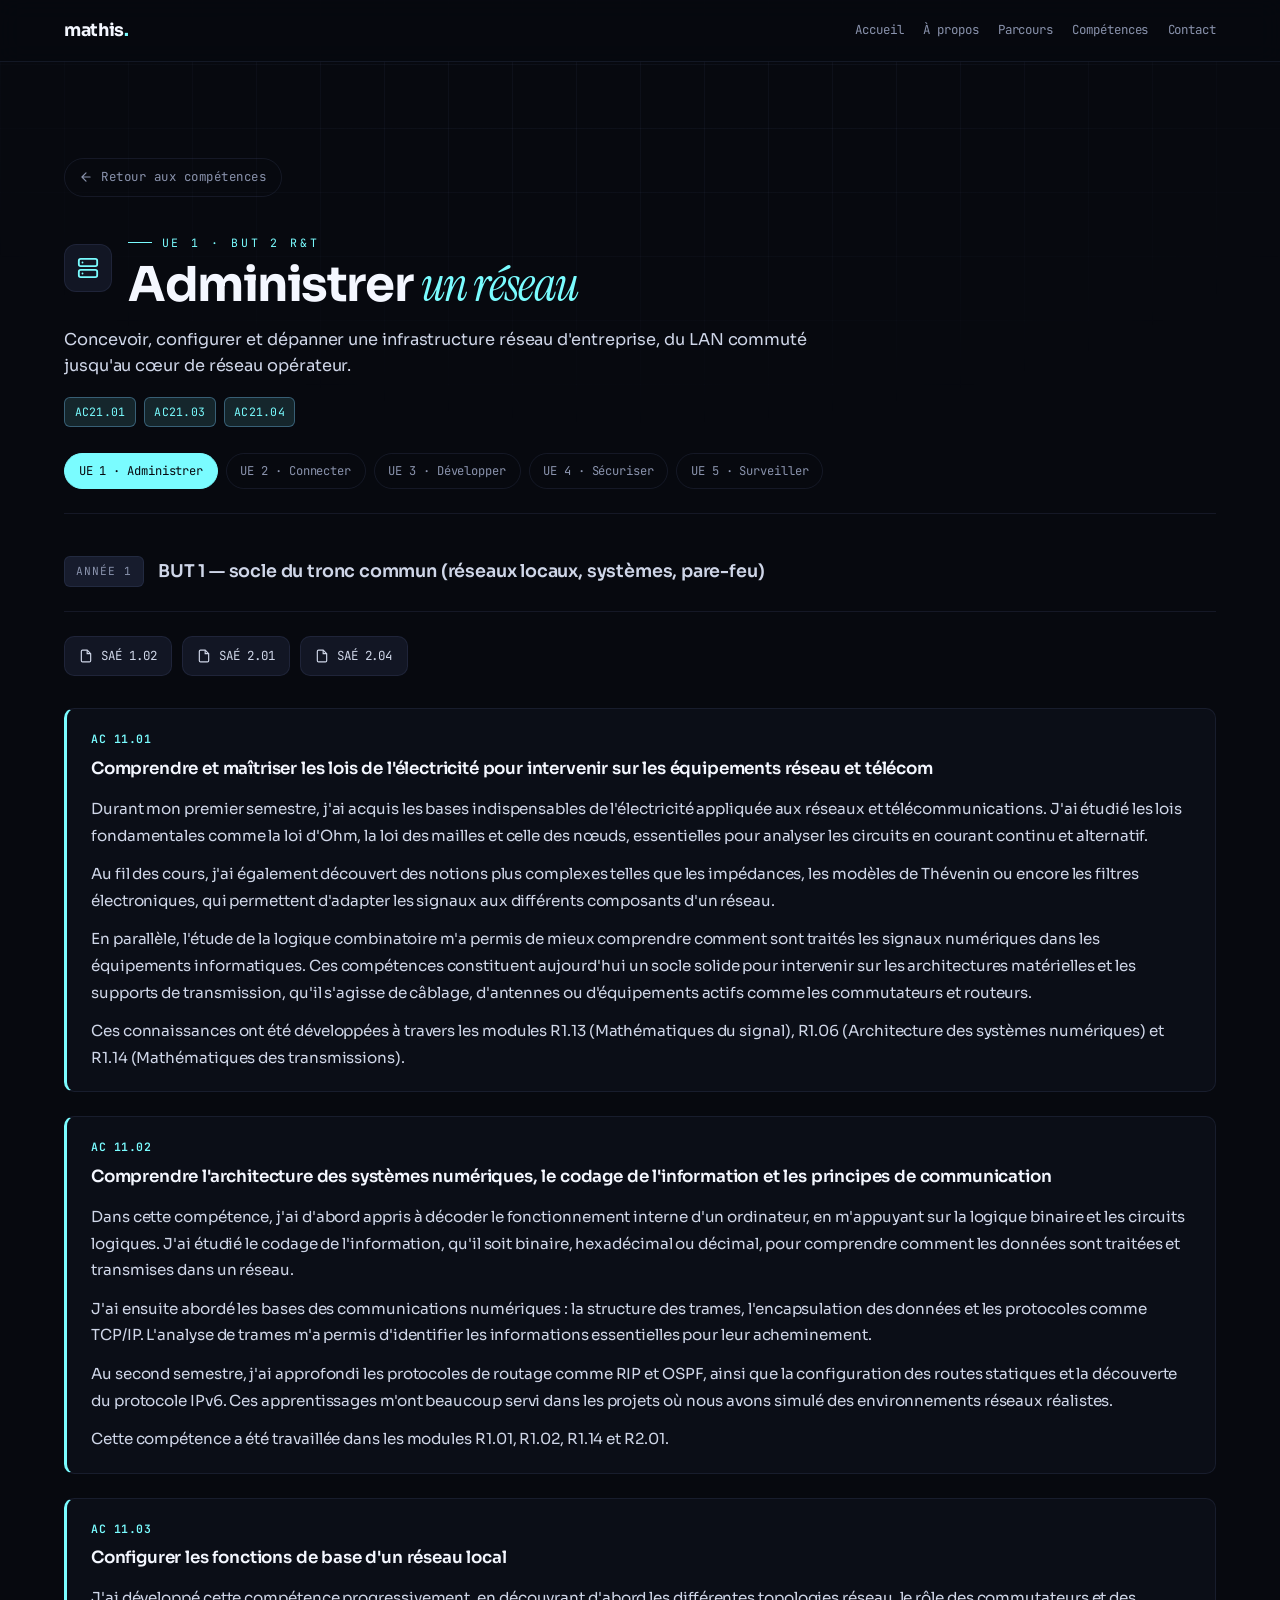
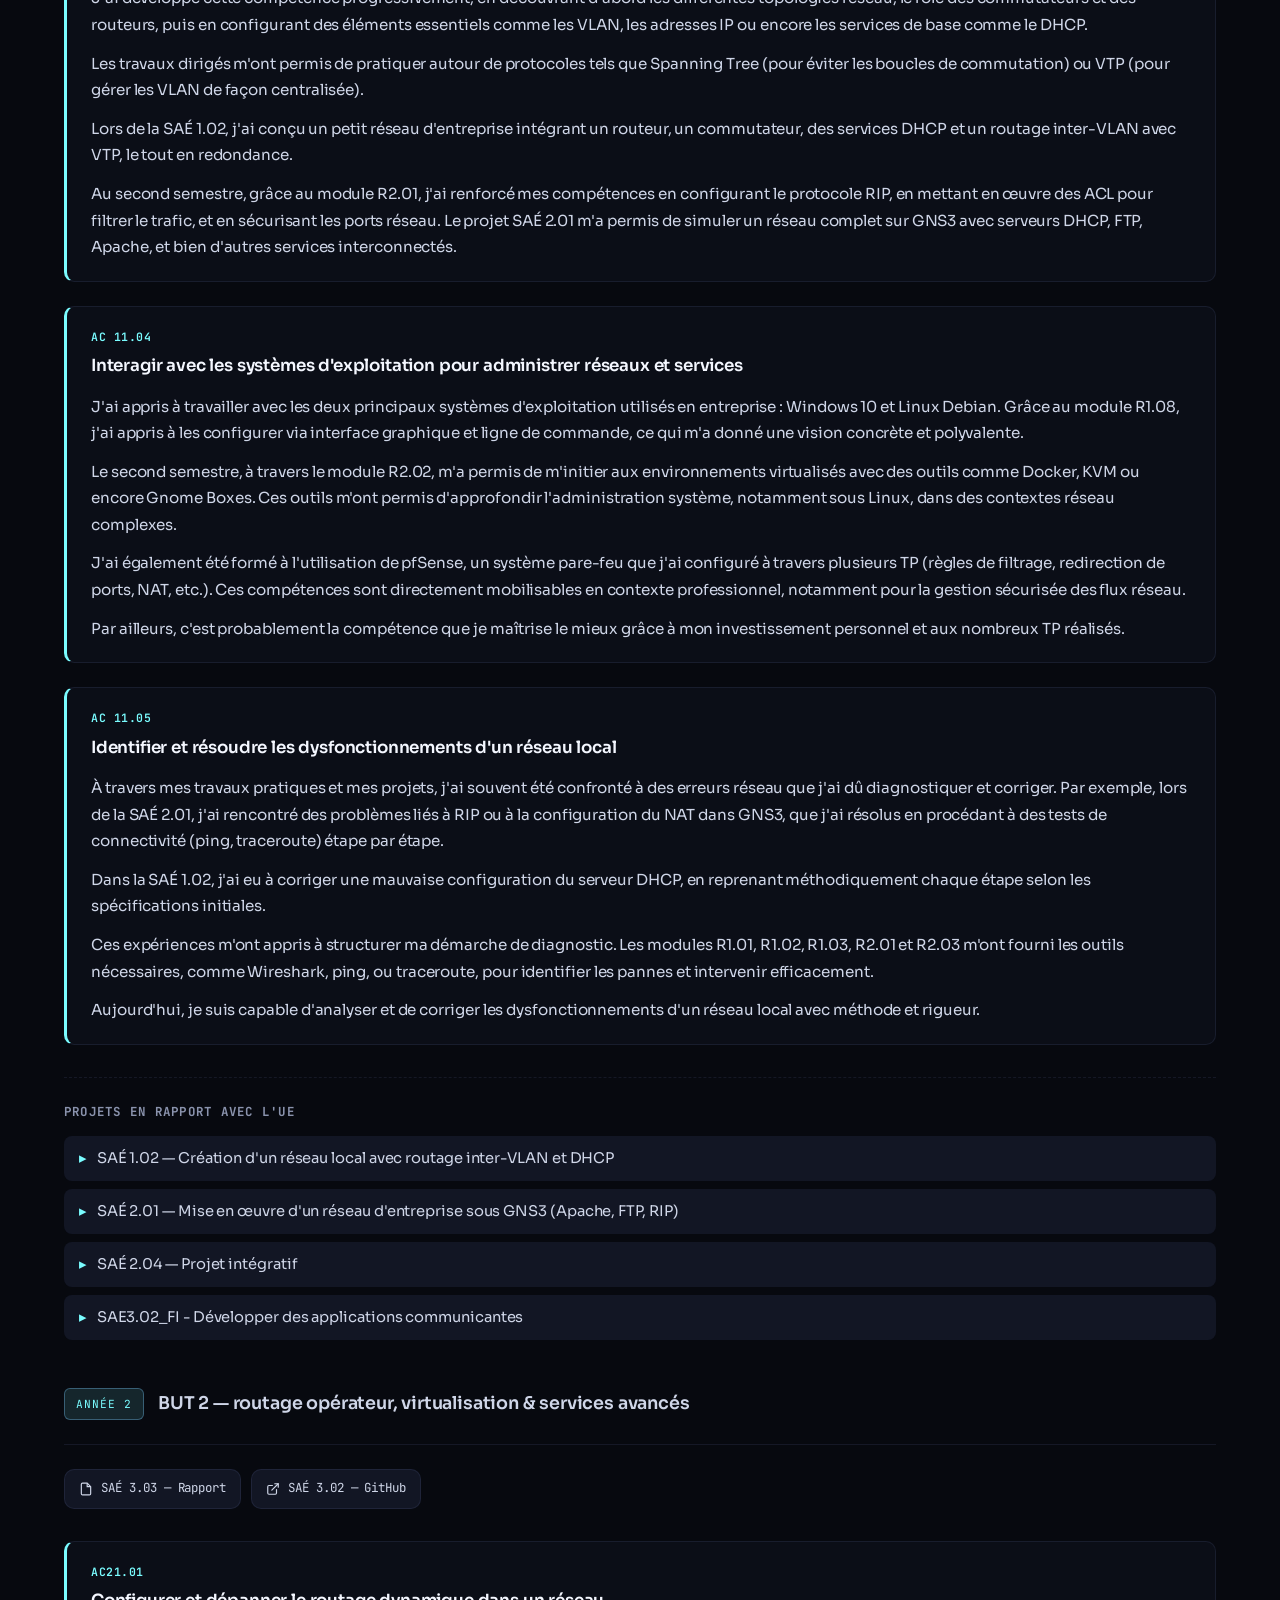
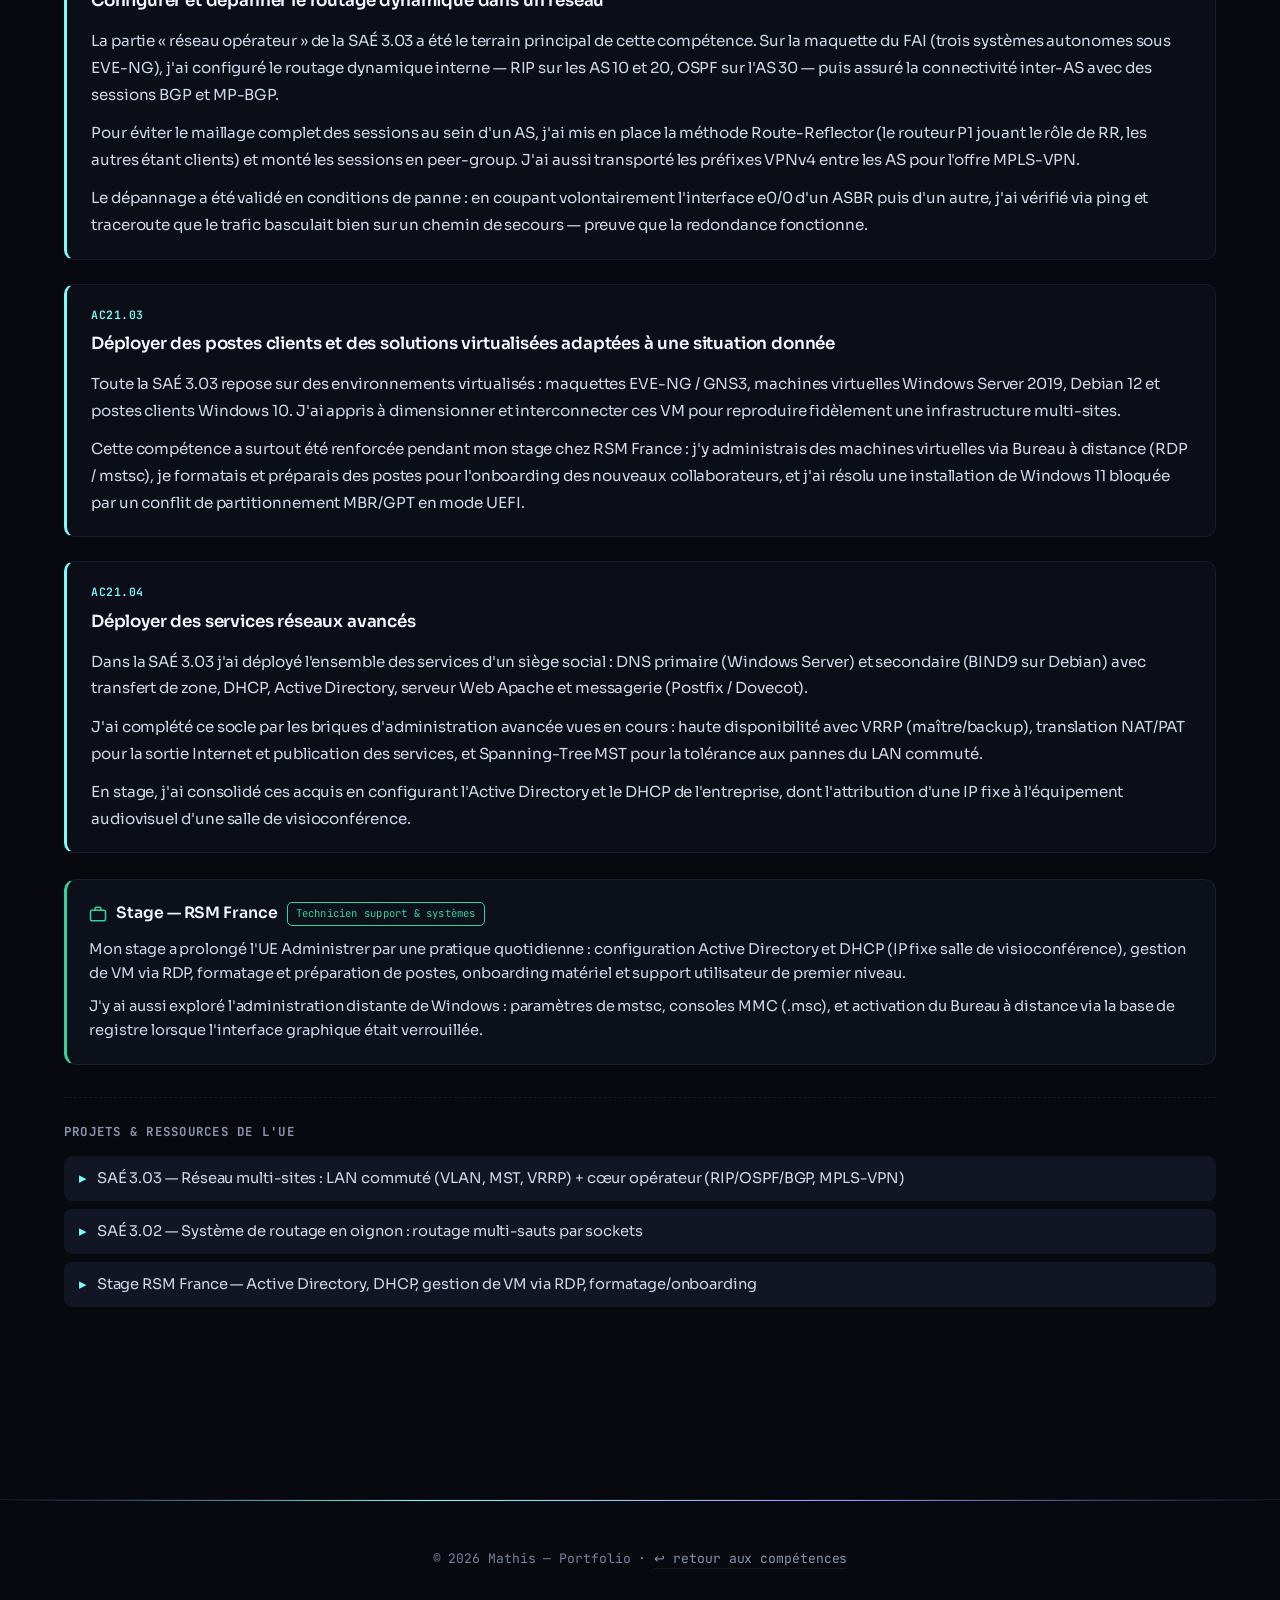
<file: ue1.html>
<!DOCTYPE html>
<html lang="fr" data-theme="dark">
<head>
<meta charset="UTF-8" />
<meta name="viewport" content="width=device-width, initial-scale=1.0" />
<title>Administrer un réseau · UE 1 · BUT 2 R&T — Mathis Halter</title>
<meta name="description" content="UE 1 — AC21, SAÉ 3.03 (LAN + cœur opérateur MPLS-VPN), SAÉ 3.02 et stage RSM France (AD/DHCP, VM via RDP)." />
<meta name="theme-color" content="#07090f" />
<link rel="icon" href="data:image/svg+xml,<svg xmlns=%22http://www.w3.org/2000/svg%22 viewBox=%220 0 100 100%22><text y=%22.9em%22 font-size=%2290%22>⚡</text></svg>" />
<link rel="preconnect" href="https://fonts.googleapis.com">
<link rel="preconnect" href="https://fonts.gstatic.com" crossorigin>
<link href="https://fonts.googleapis.com/css2?family=Instrument+Serif:ital@0;1&family=JetBrains+Mono:wght@300;400;500;600&family=Sora:wght@300;400;500;600;700;800&display=swap" rel="stylesheet">
<style>
/* ============================================
   1. DESIGN TOKENS — Variables CSS
   ============================================ */
:root {
  /* Couleurs dark (par défaut) */
  --bg-0: #07090f;
  --bg-1: #0b0e17;
  --bg-2: #121624;
  --bg-3: #1a2033;
  --surface: rgba(18, 22, 36, 0.6);
  --surface-hi: rgba(26, 32, 51, 0.85);
  --border: rgba(120, 140, 200, 0.12);
  --border-hi: rgba(120, 200, 255, 0.35);
  --text-0: #f4f7ff;
  --text-1: #cfd6e8;
  --text-2: #8a93ad;
  --text-3: #76809c; /* contraste relevé (~4.6:1 sur --bg-0) */
  --accent: #7afcff;      /* cyan néon */
  --accent-2: #a78bfa;    /* violet */
  --accent-3: #34d399;    /* vert subtil */
  --accent-warn: #fbbf24;
  --glow: rgba(122, 252, 255, 0.35);
  --glow-soft: rgba(122, 252, 255, 0.12);
  --grid: rgba(120, 140, 200, 0.06);
  --noise-opacity: 0.035;
}
[data-theme="light"] {
  --bg-0: #f5f6fa;
  --bg-1: #ffffff;
  --bg-2: #eef1f8;
  --bg-3: #e1e6f2;
  --surface: rgba(255, 255, 255, 0.7);
  --surface-hi: rgba(255, 255, 255, 0.95);
  --border: rgba(20, 30, 60, 0.1);
  --border-hi: rgba(20, 60, 120, 0.3);
  --text-0: #0b1024;
  --text-1: #2c3550;
  --text-2: #525c7a;
  --text-3: #5f6880; /* contraste relevé (~4.6:1 sur --bg-0 clair) */
  --accent: #0891b2;
  --accent-2: #7c3aed;
  --accent-3: #059669;
  --glow: rgba(8, 145, 178, 0.25);
  --glow-soft: rgba(8, 145, 178, 0.08);
  --grid: rgba(20, 30, 60, 0.05);
  --noise-opacity: 0.025;
}

/* ============================================
   2. RESET + BASE
   ============================================ */
*, *::before, *::after { box-sizing: border-box; margin: 0; padding: 0; }
html { -webkit-text-size-adjust: 100%; }
@media (prefers-reduced-motion: no-preference) {
  html { scroll-behavior: smooth; }
}
html.is-loading, html.is-loading body { overflow: hidden; }

body {
  font-family: 'Sora', -apple-system, sans-serif;
  background: var(--bg-0);
  color: var(--text-1);
  line-height: 1.65;
  overflow-x: hidden;
  font-weight: 400;
  letter-spacing: -0.005em;
  transition: background 0.5s ease, color 0.5s ease;
}

/* Grille de fond subtile (techy) */
body::before {
  content: '';
  position: fixed;
  inset: 0;
  background-image:
    linear-gradient(var(--grid) 1px, transparent 1px),
    linear-gradient(90deg, var(--grid) 1px, transparent 1px);
  background-size: 64px 64px;
  pointer-events: none;
  z-index: 0;
  mask-image: radial-gradient(ellipse 80% 60% at 50% 0%, #000 30%, transparent 80%);
}
/* Grain noise overlay */
body::after {
  content: '';
  position: fixed;
  inset: 0;
  pointer-events: none;
  z-index: 1;
  opacity: var(--noise-opacity);
  background-image: url("data:image/svg+xml;utf8,<svg aria-hidden="true" viewBox='0 0 200 200' xmlns='http://www.w3.org/2000/svg'><filter id='n'><feTurbulence type='fractalNoise' baseFrequency='0.9' numOctaves='2' stitchTiles='stitch'/></filter><rect width='100%25' height='100%25' filter='url(%23n)'/></svg>");
  mix-blend-mode: overlay;
}

img { max-width: 100%; display: block; }
a { color: inherit; text-decoration: none; }
button { font: inherit; color: inherit; background: none; border: none; cursor: pointer; }

::selection { background: var(--accent); color: var(--bg-0); }

/* Focus clavier visible (le focus souris reste discret via :focus-visible) */
:focus { outline: none; }
:focus-visible {
  outline: 2px solid var(--accent);
  outline-offset: 3px;
  border-radius: 4px;
}
.btn:focus-visible, .nav-link:focus-visible, .nav-tool:focus-visible,
.pdf-btn:focus-visible, .contact-link:focus-visible, .comp-header:focus-visible {
  outline: 2px solid var(--accent);
  outline-offset: 3px;
}

/* Scrollbar */
::-webkit-scrollbar { width: 10px; height: 10px; }
::-webkit-scrollbar-track { background: var(--bg-0); }
::-webkit-scrollbar-thumb {
  background: var(--bg-3);
  border-radius: 10px;
  border: 2px solid var(--bg-0);
}
::-webkit-scrollbar-thumb:hover { background: var(--accent); }

/* ============================================
   3. CURSOR CUSTOM
   ============================================ */
.cursor-dot, .cursor-ring {
  position: fixed;
  top: 0; left: 0;
  pointer-events: none;
  z-index: 9999;
  transform: translate(-50%, -50%);
  mix-blend-mode: difference;
}
.cursor-dot {
  width: 6px; height: 6px;
  background: var(--accent);
  border-radius: 50%;
  transition: opacity 0.2s;
  will-change: transform;
}
.cursor-ring {
  width: 36px; height: 36px;
  border: 1.5px solid var(--accent);
  border-radius: 50%;
  transition: width 0.25s, height 0.25s, border-color 0.25s, opacity 0.2s;
  opacity: 0.7;
  will-change: transform;
}
.cursor-ring.is-hover {
  width: 64px; height: 64px;
  border-color: var(--accent-2);
  background: rgba(167, 139, 250, 0.08);
}
@media (hover: none), (pointer: coarse) {
  .cursor-dot, .cursor-ring { display: none; }
  * { cursor: auto !important; }
}
body { cursor: none; }
a, button, [role="button"], input, textarea { cursor: none; }

/* ============================================
   4. LOADER D'INTRO
   ============================================ */
.loader {
  position: fixed; inset: 0;
  z-index: 10000;
  background: var(--bg-0);
  display: flex; flex-direction: column;
  align-items: center; justify-content: center;
  gap: 1.5rem;
  transition: opacity 0.8s ease, visibility 0.8s ease;
}
.loader.hidden { opacity: 0; visibility: hidden; }
.loader-logo {
  font-family: 'JetBrains Mono', monospace;
  font-size: 1.25rem;
  color: var(--text-2);
  letter-spacing: 0.2em;
  display: flex;
  gap: 0.5rem;
  align-items: baseline;
}
.loader-logo span { color: var(--accent); }
.loader-bar {
  width: min(280px, 60vw);
  height: 2px;
  background: var(--bg-2);
  overflow: hidden;
  position: relative;
}
.loader-bar::after {
  content: '';
  position: absolute;
  inset: 0;
  background: linear-gradient(90deg, transparent, var(--accent), var(--accent-2), transparent);
  animation: loaderSlide 1.5s ease-in-out infinite;
}
@keyframes loaderSlide {
  0% { transform: translateX(-100%); }
  100% { transform: translateX(100%); }
}
.loader-text {
  font-family: 'JetBrains Mono', monospace;
  font-size: 0.7rem;
  color: var(--text-3);
  letter-spacing: 0.3em;
  text-transform: uppercase;
}

/* ============================================
   5. SCROLL PROGRESS BAR
   ============================================ */
.scroll-progress {
  position: fixed;
  top: 0; left: 0;
  height: 2px;
  width: 100%;
  background: linear-gradient(90deg, var(--accent), var(--accent-2));
  z-index: 999;
  transform: scaleX(0);
  transform-origin: left;
  will-change: transform;
  box-shadow: 0 0 10px var(--glow);
}

/* ============================================
   6. NAVIGATION
   ============================================ */
.nav {
  position: fixed;
  top: 1.5rem;
  left: 50%;
  transform: translateX(-50%);
  z-index: 100;
  display: flex;
  align-items: center;
  gap: 0.5rem;
  padding: 0.5rem 0.6rem 0.5rem 1.25rem;
  background: rgba(11, 14, 23, 0.7);
  backdrop-filter: blur(20px) saturate(180%);
  -webkit-backdrop-filter: blur(20px) saturate(180%);
  border: 1px solid var(--border);
  border-radius: 999px;
  box-shadow: 0 8px 32px rgba(0, 0, 0, 0.4), inset 0 1px 0 rgba(255, 255, 255, 0.04);
  font-family: 'JetBrains Mono', monospace;
  font-size: 0.78rem;
  letter-spacing: 0.02em;
  animation: navSlideDown 0.8s cubic-bezier(0.16, 1, 0.3, 1) 1.5s both;
}
@keyframes navSlideDown {
  from { transform: translateX(-50%) translateY(-120%); opacity: 0; }
  to { transform: translateX(-50%) translateY(0); opacity: 1; }
}
[data-theme="light"] .nav {
  background: rgba(255, 255, 255, 0.7);
  box-shadow: 0 8px 32px rgba(0, 0, 0, 0.08);
}
.nav-brand {
  font-weight: 600;
  color: var(--text-0);
  padding-right: 1rem;
  margin-right: 0.25rem;
  border-right: 1px solid var(--border);
  display: flex;
  align-items: center;
  gap: 0.5rem;
}
.nav-brand::before {
  content: '';
  width: 8px; height: 8px;
  border-radius: 50%;
  background: var(--accent-3);
  box-shadow: 0 0 8px var(--accent-3);
  animation: pulse 2s ease-in-out infinite;
}
@keyframes pulse {
  0%, 100% { opacity: 1; }
  50% { opacity: 0.3; }
}
.nav-list { display: flex; list-style: none; gap: 0.1rem; }
.nav-link {
  color: var(--text-2);
  padding: 0.5rem 0.85rem;
  border-radius: 999px;
  transition: color 0.2s, background 0.2s;
  position: relative;
  overflow: hidden;
}
.nav-link::after {
  content: '';
  position: absolute;
  bottom: 4px; left: 50%; right: 50%;
  height: 2px;
  background: var(--accent);
  border-radius: 1px;
  transition: left 0.3s, right 0.3s;
}
.nav-link:hover::after, .nav-link.active::after { left: 12px; right: 12px; }
.nav-link:hover { color: var(--text-0); background: var(--bg-3); }
.nav-link.active { color: var(--accent); background: rgba(122, 252, 255, 0.08); }
.nav-tools { display: flex; gap: 0.25rem; padding-left: 0.5rem; margin-left: 0.25rem; border-left: 1px solid var(--border); }
.nav-tool {
  width: 34px; height: 34px;
  border-radius: 50%;
  display: grid;
  place-items: center;
  color: var(--text-2);
  transition: color 0.2s, background 0.2s, transform 0.2s;
  font-size: 0.7rem;
  font-weight: 600;
}
.nav-tool:hover { color: var(--accent); background: var(--bg-3); transform: scale(1.05); }
.nav-tool svg { width: 16px; height: 16px; }

/* Mobile nav menu (hamburger) */
.nav-toggle { display: none; }
@media (max-width: 720px) {
  .nav { padding: 0.5rem 0.6rem; gap: 0.25rem; }
  .nav-list { display: none; }
  .nav-list.open {
    display: flex;
    flex-direction: column;
    position: absolute;
    top: calc(100% + 0.75rem);
    left: 0; right: 0;
    background: rgba(11, 14, 23, 0.95);
    backdrop-filter: blur(20px);
    border: 1px solid var(--border);
    border-radius: 16px;
    padding: 0.5rem;
    gap: 0.1rem;
  }
  [data-theme="light"] .nav-list.open { background: rgba(255, 255, 255, 0.97); }
  .nav-toggle { display: grid; }
}

/* ============================================
   7. LAYOUT GLOBAL
   ============================================ */
.container {
  max-width: 1200px;
  margin: 0 auto;
  padding: 0 1.5rem;
  position: relative;
  z-index: 2;
}
section { position: relative; z-index: 2; }
/* Lazy-rendering : le navigateur ne calcule pas le layout/paint des sections hors écran */
section.section-pad {
  content-visibility: auto;
  contain-intrinsic-size: auto 1000px;
}
.section-pad { padding: 7rem 0; }
.section-pad-sm { padding: 5rem 0; }

.eyebrow {
  font-family: 'JetBrains Mono', monospace;
  font-size: 0.72rem;
  letter-spacing: 0.25em;
  text-transform: uppercase;
  color: var(--accent);
  display: inline-flex;
  align-items: center;
  gap: 0.6rem;
  margin-bottom: 1.25rem;
}
.eyebrow::before {
  content: '';
  width: 24px; height: 1px;
  background: var(--accent);
}

.section-title {
  font-family: 'Sora', sans-serif;
  font-size: clamp(2rem, 4.5vw, 3.4rem);
  font-weight: 700;
  line-height: 1.05;
  letter-spacing: -0.03em;
  color: var(--text-0);
  margin-bottom: 1rem;
}
.section-title em {
  font-family: 'Instrument Serif', serif;
  font-style: italic;
  font-weight: 400;
  color: var(--accent);
}
.section-sub {
  color: var(--text-2);
  font-size: 1.05rem;
  max-width: 640px;
  margin-bottom: 3rem;
}

/* ============================================
   8. HERO
   ============================================ */
.hero {
  min-height: 100vh;
  display: flex;
  align-items: center;
  position: relative;
  padding: 8rem 0 4rem;
  overflow: hidden;
}
.hero-bg {
  position: absolute;
  inset: 0;
  z-index: 0;
}
#globe-canvas {
  position: absolute;
  top: 50%; right: -10%;
  transform: translateY(-50%);
  width: 75vmin; height: 75vmin;
  z-index: 0;
  pointer-events: none;
  opacity: 0.95;
}
.hero-gradient {
  position: absolute;
  inset: 0;
  background:
    radial-gradient(ellipse 60% 50% at 80% 50%, var(--glow-soft), transparent 70%),
    radial-gradient(ellipse 50% 40% at 20% 30%, rgba(167, 139, 250, 0.08), transparent 70%);
  z-index: 0;
}
.hero-content {
  position: relative;
  z-index: 2;
  max-width: 700px;
}
.hero-status {
  display: inline-flex;
  align-items: center;
  gap: 0.6rem;
  padding: 0.4rem 0.85rem;
  background: var(--surface);
  border: 1px solid var(--border);
  border-radius: 999px;
  font-family: 'JetBrains Mono', monospace;
  font-size: 0.72rem;
  color: var(--text-2);
  margin-bottom: 1.5rem;
  backdrop-filter: blur(10px);
}
.hero-status .dot {
  width: 6px; height: 6px;
  border-radius: 50%;
  background: var(--accent-3);
  box-shadow: 0 0 10px var(--accent-3);
  animation: pulse 2s ease-in-out infinite;
}
.hero h1 {
  font-family: 'Sora', sans-serif;
  font-size: clamp(2.75rem, 8vw, 5.5rem);
  font-weight: 800;
  line-height: 0.98;
  letter-spacing: -0.04em;
  color: var(--text-0);
  margin-bottom: 1rem;
}
.hero h1 .accent {
  font-family: 'Instrument Serif', serif;
  font-style: italic;
  font-weight: 400;
  color: var(--accent);
  position: relative;
  white-space: nowrap;
}
.hero h1 .accent::after {
  content: '';
  position: absolute;
  left: 0; right: 0; bottom: -0.05em;
  height: 3px;
  background: linear-gradient(90deg, transparent, var(--accent), transparent);
  opacity: 0.5;
}
.hero-subtitle {
  font-family: 'JetBrains Mono', monospace;
  font-size: clamp(0.85rem, 1.6vw, 1rem);
  color: var(--text-2);
  margin-bottom: 1.5rem;
  letter-spacing: 0.02em;
  min-height: 1.65em; /* réserve la hauteur : pas de layout shift quand le texte se vide */
}
.hero-subtitle .typed-cursor {
  display: inline-block;
  width: 9px; height: 1em;
  background: var(--accent);
  vertical-align: text-bottom;
  margin-left: 2px;
  animation: blink 1s steps(2) infinite;
}
@keyframes blink { 50% { opacity: 0; } }
.hero-desc {
  font-size: 1.1rem;
  color: var(--text-1);
  margin-bottom: 2.5rem;
  max-width: 540px;
}

/* Boutons */
.btn-row { display: flex; gap: 1rem; flex-wrap: wrap; }
.btn {
  display: inline-flex;
  align-items: center;
  gap: 0.6rem;
  padding: 0.95rem 1.6rem;
  border-radius: 999px;
  font-family: 'JetBrains Mono', monospace;
  font-size: 0.85rem;
  font-weight: 500;
  letter-spacing: 0.02em;
  transition: transform 0.25s, box-shadow 0.25s, background 0.25s, color 0.25s, border-color 0.25s;
  position: relative;
  overflow: hidden;
  border: 1px solid transparent;
}
.btn-primary {
  background: var(--accent);
  color: var(--bg-0);
  box-shadow: 0 0 0 0 var(--glow);
}
.btn-primary:hover {
  transform: translateY(-2px);
  box-shadow: 0 10px 30px var(--glow);
}
.btn-primary::after {
  content: '';
  position: absolute;
  top: 0; left: -100%;
  width: 100%; height: 100%;
  background: linear-gradient(90deg, transparent, rgba(255,255,255,0.3), transparent);
  transition: left 0.6s;
}
.btn-primary:hover::after { left: 100%; }
.btn-ghost {
  background: var(--surface);
  color: var(--text-0);
  border-color: var(--border);
  backdrop-filter: blur(10px);
}
.btn-ghost:hover {
  border-color: var(--border-hi);
  background: var(--surface-hi);
  transform: translateY(-2px);
}
.btn-arrow {
  width: 1em; height: 1em;
  transition: transform 0.25s;
}
.btn:hover .btn-arrow { transform: translateX(3px); }

/* Hero stats en bas */
.hero-stats {
  position: absolute;
  bottom: 3rem;
  left: 1.5rem;
  right: 1.5rem;
  max-width: 1200px;
  margin: 0 auto;
  display: flex;
  justify-content: space-between;
  gap: 2rem;
  font-family: 'JetBrains Mono', monospace;
  font-size: 0.72rem;
  color: var(--text-3);
  letter-spacing: 0.1em;
  z-index: 2;
}
.hero-stats .scroll-hint {
  display: flex;
  align-items: center;
  gap: 0.5rem;
}
.hero-stats .scroll-hint .line {
  display: inline-block;
  width: 30px; height: 1px;
  background: var(--text-3);
  position: relative;
  overflow: hidden;
}
.hero-stats .scroll-hint .line::after {
  content: '';
  position: absolute;
  inset: 0;
  background: var(--accent);
  animation: scrollLine 2s ease-in-out infinite;
}
@keyframes scrollLine {
  0% { transform: translateX(-100%); }
  50% { transform: translateX(0); }
  100% { transform: translateX(100%); }
}
@media (max-width: 640px) {
  #globe-canvas { width: 90vmin; height: 90vmin; right: -30%; top: 60%; opacity: 0.5; }
  .hero-stats { position: relative; bottom: auto; flex-direction: column; gap: 0.5rem; margin-top: 3rem; }
}

/* ============================================
   9. CARDS, CARDS, CARDS
   ============================================ */
.card {
  background: var(--surface);
  border: 1px solid var(--border);
  border-radius: 16px;
  padding: 1.75rem;
  backdrop-filter: blur(20px) saturate(150%);
  -webkit-backdrop-filter: blur(20px) saturate(150%);
  position: relative;
  overflow: hidden;
  transition: transform 0.3s, border-color 0.3s, box-shadow 0.3s;
}
.card::before {
  content: '';
  position: absolute;
  inset: 0;
  background: radial-gradient(circle 200px at var(--mx, 50%) var(--my, 50%), var(--glow-soft), transparent 70%);
  opacity: 0;
  transition: opacity 0.3s;
  pointer-events: none;
}
.card:hover {
  border-color: var(--border-hi);
  transform: translateY(-4px);
  box-shadow: 0 20px 60px rgba(0,0,0,0.4);
}
.card:hover::before { opacity: 1; }

/* ============================================
   10. ABOUT / Qui suis-je
   ============================================ */
.about-grid {
  display: grid;
  grid-template-columns: 1.1fr 0.9fr;
  gap: 4rem;
  align-items: start;
}
@media (max-width: 900px) { .about-grid { grid-template-columns: 1fr; gap: 2.5rem; } }
.about-text p {
  font-size: 1.15rem;
  color: var(--text-1);
  margin-bottom: 1.25rem;
  line-height: 1.75;
}
.about-text p .highlight {
  color: var(--accent);
  font-weight: 500;
}
.about-stats {
  display: grid;
  grid-template-columns: repeat(2, 1fr);
  gap: 1rem;
}
.stat {
  padding: 1.5rem;
  background: var(--surface);
  border: 1px solid var(--border);
  border-radius: 14px;
  backdrop-filter: blur(10px);
  position: relative;
  overflow: hidden;
  transition: transform 0.3s, border-color 0.3s, box-shadow 0.3s;
}
.stat::before {
  content: '';
  position: absolute;
  inset: 0;
  background: radial-gradient(circle at 50% 0%, var(--glow-soft), transparent 70%);
  opacity: 0;
  transition: opacity 0.3s;
}
.stat:hover::before { opacity: 1; }
.stat:hover {
  transform: translateY(-4px);
  border-color: var(--border-hi);
  box-shadow: 0 12px 40px rgba(0,0,0,0.3);
}
.stat-value {
  font-family: 'Sora', sans-serif;
  font-size: 2.5rem;
  font-weight: 700;
  color: var(--text-0);
  line-height: 1;
  margin-bottom: 0.4rem;
  letter-spacing: -0.03em;
  display: flex;
  align-items: baseline;
  gap: 0.2rem;
  transition: color 0.3s;
}
.stat:hover .stat-value { color: var(--accent); }
.stat-value .unit {
  font-size: 1.25rem;
  color: var(--accent);
  font-weight: 500;
}
.stat-label {
  font-family: 'JetBrains Mono', monospace;
  font-size: 0.72rem;
  color: var(--text-2);
  letter-spacing: 0.05em;
}

/* ============================================
   11. SKILLS GRID
   ============================================ */
.skills-grid {
  display: grid;
  grid-template-columns: repeat(auto-fit, minmax(260px, 1fr));
  gap: 1.25rem;
  margin-top: 3rem;
}
.skill-card {
  padding: 2rem;
}
.skill-card .skill-icon {
  width: 44px; height: 44px;
  border-radius: 12px;
  background: linear-gradient(135deg, var(--accent), var(--accent-2));
  display: grid;
  place-items: center;
  margin-bottom: 1.25rem;
  color: var(--bg-0);
  box-shadow: 0 8px 20px var(--glow);
}
.skill-card .skill-icon svg { width: 22px; height: 22px; }
.skill-card h3 {
  font-family: 'Sora', sans-serif;
  font-size: 1.15rem;
  font-weight: 600;
  color: var(--text-0);
  margin-bottom: 0.6rem;
  letter-spacing: -0.01em;
}
.skill-card p {
  color: var(--text-2);
  font-size: 0.92rem;
  line-height: 1.6;
}
.skill-tags {
  display: flex; flex-wrap: wrap; gap: 0.4rem;
  margin-top: 1rem;
}
.skill-tag {
  font-family: 'JetBrains Mono', monospace;
  font-size: 0.7rem;
  padding: 0.25rem 0.6rem;
  border-radius: 999px;
  background: var(--bg-2);
  color: var(--text-2);
  border: 1px solid var(--border);
  display: inline-block;
  transition: background 0.2s cubic-bezier(0.34, 1.56, 0.64, 1),
              color 0.2s, border-color 0.2s, transform 0.2s cubic-bezier(0.34, 1.56, 0.64, 1),
              box-shadow 0.2s;
}
.skill-tag:hover {
  background: var(--accent);
  color: var(--bg-0);
  border-color: var(--accent);
  transform: translateY(-2px) scale(1.05);
  box-shadow: 0 4px 12px var(--glow);
}

/* ============================================
   12. TIMELINE (Parcours)
   ============================================ */
.timeline {
  position: relative;
  max-width: 800px;
  margin: 3rem auto 0;
  padding-left: 2rem;
}
.timeline::before {
  content: '';
  position: absolute;
  left: 0;
  top: 0; bottom: 0;
  width: 1px;
  background: linear-gradient(to bottom, transparent, var(--accent), var(--accent-2), transparent);
  background-size: 1px 200%;
  animation: timelineFlow 3s ease-in-out infinite;
}
@keyframes timelineFlow {
  0% { background-position: 0 -100%; }
  100% { background-position: 0 200%; }
}
.timeline-item {
  position: relative;
  padding-bottom: 2.5rem;
}
.timeline-item:last-child { padding-bottom: 0; }
.timeline-item::before {
  content: '';
  position: absolute;
  left: -2.35rem;
  top: 0.5rem;
  width: 12px; height: 12px;
  border-radius: 50%;
  background: var(--bg-0);
  border: 2px solid var(--accent);
  box-shadow: 0 0 0 4px var(--bg-0), 0 0 12px var(--glow);
  transition: box-shadow 0.4s, transform 0.4s;
}
.timeline-item.is-visible::before {
  animation: dotPop 0.5s cubic-bezier(0.34, 1.56, 0.64, 1) forwards;
}
@keyframes dotPop {
  0% { transform: scale(0); opacity: 0; }
  60% { transform: scale(1.4); }
  100% { transform: scale(1); opacity: 1; }
}
.timeline-date {
  font-family: 'JetBrains Mono', monospace;
  font-size: 0.72rem;
  letter-spacing: 0.1em;
  color: var(--accent);
  text-transform: uppercase;
  margin-bottom: 0.4rem;
}
.timeline-title {
  font-family: 'Sora', sans-serif;
  font-size: 1.25rem;
  font-weight: 600;
  color: var(--text-0);
  margin-bottom: 0.5rem;
  letter-spacing: -0.01em;
}
.timeline-desc {
  color: var(--text-2);
  font-size: 0.98rem;
  line-height: 1.65;
}

/* ============================================
   13. COMPETENCES / ACCORDION SAE
   ============================================ */
.competences-wrap {
  display: flex;
  flex-direction: column;
  gap: 1rem;
  margin-top: 3rem;
}

/* Séparateur entre tronc commun et spécialisation cyber */
.comp-divider {
  display: flex;
  align-items: center;
  gap: 1rem;
  margin: 2.5rem 0 1rem;
  font-family: 'JetBrains Mono', monospace;
  font-size: 0.72rem;
  letter-spacing: 0.25em;
  text-transform: uppercase;
  color: var(--accent-2);
}
.comp-divider::before,
.comp-divider::after {
  content: '';
  flex: 1;
  height: 1px;
  background: linear-gradient(90deg, transparent, var(--border-hi), transparent);
}
.comp-divider .badge {
  display: inline-flex;
  align-items: center;
  gap: 0.5rem;
  padding: 0.35rem 0.85rem;
  border: 1px solid var(--accent-2);
  border-radius: 999px;
  color: var(--accent-2);
  background: rgba(167, 139, 250, 0.08);
}
.comp-divider .badge svg { width: 12px; height: 12px; }

/* Variante cyber : accent violet au lieu de cyan */
.comp-card.is-cyber { border-color: rgba(167, 139, 250, 0.18); }
.comp-card.is-cyber:hover { border-color: rgba(167, 139, 250, 0.45); }
.comp-card.is-cyber .comp-icon { color: var(--accent-2); }
.comp-card.is-cyber.is-open .comp-icon { background: var(--accent-2); color: var(--bg-0); }
.comp-card.is-cyber.is-open .comp-chevron { background: var(--accent-2); }
.comp-card.is-cyber .ac-item { border-left-color: var(--accent-2); }
.comp-card.is-cyber .ac-code { color: var(--accent-2); }
.comp-card.is-cyber .pdf-btn:hover { background: var(--accent-2); border-color: var(--accent-2); }
.comp-card.is-cyber .related-projects li::before { color: var(--accent-2); }

.comp-card {
  background: var(--surface);
  border: 1px solid var(--border);
  border-radius: 18px;
  overflow: hidden;
  backdrop-filter: blur(20px) saturate(150%);
  transition: border-color 0.3s;
}
.comp-card:hover { border-color: var(--border-hi); }
.comp-header {
  display: flex;
  align-items: center;
  gap: 1.25rem;
  padding: 1.5rem 1.75rem;
  width: 100%;
  text-align: left;
  transition: background 0.25s;
  border-radius: 18px;
}
.comp-header:hover { background: var(--surface-hi); }
.comp-icon {
  flex-shrink: 0;
  width: 48px; height: 48px;
  border-radius: 12px;
  background: var(--bg-2);
  border: 1px solid var(--border);
  display: grid;
  place-items: center;
  color: var(--accent);
  transition: transform 0.3s;
}
.comp-icon svg { width: 22px; height: 22px; }
.comp-card.is-open .comp-icon { transform: rotate(8deg) scale(1.05); background: var(--accent); color: var(--bg-0); }
.comp-title-wrap { flex: 1; min-width: 0; }
.comp-title {
  font-family: 'Sora', sans-serif;
  font-size: 1.3rem;
  font-weight: 600;
  color: var(--text-0);
  letter-spacing: -0.01em;
  margin-bottom: 0.15rem;
}
.comp-subtitle {
  font-family: 'JetBrains Mono', monospace;
  font-size: 0.72rem;
  color: var(--text-2);
  letter-spacing: 0.05em;
}
.comp-chevron {
  flex-shrink: 0;
  width: 36px; height: 36px;
  border-radius: 50%;
  background: var(--bg-2);
  border: 1px solid var(--border);
  display: grid;
  place-items: center;
  color: var(--text-2);
  transition: transform 0.4s cubic-bezier(0.65, 0, 0.35, 1), background 0.3s;
}
.comp-card.is-open .comp-chevron {
  transform: rotate(180deg);
  background: var(--accent);
  color: var(--bg-0);
}

.comp-panel {
  display: grid;
  grid-template-rows: 0fr;
  transition: grid-template-rows 0.5s cubic-bezier(0.65, 0, 0.35, 1);
}
.comp-card.is-open .comp-panel { grid-template-rows: 1fr; }
.comp-panel-inner {
  overflow: hidden;
  min-height: 0;
}
.comp-panel-content {
  padding: 0.5rem 1.75rem 2rem;
  border-top: 1px solid var(--border);
  margin-top: 0;
}

/* PDF buttons */
.pdf-row {
  display: flex; flex-wrap: wrap; gap: 0.6rem;
  margin: 1.5rem 0 2rem;
}
.pdf-btn {
  display: inline-flex;
  align-items: center;
  gap: 0.5rem;
  padding: 0.55rem 0.9rem;
  background: var(--bg-2);
  border: 1px solid var(--border);
  border-radius: 10px;
  font-family: 'JetBrains Mono', monospace;
  font-size: 0.78rem;
  color: var(--text-1);
  transition: all 0.25s;
}
.pdf-btn:hover {
  background: var(--accent);
  color: var(--bg-0);
  border-color: var(--accent);
  transform: translateY(-2px);
}
.pdf-btn svg { width: 14px; height: 14px; }

/* AC items */
.ac-list { display: flex; flex-direction: column; gap: 1.5rem; }
.ac-item {
  padding: 1.25rem 1.5rem;
  background: var(--bg-1);
  border: 1px solid var(--border);
  border-left: 3px solid var(--accent);
  border-radius: 10px;
}
[data-theme="light"] .ac-item { background: var(--bg-2); }
.ac-code {
  font-family: 'JetBrains Mono', monospace;
  font-size: 0.72rem;
  color: var(--accent);
  letter-spacing: 0.05em;
  font-weight: 600;
  margin-bottom: 0.4rem;
}
.ac-title {
  font-family: 'Sora', sans-serif;
  font-size: 1.05rem;
  font-weight: 600;
  color: var(--text-0);
  margin-bottom: 0.85rem;
  letter-spacing: -0.01em;
}
.ac-text {
  font-size: 0.95rem;
  color: var(--text-1);
  line-height: 1.75;
}
.ac-text p { margin-bottom: 0.75rem; }
.ac-text p:last-child { margin-bottom: 0; }

.related-projects {
  margin-top: 2rem;
  padding-top: 1.5rem;
  border-top: 1px dashed var(--border);
}
.related-projects h4 {
  font-family: 'JetBrains Mono', monospace;
  font-size: 0.78rem;
  color: var(--text-2);
  letter-spacing: 0.1em;
  text-transform: uppercase;
  margin-bottom: 0.85rem;
}
.related-projects ul { list-style: none; display: flex; flex-direction: column; gap: 0.5rem; }
.related-projects li {
  padding: 0.65rem 0.95rem;
  background: var(--bg-2);
  border-radius: 8px;
  font-size: 0.92rem;
  color: var(--text-1);
  display: flex;
  align-items: center;
  gap: 0.6rem;
}
.related-projects li::before {
  content: '▸';
  color: var(--accent);
  flex-shrink: 0;
}

/* ============================================
   14. CONTACT
   ============================================ */
.contact-wrap {
  display: grid;
  grid-template-columns: 1fr 1fr;
  gap: 4rem;
  align-items: start;
}
@media (max-width: 800px) { .contact-wrap { grid-template-columns: 1fr; gap: 2rem; } }
.contact-info { display: flex; flex-direction: column; gap: 1rem; }
.contact-link {
  display: flex;
  align-items: center;
  gap: 1rem;
  padding: 1.25rem;
  background: var(--surface);
  border: 1px solid var(--border);
  border-radius: 14px;
  transition: transform 0.3s cubic-bezier(0.34, 1.56, 0.64, 1), border-color 0.3s, box-shadow 0.3s;
}
.contact-link:hover {
  transform: translateX(8px) scale(1.01);
  box-shadow: -4px 0 20px var(--glow-soft);
  border-color: var(--accent);
}
.contact-link-icon {
  width: 40px; height: 40px;
  border-radius: 10px;
  background: var(--bg-2);
  display: grid;
  place-items: center;
  color: var(--accent);
  flex-shrink: 0;
  transition: transform 0.3s cubic-bezier(0.34, 1.56, 0.64, 1), background 0.3s, color 0.3s;
}
.contact-link:hover .contact-link-icon {
  background: var(--accent);
  color: var(--bg-0);
  transform: rotate(10deg) scale(1.1);
}
.contact-link-icon svg { width: 18px; height: 18px; }
.contact-link-label {
  font-family: 'JetBrains Mono', monospace;
  font-size: 0.7rem;
  color: var(--text-3);
  letter-spacing: 0.1em;
  text-transform: uppercase;
}
.contact-link-value {
  font-size: 1rem;
  color: var(--text-0);
  font-weight: 500;
}

.contact-form {
  background: var(--surface);
  border: 1px solid var(--border);
  border-radius: 18px;
  padding: 2rem;
  backdrop-filter: blur(20px);
  display: flex;
  flex-direction: column;
  gap: 1rem;
}
.contact-form label {
  display: block;
  font-family: 'JetBrains Mono', monospace;
  font-size: 0.7rem;
  color: var(--text-2);
  letter-spacing: 0.1em;
  text-transform: uppercase;
  margin-bottom: 0.4rem;
}
.contact-form input,
.contact-form textarea {
  width: 100%;
  padding: 0.85rem 1rem;
  background: var(--bg-1);
  border: 1px solid var(--border);
  border-radius: 10px;
  color: var(--text-0);
  font-family: 'Sora', sans-serif;
  font-size: 0.95rem;
  transition: border-color 0.25s, background 0.25s;
}
[data-theme="light"] .contact-form input, [data-theme="light"] .contact-form textarea { background: var(--bg-2); }
.contact-form input:focus,
.contact-form textarea:focus {
  outline: none;
  border-color: var(--accent);
  box-shadow: 0 0 0 3px var(--glow-soft);
}
.contact-form textarea { resize: vertical; min-height: 120px; }
.contact-form button {
  margin-top: 0.5rem;
  padding: 1rem;
  background: var(--accent);
  color: var(--bg-0);
  border: none;
  border-radius: 10px;
  font-family: 'JetBrains Mono', monospace;
  font-size: 0.85rem;
  font-weight: 600;
  letter-spacing: 0.05em;
  transition: background 0.25s, transform 0.25s, box-shadow 0.25s;
}
.contact-form button:hover {
  transform: translateY(-2px);
  box-shadow: 0 10px 30px var(--glow);
}

/* ============================================
   15. FOOTER
   ============================================ */
footer {
  border-top: 1px solid var(--border);
  padding: 3rem 0 2rem;
  font-family: 'JetBrains Mono', monospace;
  font-size: 0.8rem;
  color: var(--text-3);
  margin-top: 4rem;
}
.footer-grid {
  display: flex;
  justify-content: space-between;
  align-items: center;
  gap: 1rem;
  flex-wrap: wrap;
}
.footer-grid .made-with { display: flex; align-items: center; gap: 0.5rem; }
.footer-grid .made-with .heart { color: var(--accent); animation: pulse 2s ease-in-out infinite; }

/* ============================================
   16. REVEAL ANIMATIONS
   ============================================ */
.reveal {
  opacity: 0;
  transform: translateY(40px) scale(0.98);
  transition: opacity 0.9s cubic-bezier(0.16, 1, 0.3, 1), transform 0.9s cubic-bezier(0.16, 1, 0.3, 1);
}
.reveal.is-visible {
  opacity: 1;
  transform: translateY(0) scale(1);
}
.reveal-stagger > * {
  opacity: 0;
  transform: translateY(20px);
  transition: opacity 0.7s cubic-bezier(0.16, 1, 0.3, 1), transform 0.7s cubic-bezier(0.16, 1, 0.3, 1);
}
.reveal-stagger.is-visible > * { opacity: 1; transform: translateY(0); }
.reveal-stagger.is-visible > *:nth-child(1) { transition-delay: 0.05s; }
.reveal-stagger.is-visible > *:nth-child(2) { transition-delay: 0.15s; }
.reveal-stagger.is-visible > *:nth-child(3) { transition-delay: 0.25s; }
.reveal-stagger.is-visible > *:nth-child(4) { transition-delay: 0.35s; }
.reveal-stagger.is-visible > *:nth-child(5) { transition-delay: 0.45s; }
.reveal-stagger.is-visible > *:nth-child(6) { transition-delay: 0.55s; }

@media (prefers-reduced-motion: reduce) {
  *, *::before, *::after {
    animation-duration: 0.01ms !important;
    transition-duration: 0.01ms !important;
  }
  .reveal, .reveal-stagger > * { opacity: 1; transform: none; }
}

/* ============================================
   17. AURORA / NEBULA BG
   ============================================ */
.aurora-layer {
  position: fixed;
  inset: 0;
  z-index: 0;
  pointer-events: none;
  overflow: hidden;
}
.aurora-blob {
  position: absolute;
  border-radius: 50%;
  filter: blur(80px);
  opacity: 0.12;
  will-change: transform;
}
.aurora-blob-1 {
  width: 70vw; height: 55vw;
  background: radial-gradient(ellipse, #7afcff 0%, #a78bfa 60%, transparent 100%);
  top: -20%; left: -15%;
  animation: auroraFloat1 18s ease-in-out infinite;
}
.aurora-blob-2 {
  width: 55vw; height: 60vw;
  background: radial-gradient(ellipse, #a78bfa 0%, #34d399 50%, transparent 100%);
  bottom: -20%; right: -10%;
  animation: auroraFloat2 22s ease-in-out infinite;
}
.aurora-blob-3 {
  width: 40vw; height: 40vw;
  background: radial-gradient(ellipse, #7afcff 0%, transparent 70%);
  top: 40%; left: 40%;
  animation: auroraFloat3 15s ease-in-out infinite;
}
@keyframes auroraFloat1 {
  0%,100% { transform: translate(0,0) scale(1) rotate(0deg); }
  33% { transform: translate(8vw, 5vh) scale(1.08) rotate(8deg); }
  66% { transform: translate(-4vw, 10vh) scale(0.95) rotate(-5deg); }
}
@keyframes auroraFloat2 {
  0%,100% { transform: translate(0,0) scale(1) rotate(0deg); }
  40% { transform: translate(-10vw, -6vh) scale(1.12) rotate(-10deg); }
  70% { transform: translate(5vw, 4vh) scale(0.9) rotate(6deg); }
}
@keyframes auroraFloat3 {
  0%,100% { transform: translate(0,0) scale(1); opacity: 0.07; }
  50% { transform: translate(-6vw, 8vh) scale(1.2); opacity: 0.13; }
}
[data-theme="light"] .aurora-blob { opacity: 0.07; }

/* ============================================
   18. HERO GLITCH EFFECT
   ============================================ */
.hero h1 .accent {
  --glitch-color: var(--accent);
}
.hero h1 .accent.glitch-active::before,
.hero h1 .accent.glitch-active::after {
  content: attr(data-text);
  position: absolute;
  left: 0; top: 0;
  white-space: nowrap;
}
.hero h1 .accent.glitch-active::before {
  color: var(--accent-2);
  clip-path: polygon(0 20%, 100% 20%, 100% 40%, 0 40%);
  transform: translate(-3px, 0);
  animation: glitchSlice1 0.3s steps(1) forwards;
}
.hero h1 .accent.glitch-active::after {
  color: #34d399;
  clip-path: polygon(0 60%, 100% 60%, 100% 80%, 0 80%);
  transform: translate(3px, 0);
  animation: glitchSlice2 0.3s steps(1) forwards;
}
@keyframes glitchSlice1 {
  0% { transform: translate(-3px, 0); }
  33% { transform: translate(3px, 0); }
  66% { transform: translate(-1px, 0); }
  100% { transform: translate(0, 0); opacity: 0; }
}
@keyframes glitchSlice2 {
  0% { transform: translate(3px, 0); }
  33% { transform: translate(-3px, 0); }
  66% { transform: translate(1px, 0); }
  100% { transform: translate(0, 0); opacity: 0; }
}

/* ============================================
   19. FLOATING CARDS
   ============================================ */
.card-float {
  animation: cardFloat var(--float-dur, 6s) ease-in-out infinite;
  animation-delay: var(--float-delay, 0s);
}
@keyframes cardFloat {
  0%,100% { transform: translateY(0px) rotate(0deg); }
  50% { transform: translateY(-8px) rotate(0.5deg); }
}
.card:hover { animation-play-state: paused; }

/* ============================================
   20. SCAN LINE EFFECT ON HERO
   ============================================ */
.hero::after {
  content: '';
  position: absolute;
  inset: 0;
  background: repeating-linear-gradient(
    0deg,
    transparent,
    transparent 2px,
    rgba(122, 252, 255, 0.012) 2px,
    rgba(122, 252, 255, 0.012) 4px
  );
  pointer-events: none;
  z-index: 1;
  animation: scanMove 8s linear infinite;
}
@keyframes scanMove {
  0% { background-position: 0 0; }
  100% { background-position: 0 100px; }
}

/* ============================================
   21. EYEBROW ANIMATED UNDERLINE
   ============================================ */
.eyebrow::before {
  animation: eyebrowLine 2s ease-in-out infinite alternate;
}
@keyframes eyebrowLine {
  0% { width: 16px; opacity: 0.5; }
  100% { width: 32px; opacity: 1; }
}

/* ============================================
   22. FOOTER GRADIENT BORDER
   ============================================ */
footer {
  position: relative;
  overflow: hidden;
}
footer::before {
  content: '';
  position: absolute;
  top: 0; left: 0; right: 0;
  height: 1px;
  background: linear-gradient(90deg, transparent, var(--accent), var(--accent-2), transparent);
  animation: footerLine 4s ease-in-out infinite;
}
@keyframes footerLine {
  0%,100% { opacity: 0.3; transform: scaleX(0.8); }
  50% { opacity: 1; transform: scaleX(1); }
}

@keyframes statBounce {
  0% { transform: scale(1); }
  40% { transform: scale(1.06) translateY(-4px); }
  70% { transform: scale(0.97); }
  100% { transform: scale(1); }
}

/* ============================================
   23. TILT 3D
   ============================================ */
[data-tilt] {
  transform-style: preserve-3d;
  transform: perspective(1000px);
  transition: transform 0.1s ease-out;
}
[data-tilt] > * {
  transform: translateZ(0);
  transition: transform 0.1s ease-out;
}
[data-tilt]:hover > * {
  transform: translateZ(10px);
}

/* ============================================
   24. PARTICLES BURST ON CLICK
   ============================================ */
.particle-burst {
  position: fixed;
  pointer-events: none;
  z-index: 9998;
  width: 6px; height: 6px;
  border-radius: 50%;
  background: var(--accent);
}

/* ============================================
   25. RESPONSIVE ≤ 480px (petits mobiles, 375px)
   ============================================ */
@media (max-width: 480px) {
  .container { padding: 0 1.1rem; }
  .section-pad { padding: 4.5rem 0; }
  .section-pad-sm { padding: 3.5rem 0; }
  .nav { top: 0.75rem; max-width: calc(100vw - 1.5rem); }
  .nav-brand { padding-right: 0.6rem; font-size: 0.85rem; }
  .about-stats { grid-template-columns: 1fr 1fr; gap: 0.75rem; }
  .stat { padding: 1.1rem; }
  .stat-value { font-size: 2rem; }
  .comp-header { padding: 1.1rem 1.15rem; gap: 0.85rem; }
  .comp-icon { width: 40px; height: 40px; }
  .comp-title { font-size: 1.1rem; }
  .comp-panel-content { padding: 0.5rem 1.15rem 1.5rem; }
  .ac-item { padding: 1rem 1.1rem; }
  .contact-form { padding: 1.4rem; }
  .btn { padding: 0.85rem 1.3rem; font-size: 0.8rem; }
  /* Le tilt 3D et le float n'apportent rien au tactile */
  .card-float { animation: none; }
}

/* ============================================
   26. PREFERS-REDUCED-MOTION — complément
   ============================================ */
@media (prefers-reduced-motion: reduce) {
  .card-float, .aurora-blob, .hero::after,
  .timeline::before, .eyebrow::before, footer::before,
  .nav-brand::before, .hero-status .dot, .footer-grid .made-with .heart,
  .loader-bar::after, .hero-stats .scroll-hint .line::after,
  .typed-cursor {
    animation: none !important;
  }
  .nav { animation: none; opacity: 1; transform: translateX(-50%); }
}

/* ============================================
   X. PAGES UE — navigation intégrée (1 fichier)
   ============================================ */
#ue-pages { display: none; position: relative; z-index: 1; }
#ue-pages.is-active { display: block; }
.ue-page { display: none; padding: 8rem 0 6rem; }
.ue-page.is-current { display: block; animation: ue-fade 0.5s cubic-bezier(0.16,1,0.3,1) both; }
@keyframes ue-fade { from { opacity: 0; transform: translateY(16px); } to { opacity: 1; transform: none; } }

.ue-back {
  display: inline-flex; align-items: center; gap: 0.5rem;
  font-family: 'JetBrains Mono', monospace; font-size: 0.78rem; letter-spacing: 0.04em;
  color: var(--text-2); text-decoration: none;
  padding: 0.5rem 0.9rem; border: 1px solid var(--border); border-radius: 999px;
  transition: color .2s, border-color .2s, background .2s;
}
.ue-back:hover { color: var(--text-0); border-color: var(--border-hi); background: var(--surface-hi); }
.ue-back svg { width: 14px; height: 14px; }

.ue-top { margin: 1.8rem 0 1.4rem; }
.ue-top-row { display: flex; align-items: center; gap: 1rem; }
.ue-top-row .comp-icon { flex: 0 0 auto; }
.ue-eyebrow { margin-bottom: 0.5rem; }
.ue-title { font-family: 'Sora', sans-serif; font-size: clamp(1.9rem, 4.5vw, 3rem); font-weight: 700; line-height: 1.05; letter-spacing: -0.03em; color: var(--text-0); }
.ue-title em { font-family: 'Instrument Serif', serif; font-style: italic; font-weight: 400; color: var(--accent); }
.ue-lead { color: var(--text-1); font-size: 1.02rem; line-height: 1.6; max-width: 64ch; margin-top: 1rem; }

.ue-ac-tags { display: flex; flex-wrap: wrap; gap: 0.5rem; margin-top: 1.1rem; }
.ue-ac-tag {
  font-family: 'JetBrains Mono', monospace; font-size: 0.72rem; letter-spacing: 0.02em;
  padding: 0.3rem 0.6rem; border: 1px solid var(--border-hi); border-radius: 6px;
  color: var(--accent); background: var(--glow-soft);
}

.ue-switch {
  display: flex; flex-wrap: wrap; gap: 0.5rem;
  margin: 1.6rem 0 2.6rem; padding-bottom: 1.5rem; border-bottom: 1px solid var(--border);
}
.ue-pill {
  font-family: 'JetBrains Mono', monospace; font-size: 0.76rem;
  padding: 0.45rem 0.85rem; border: 1px solid var(--border); border-radius: 999px;
  color: var(--text-2); text-decoration: none; transition: all .2s; white-space: nowrap;
}
.ue-pill:hover { color: var(--text-0); border-color: var(--border-hi); }
.ue-pill.is-current { color: var(--bg-0); background: var(--accent); border-color: var(--accent); }
.ue-pill.is-cyber.is-current { background: var(--accent-2); border-color: var(--accent-2); }

.ue-year { margin-bottom: 3rem; }
.ue-year-head { display: flex; align-items: center; gap: 0.9rem; margin-bottom: 1.5rem; }
.ue-year-badge {
  font-family: 'JetBrains Mono', monospace; font-size: 0.7rem; letter-spacing: 0.08em; text-transform: uppercase;
  padding: 0.34rem 0.7rem; border-radius: 6px; background: var(--surface-hi); border: 1px solid var(--border); color: var(--text-2);
  white-space: nowrap;
}
.ue-year-badge.accent { color: var(--accent); border-color: var(--border-hi); background: var(--glow-soft); }
.ue-year-head h2 { font-family: 'Sora', sans-serif; font-size: 1.1rem; font-weight: 600; color: var(--text-1); letter-spacing: -0.01em; }
.ue-block { padding: 0 !important; }

.stage-callout {
  margin: 1.6rem 0; padding: 1.3rem 1.4rem;
  border: 1px solid var(--border); border-left: 3px solid var(--accent-3); border-radius: 12px; background: var(--surface);
}
.stage-callout h4 { display: flex; align-items: center; gap: 0.55rem; font-family: 'Sora', sans-serif; font-size: 0.98rem; font-weight: 600; color: var(--text-0); margin-bottom: 0.7rem; }
.stage-callout h4 svg { width: 18px; height: 18px; color: var(--accent-3); flex: 0 0 auto; }
.stage-callout .tag { font-family: 'JetBrains Mono', monospace; font-size: 0.66rem; font-weight: 400; color: var(--accent-3); border: 1px solid var(--accent-3); padding: 0.16rem 0.5rem; border-radius: 5px; letter-spacing: 0.02em; }
.stage-callout p { color: var(--text-1); font-size: 0.92rem; line-height: 1.62; margin-bottom: 0.6rem; }
.stage-callout p:last-child { margin-bottom: 0; }

/* Accents cyber sur les pages UE 4 & 5 */
.ue-page.is-cyber .ue-title em,
.ue-page.is-cyber .ue-ac-tag,
.ue-page.is-cyber .ac-code,
.ue-page.is-cyber .related-projects li::before { color: var(--accent-2); }
.ue-page.is-cyber .ue-ac-tag { background: rgba(124, 58, 237, 0.10); border-color: rgba(167,139,250,0.35); }
.ue-page.is-cyber .ac-item { border-left-color: var(--accent-2); }
.ue-page.is-cyber .pdf-btn:hover { background: var(--accent-2); border-color: var(--accent-2); }

/* Hub des UE */
.ue-hub { display: grid; grid-template-columns: repeat(auto-fit, minmax(280px, 1fr)); gap: 1.1rem; margin-top: 2.2rem; }
.ue-hub-card {
  display: flex; flex-direction: column; gap: 0.75rem; padding: 1.6rem;
  border: 1px solid var(--border); border-radius: 16px; background: var(--surface);
  text-decoration: none; position: relative; overflow: hidden;
  transition: transform .25s cubic-bezier(0.16,1,0.3,1), border-color .25s, background .25s;
}
.ue-hub-card:hover { transform: translateY(-4px); border-color: var(--border-hi); background: var(--surface-hi); }
.ue-hub-card .comp-icon { width: 46px; height: 46px; }
.ue-hub-num { font-family: 'JetBrains Mono', monospace; font-size: 0.7rem; letter-spacing: 0.12em; color: var(--text-2); }
.ue-hub-title { font-family: 'Sora', sans-serif; font-size: 1.12rem; font-weight: 600; color: var(--text-0); line-height: 1.25; }
.ue-hub-sub { font-size: 0.85rem; color: var(--text-2); line-height: 1.5; flex: 1; }
.ue-hub-cta { font-family: 'JetBrains Mono', monospace; font-size: 0.76rem; color: var(--accent); display: inline-flex; align-items: center; gap: 0.45rem; margin-top: 0.2rem; }
.ue-hub-cta svg { width: 14px; height: 14px; transition: transform .2s; }
.ue-hub-card:hover .ue-hub-cta svg { transform: translateX(4px); }
.ue-hub-card.is-cyber { border-color: rgba(167, 139, 250, 0.2); }
.ue-hub-card.is-cyber:hover { border-color: rgba(167, 139, 250, 0.5); }
.ue-hub-card.is-cyber .comp-icon { color: var(--accent-2); }
.ue-hub-card.is-cyber .ue-hub-cta { color: var(--accent-2); }
.ue-hub-badge {
  position: absolute; top: 1rem; right: 1rem; font-family: 'JetBrains Mono', monospace;
  font-size: 0.6rem; letter-spacing: 0.08em; text-transform: uppercase; color: var(--accent-2);
  border: 1px solid rgba(167, 139, 250, 0.4); padding: 0.18rem 0.45rem; border-radius: 5px;
}

@media (max-width: 640px) {
  .ue-page { padding: 6.5rem 0 4rem; }
  .ue-hub { grid-template-columns: 1fr; }
  .ue-title { font-size: 1.7rem; }
  .ue-top-row { gap: 0.8rem; }
}

</style>
<link rel="stylesheet" href="ue.css">
</head>
<body>

<nav class="ue-mini-nav">
  <div class="container ue-mini-nav-inner">
    <a class="ue-mini-brand" href="index.html">mathis<span>.</span></a>
    <div class="ue-mini-links">
      <a href="index.html">Accueil</a>
      <a href="index.html#about">À propos</a>
      <a href="index.html#experience">Parcours</a>
      <a href="index.html#competences">Compétences</a>
      <a href="index.html#contact">Contact</a>
    </div>
  </div>
</nav>

<main class="ue-page-host">
<article class="ue-page" id="ue1" aria-labelledby="ue1-title"><div class="container ue-container"><a class="ue-back" href="index.html#competences"><svg viewBox="0 0 24 24" fill="none" stroke="currentColor" stroke-width="2" stroke-linecap="round" stroke-linejoin="round"><path d="M19 12H5M12 19l-7-7 7-7"/></svg> Retour aux compétences</a><header class="ue-top"><div class="ue-top-row"><span class="comp-icon"><svg aria-hidden="true" viewBox="0 0 24 24" fill="none" stroke="currentColor" stroke-width="2" stroke-linecap="round" stroke-linejoin="round"><rect x="2" y="2" width="20" height="8" rx="2"/><rect x="2" y="14" width="20" height="8" rx="2"/><line x1="6" y1="6" x2="6.01" y2="6"/><line x1="6" y1="18" x2="6.01" y2="18"/></svg></span><div><span class="eyebrow ue-eyebrow">UE 1 · BUT 2 R&T</span><h1 class="ue-title" id="ue1-title">Administrer <em>un réseau</em></h1></div></div><p class="ue-lead">Concevoir, configurer et dépanner une infrastructure réseau d'entreprise, du LAN commuté jusqu'au cœur de réseau opérateur.</p><div class="ue-ac-tags"><span class="ue-ac-tag">AC21.01</span><span class="ue-ac-tag">AC21.03</span><span class="ue-ac-tag">AC21.04</span></div></header><nav class="ue-switch" aria-label="Naviguer entre les UE"><a class="ue-pill is-current" href="ue1.html" aria-current="page">UE 1 · Administrer</a><a class="ue-pill" href="ue2.html">UE 2 · Connecter</a><a class="ue-pill" href="ue3.html">UE 3 · Développer</a><a class="ue-pill is-cyber" href="ue4.html">UE 4 · Sécuriser</a><a class="ue-pill is-cyber" href="ue5.html">UE 5 · Surveiller</a></nav><section class="ue-year"><div class="ue-year-head"><span class="ue-year-badge">Année 1</span><h2>BUT 1 — socle du tronc commun (réseaux locaux, systèmes, pare-feu)</h2></div><div class="comp-panel-content ue-block">              <div class="pdf-row">
                <a href="SAE1.02.pdf" class="pdf-btn"><svg aria-hidden="true" viewBox="0 0 24 24" fill="none" stroke="currentColor" stroke-width="2"><path d="M14 2H6a2 2 0 0 0-2 2v16a2 2 0 0 0 2 2h12a2 2 0 0 0 2-2V8z"/><polyline points="14 2 14 8 20 8"/></svg> SAÉ 1.02</a>
                <a href="SAE2.01.pdf" class="pdf-btn"><svg aria-hidden="true" viewBox="0 0 24 24" fill="none" stroke="currentColor" stroke-width="2"><path d="M14 2H6a2 2 0 0 0-2 2v16a2 2 0 0 0 2 2h12a2 2 0 0 0 2-2V8z"/><polyline points="14 2 14 8 20 8"/></svg> SAÉ 2.01</a>
                <a href="SAE2.04.pdf" class="pdf-btn"><svg aria-hidden="true" viewBox="0 0 24 24" fill="none" stroke="currentColor" stroke-width="2"><path d="M14 2H6a2 2 0 0 0-2 2v16a2 2 0 0 0 2 2h12a2 2 0 0 0 2-2V8z"/><polyline points="14 2 14 8 20 8"/></svg> SAÉ 2.04</a>
              </div>

              <div class="ac-list">
                <div class="ac-item">
                  <div class="ac-code">AC 11.01</div>
                  <div class="ac-title">Comprendre et maîtriser les lois de l'électricité pour intervenir sur les équipements réseau et télécom</div>
                  <div class="ac-text">
                    <p>Durant mon premier semestre, j'ai acquis les bases indispensables de l'électricité appliquée aux réseaux et télécommunications. J'ai étudié les lois fondamentales comme la loi d'Ohm, la loi des mailles et celle des nœuds, essentielles pour analyser les circuits en courant continu et alternatif.</p>
                    <p>Au fil des cours, j'ai également découvert des notions plus complexes telles que les impédances, les modèles de Thévenin ou encore les filtres électroniques, qui permettent d'adapter les signaux aux différents composants d'un réseau.</p>
                    <p>En parallèle, l'étude de la logique combinatoire m'a permis de mieux comprendre comment sont traités les signaux numériques dans les équipements informatiques. Ces compétences constituent aujourd'hui un socle solide pour intervenir sur les architectures matérielles et les supports de transmission, qu'il s'agisse de câblage, d'antennes ou d'équipements actifs comme les commutateurs et routeurs.</p>
                    <p>Ces connaissances ont été développées à travers les modules R1.13 (Mathématiques du signal), R1.06 (Architecture des systèmes numériques) et R1.14 (Mathématiques des transmissions).</p>
                  </div>
                </div>

                <div class="ac-item">
                  <div class="ac-code">AC 11.02</div>
                  <div class="ac-title">Comprendre l'architecture des systèmes numériques, le codage de l'information et les principes de communication</div>
                  <div class="ac-text">
                    <p>Dans cette compétence, j'ai d'abord appris à décoder le fonctionnement interne d'un ordinateur, en m'appuyant sur la logique binaire et les circuits logiques. J'ai étudié le codage de l'information, qu'il soit binaire, hexadécimal ou décimal, pour comprendre comment les données sont traitées et transmises dans un réseau.</p>
                    <p>J'ai ensuite abordé les bases des communications numériques : la structure des trames, l'encapsulation des données et les protocoles comme TCP/IP. L'analyse de trames m'a permis d'identifier les informations essentielles pour leur acheminement.</p>
                    <p>Au second semestre, j'ai approfondi les protocoles de routage comme RIP et OSPF, ainsi que la configuration des routes statiques et la découverte du protocole IPv6. Ces apprentissages m'ont beaucoup servi dans les projets où nous avons simulé des environnements réseaux réalistes.</p>
                    <p>Cette compétence a été travaillée dans les modules R1.01, R1.02, R1.14 et R2.01.</p>
                  </div>
                </div>

                <div class="ac-item">
                  <div class="ac-code">AC 11.03</div>
                  <div class="ac-title">Configurer les fonctions de base d'un réseau local</div>
                  <div class="ac-text">
                    <p>J'ai développé cette compétence progressivement, en découvrant d'abord les différentes topologies réseau, le rôle des commutateurs et des routeurs, puis en configurant des éléments essentiels comme les VLAN, les adresses IP ou encore les services de base comme le DHCP.</p>
                    <p>Les travaux dirigés m'ont permis de pratiquer autour de protocoles tels que Spanning Tree (pour éviter les boucles de commutation) ou VTP (pour gérer les VLAN de façon centralisée).</p>
                    <p>Lors de la SAÉ 1.02, j'ai conçu un petit réseau d'entreprise intégrant un routeur, un commutateur, des services DHCP et un routage inter-VLAN avec VTP, le tout en redondance.</p>
                    <p>Au second semestre, grâce au module R2.01, j'ai renforcé mes compétences en configurant le protocole RIP, en mettant en œuvre des ACL pour filtrer le trafic, et en sécurisant les ports réseau. Le projet SAÉ 2.01 m'a permis de simuler un réseau complet sur GNS3 avec serveurs DHCP, FTP, Apache, et bien d'autres services interconnectés.</p>
                  </div>
                </div>

                <div class="ac-item">
                  <div class="ac-code">AC 11.04</div>
                  <div class="ac-title">Interagir avec les systèmes d'exploitation pour administrer réseaux et services</div>
                  <div class="ac-text">
                    <p>J'ai appris à travailler avec les deux principaux systèmes d'exploitation utilisés en entreprise : Windows 10 et Linux Debian. Grâce au module R1.08, j'ai appris à les configurer via interface graphique et ligne de commande, ce qui m'a donné une vision concrète et polyvalente.</p>
                    <p>Le second semestre, à travers le module R2.02, m'a permis de m'initier aux environnements virtualisés avec des outils comme Docker, KVM ou encore Gnome Boxes. Ces outils m'ont permis d'approfondir l'administration système, notamment sous Linux, dans des contextes réseau complexes.</p>
                    <p>J'ai également été formé à l'utilisation de pfSense, un système pare-feu que j'ai configuré à travers plusieurs TP (règles de filtrage, redirection de ports, NAT, etc.). Ces compétences sont directement mobilisables en contexte professionnel, notamment pour la gestion sécurisée des flux réseau.</p>
                    <p>Par ailleurs, c'est probablement la compétence que je maîtrise le mieux grâce à mon investissement personnel et aux nombreux TP réalisés.</p>
                  </div>
                </div>

                <div class="ac-item">
                  <div class="ac-code">AC 11.05</div>
                  <div class="ac-title">Identifier et résoudre les dysfonctionnements d'un réseau local</div>
                  <div class="ac-text">
                    <p>À travers mes travaux pratiques et mes projets, j'ai souvent été confronté à des erreurs réseau que j'ai dû diagnostiquer et corriger. Par exemple, lors de la SAÉ 2.01, j'ai rencontré des problèmes liés à RIP ou à la configuration du NAT dans GNS3, que j'ai résolus en procédant à des tests de connectivité (ping, traceroute) étape par étape.</p>
                    <p>Dans la SAÉ 1.02, j'ai eu à corriger une mauvaise configuration du serveur DHCP, en reprenant méthodiquement chaque étape selon les spécifications initiales.</p>
                    <p>Ces expériences m'ont appris à structurer ma démarche de diagnostic. Les modules R1.01, R1.02, R1.03, R2.01 et R2.03 m'ont fourni les outils nécessaires, comme Wireshark, ping, ou traceroute, pour identifier les pannes et intervenir efficacement.</p>
                    <p>Aujourd'hui, je suis capable d'analyser et de corriger les dysfonctionnements d'un réseau local avec méthode et rigueur.</p>
                  </div>
                </div>
              </div>

              <div class="related-projects">
                <h4>Projets en rapport avec l'UE</h4>
                <ul>
                  <li>SAÉ 1.02 — Création d'un réseau local avec routage inter-VLAN et DHCP</li>
                  <li>SAÉ 2.01 — Mise en œuvre d'un réseau d'entreprise sous GNS3 (Apache, FTP, RIP)</li>
                  <li>SAÉ 2.04 — Projet intégratif</li>
                  <li>SAE3.02_FI - Développer des applications communicantes</li>
                </ul>
              </div>
            </div></section><section class="ue-year"><div class="ue-year-head"><span class="ue-year-badge accent">Année 2</span><h2>BUT 2 — routage opérateur, virtualisation & services avancés</h2></div><div class="comp-panel-content ue-block"><div class="pdf-row"><a href="RAPPORT_SAE_3.03_PARTIE_SERVICE_RESEAU_HALTER_MATHIS.pdf" class="pdf-btn"><svg aria-hidden="true" viewBox="0 0 24 24" fill="none" stroke="currentColor" stroke-width="2"><path d="M14 2H6a2 2 0 0 0-2 2v16a2 2 0 0 0 2 2h12a2 2 0 0 0 2-2V8z"/><polyline points="14 2 14 8 20 8"/></svg> SAÉ 3.03 — Rapport</a><a href="https://github.com/Aurelien-68/SAE3.02" class="pdf-btn" target="_blank" rel="noopener noreferrer"><svg aria-hidden="true" viewBox="0 0 24 24" fill="none" stroke="currentColor" stroke-width="2" stroke-linecap="round" stroke-linejoin="round"><path d="M18 13v6a2 2 0 0 1-2 2H5a2 2 0 0 1-2-2V8a2 2 0 0 1 2-2h6"/><polyline points="15 3 21 3 21 9"/><line x1="10" y1="14" x2="21" y2="3"/></svg> SAÉ 3.02 — GitHub</a></div><div class="ac-list"><div class="ac-item"><div class="ac-code">AC21.01</div><div class="ac-title">Configurer et dépanner le routage dynamique dans un réseau</div><div class="ac-text"><p>La partie « réseau opérateur » de la SAÉ 3.03 a été le terrain principal de cette compétence. Sur la maquette du FAI (trois systèmes autonomes sous EVE-NG), j'ai configuré le routage dynamique interne — RIP sur les AS 10 et 20, OSPF sur l'AS 30 — puis assuré la connectivité inter-AS avec des sessions BGP et MP-BGP.</p><p>Pour éviter le maillage complet des sessions au sein d'un AS, j'ai mis en place la méthode Route-Reflector (le routeur P1 jouant le rôle de RR, les autres étant clients) et monté les sessions en peer-group. J'ai aussi transporté les préfixes VPNv4 entre les AS pour l'offre MPLS-VPN.</p><p>Le dépannage a été validé en conditions de panne : en coupant volontairement l'interface e0/0 d'un ASBR puis d'un autre, j'ai vérifié via ping et traceroute que le trafic basculait bien sur un chemin de secours — preuve que la redondance fonctionne.</p></div></div><div class="ac-item"><div class="ac-code">AC21.03</div><div class="ac-title">Déployer des postes clients et des solutions virtualisées adaptées à une situation donnée</div><div class="ac-text"><p>Toute la SAÉ 3.03 repose sur des environnements virtualisés : maquettes EVE-NG / GNS3, machines virtuelles Windows Server 2019, Debian 12 et postes clients Windows 10. J'ai appris à dimensionner et interconnecter ces VM pour reproduire fidèlement une infrastructure multi-sites.</p><p>Cette compétence a surtout été renforcée pendant mon stage chez RSM France : j'y administrais des machines virtuelles via Bureau à distance (RDP / mstsc), je formatais et préparais des postes pour l'onboarding des nouveaux collaborateurs, et j'ai résolu une installation de Windows 11 bloquée par un conflit de partitionnement MBR/GPT en mode UEFI.</p></div></div><div class="ac-item"><div class="ac-code">AC21.04</div><div class="ac-title">Déployer des services réseaux avancés</div><div class="ac-text"><p>Dans la SAÉ 3.03 j'ai déployé l'ensemble des services d'un siège social : DNS primaire (Windows Server) et secondaire (BIND9 sur Debian) avec transfert de zone, DHCP, Active Directory, serveur Web Apache et messagerie (Postfix / Dovecot).</p><p>J'ai complété ce socle par les briques d'administration avancée vues en cours : haute disponibilité avec VRRP (maître/backup), translation NAT/PAT pour la sortie Internet et publication des services, et Spanning-Tree MST pour la tolérance aux pannes du LAN commuté.</p><p>En stage, j'ai consolidé ces acquis en configurant l'Active Directory et le DHCP de l'entreprise, dont l'attribution d'une IP fixe à l'équipement audiovisuel d'une salle de visioconférence.</p></div></div></div><div class="stage-callout"><h4><svg viewBox="0 0 24 24" fill="none" stroke="currentColor" stroke-width="2" stroke-linecap="round" stroke-linejoin="round"><rect x="2" y="7" width="20" height="14" rx="2"/><path d="M16 7V5a2 2 0 0 0-2-2h-4a2 2 0 0 0-2 2v2"/></svg> Stage — RSM France <span class="tag">Technicien support &amp; systèmes</span></h4><p>Mon stage a prolongé l'UE Administrer par une pratique quotidienne : configuration Active Directory et DHCP (IP fixe salle de visioconférence), gestion de VM via RDP, formatage et préparation de postes, onboarding matériel et support utilisateur de premier niveau.</p><p>J'y ai aussi exploré l'administration distante de Windows : paramètres de mstsc, consoles MMC (.msc), et activation du Bureau à distance via la base de registre lorsque l'interface graphique était verrouillée.</p></div><div class="related-projects"><h4>Projets &amp; ressources de l'UE</h4><ul><li>SAÉ 3.03 — Réseau multi-sites : LAN commuté (VLAN, MST, VRRP) + cœur opérateur (RIP/OSPF/BGP, MPLS-VPN)</li><li>SAÉ 3.02 — Système de routage en oignon : routage multi-sauts par sockets</li><li>Stage RSM France — Active Directory, DHCP, gestion de VM via RDP, formatage/onboarding</li></ul></div></div></section></div></article>
</main>

<footer class="ue-pageftr">
  <div class="container">© 2026 Mathis — Portfolio · <a href="index.html#competences">↩ retour aux compétences</a></div>
</footer>

</body>
</html>
</file>
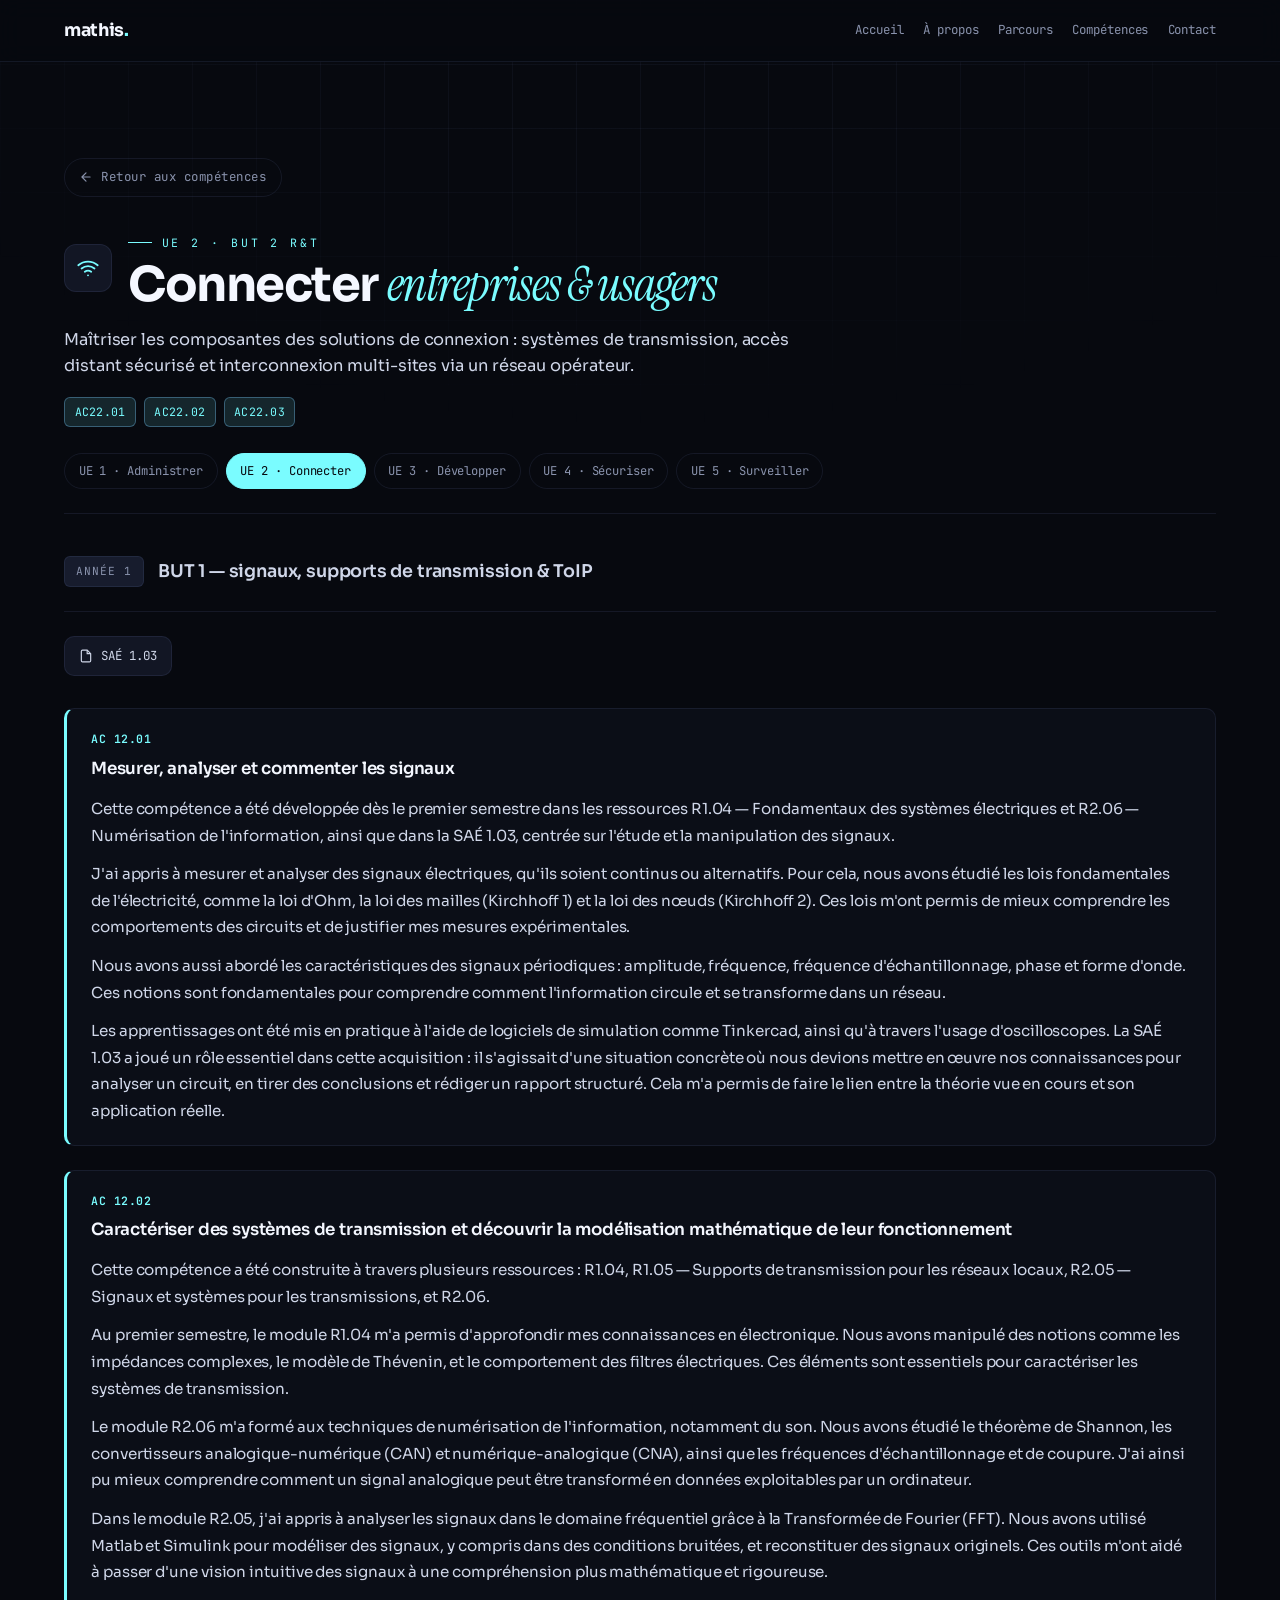
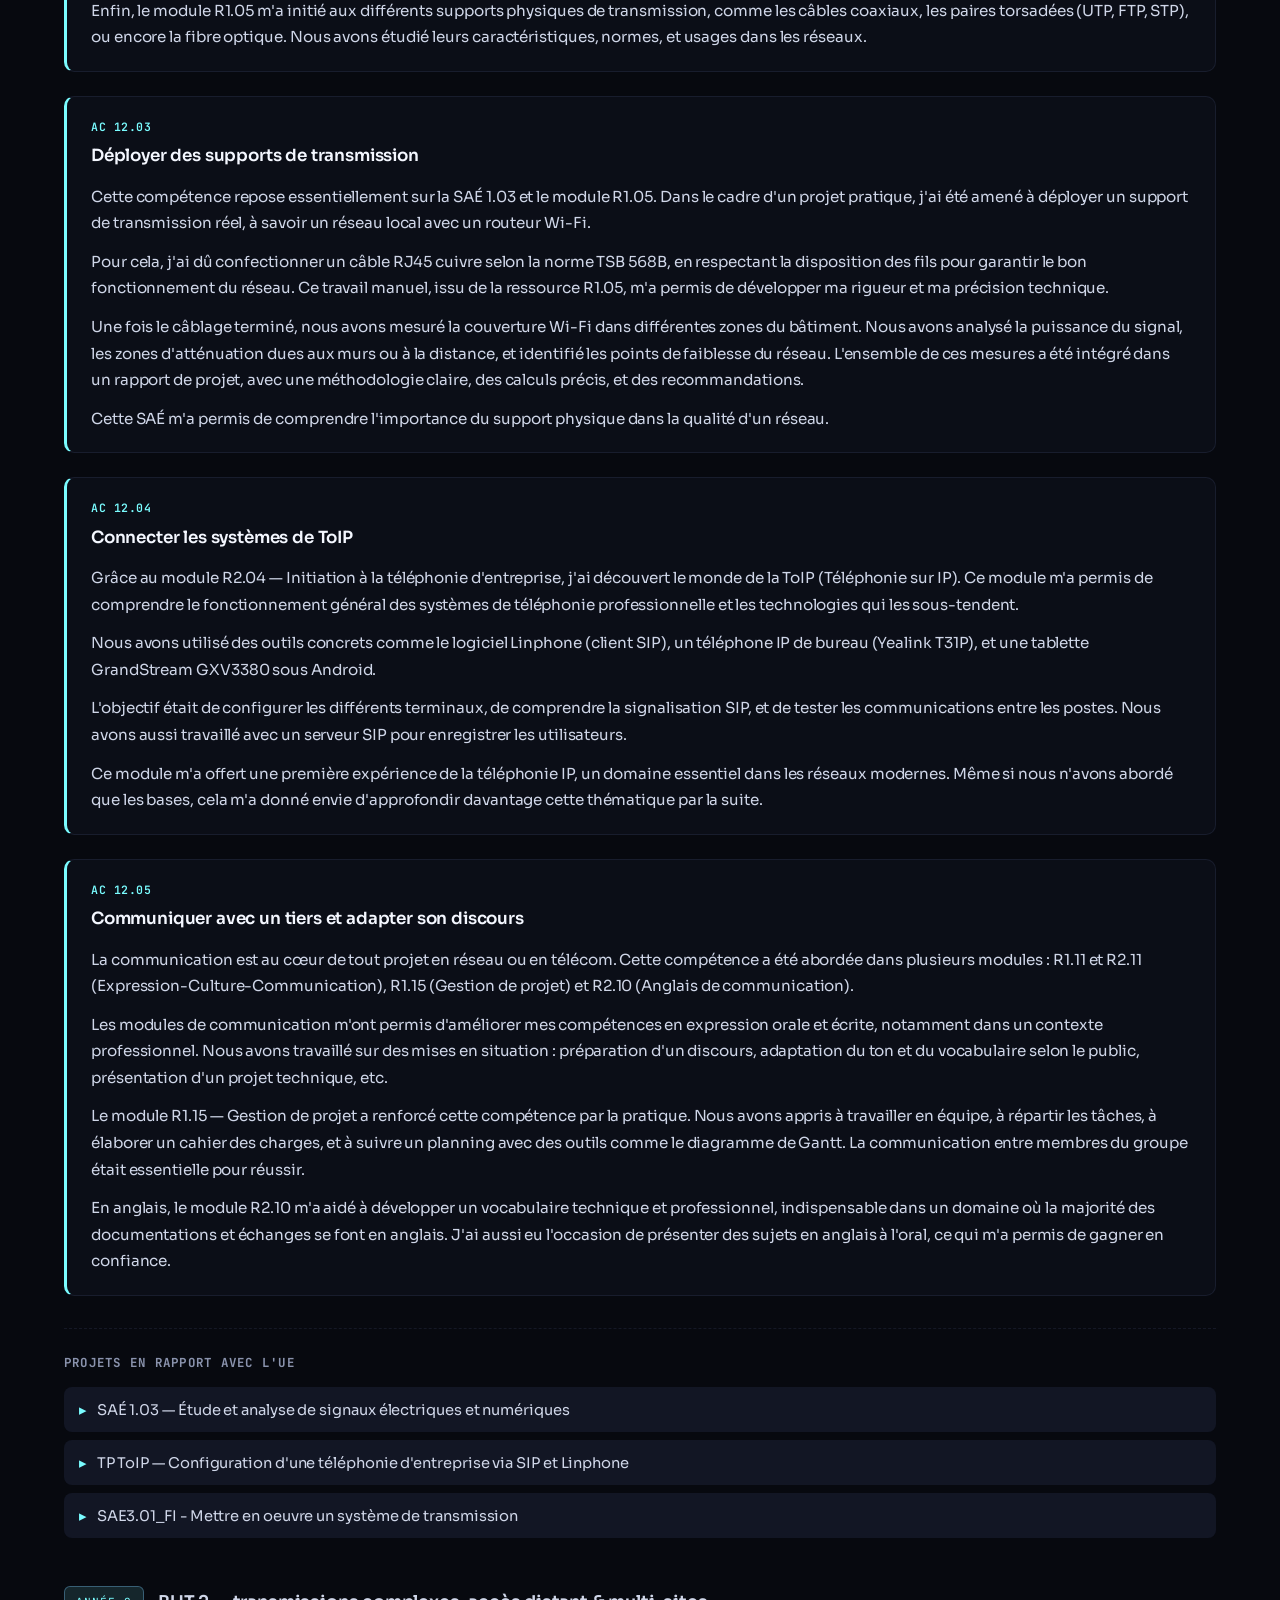
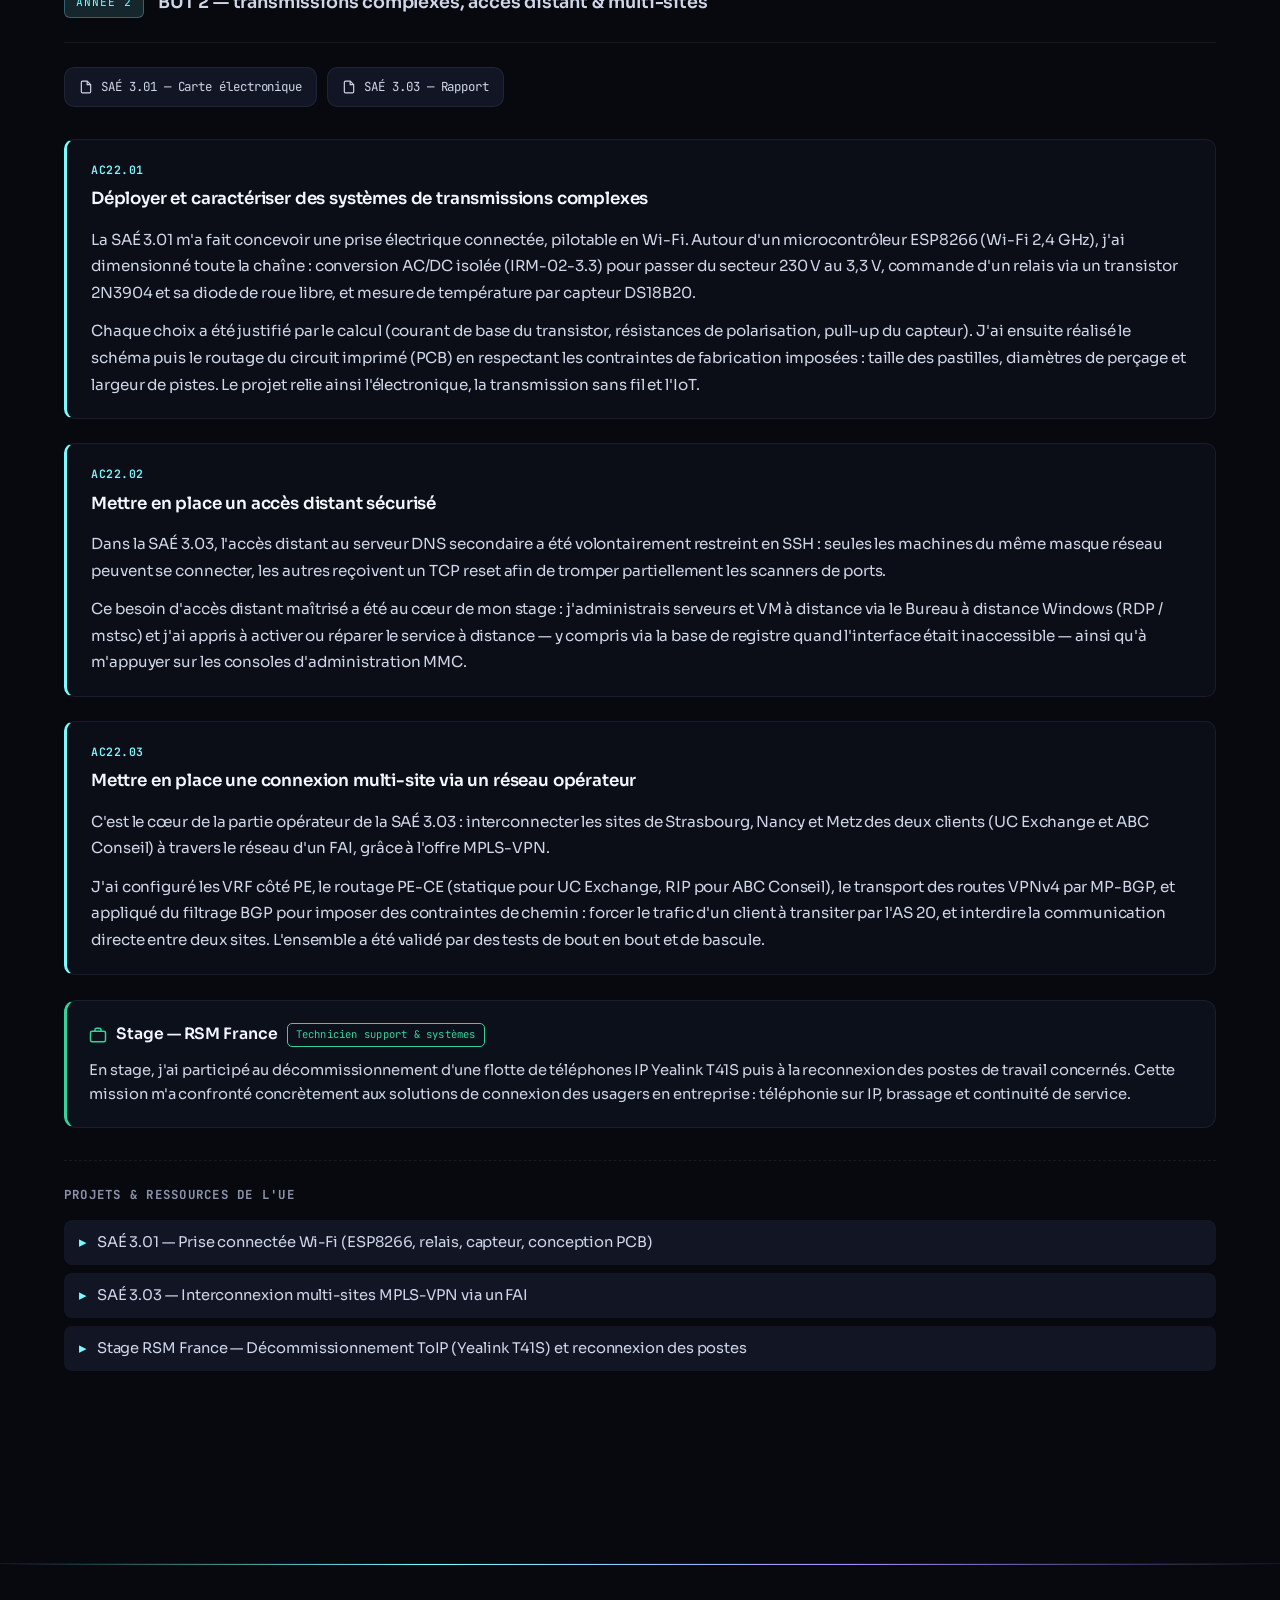
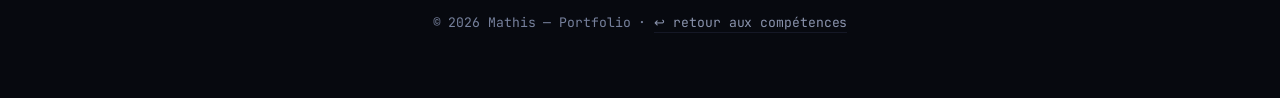
<file: ue2.html>
<!DOCTYPE html>
<html lang="fr" data-theme="dark">
<head>
<meta charset="UTF-8" />
<meta name="viewport" content="width=device-width, initial-scale=1.0" />
<title>Connecter entreprises & usagers · UE 2 · BUT 2 R&T — Mathis Halter</title>
<meta name="description" content="UE 2 — AC22, SAÉ 3.01 (prise connectée ESP8266/PCB), SAÉ 3.03 (multi-sites MPLS-VPN) et stage RSM (ToIP)." />
<meta name="theme-color" content="#07090f" />
<link rel="icon" href="data:image/svg+xml,<svg xmlns=%22http://www.w3.org/2000/svg%22 viewBox=%220 0 100 100%22><text y=%22.9em%22 font-size=%2290%22>⚡</text></svg>" />
<link rel="preconnect" href="https://fonts.googleapis.com">
<link rel="preconnect" href="https://fonts.gstatic.com" crossorigin>
<link href="https://fonts.googleapis.com/css2?family=Instrument+Serif:ital@0;1&family=JetBrains+Mono:wght@300;400;500;600&family=Sora:wght@300;400;500;600;700;800&display=swap" rel="stylesheet">
<style>
/* ============================================
   1. DESIGN TOKENS — Variables CSS
   ============================================ */
:root {
  /* Couleurs dark (par défaut) */
  --bg-0: #07090f;
  --bg-1: #0b0e17;
  --bg-2: #121624;
  --bg-3: #1a2033;
  --surface: rgba(18, 22, 36, 0.6);
  --surface-hi: rgba(26, 32, 51, 0.85);
  --border: rgba(120, 140, 200, 0.12);
  --border-hi: rgba(120, 200, 255, 0.35);
  --text-0: #f4f7ff;
  --text-1: #cfd6e8;
  --text-2: #8a93ad;
  --text-3: #76809c; /* contraste relevé (~4.6:1 sur --bg-0) */
  --accent: #7afcff;      /* cyan néon */
  --accent-2: #a78bfa;    /* violet */
  --accent-3: #34d399;    /* vert subtil */
  --accent-warn: #fbbf24;
  --glow: rgba(122, 252, 255, 0.35);
  --glow-soft: rgba(122, 252, 255, 0.12);
  --grid: rgba(120, 140, 200, 0.06);
  --noise-opacity: 0.035;
}
[data-theme="light"] {
  --bg-0: #f5f6fa;
  --bg-1: #ffffff;
  --bg-2: #eef1f8;
  --bg-3: #e1e6f2;
  --surface: rgba(255, 255, 255, 0.7);
  --surface-hi: rgba(255, 255, 255, 0.95);
  --border: rgba(20, 30, 60, 0.1);
  --border-hi: rgba(20, 60, 120, 0.3);
  --text-0: #0b1024;
  --text-1: #2c3550;
  --text-2: #525c7a;
  --text-3: #5f6880; /* contraste relevé (~4.6:1 sur --bg-0 clair) */
  --accent: #0891b2;
  --accent-2: #7c3aed;
  --accent-3: #059669;
  --glow: rgba(8, 145, 178, 0.25);
  --glow-soft: rgba(8, 145, 178, 0.08);
  --grid: rgba(20, 30, 60, 0.05);
  --noise-opacity: 0.025;
}

/* ============================================
   2. RESET + BASE
   ============================================ */
*, *::before, *::after { box-sizing: border-box; margin: 0; padding: 0; }
html { -webkit-text-size-adjust: 100%; }
@media (prefers-reduced-motion: no-preference) {
  html { scroll-behavior: smooth; }
}
html.is-loading, html.is-loading body { overflow: hidden; }

body {
  font-family: 'Sora', -apple-system, sans-serif;
  background: var(--bg-0);
  color: var(--text-1);
  line-height: 1.65;
  overflow-x: hidden;
  font-weight: 400;
  letter-spacing: -0.005em;
  transition: background 0.5s ease, color 0.5s ease;
}

/* Grille de fond subtile (techy) */
body::before {
  content: '';
  position: fixed;
  inset: 0;
  background-image:
    linear-gradient(var(--grid) 1px, transparent 1px),
    linear-gradient(90deg, var(--grid) 1px, transparent 1px);
  background-size: 64px 64px;
  pointer-events: none;
  z-index: 0;
  mask-image: radial-gradient(ellipse 80% 60% at 50% 0%, #000 30%, transparent 80%);
}
/* Grain noise overlay */
body::after {
  content: '';
  position: fixed;
  inset: 0;
  pointer-events: none;
  z-index: 1;
  opacity: var(--noise-opacity);
  background-image: url("data:image/svg+xml;utf8,<svg aria-hidden="true" viewBox='0 0 200 200' xmlns='http://www.w3.org/2000/svg'><filter id='n'><feTurbulence type='fractalNoise' baseFrequency='0.9' numOctaves='2' stitchTiles='stitch'/></filter><rect width='100%25' height='100%25' filter='url(%23n)'/></svg>");
  mix-blend-mode: overlay;
}

img { max-width: 100%; display: block; }
a { color: inherit; text-decoration: none; }
button { font: inherit; color: inherit; background: none; border: none; cursor: pointer; }

::selection { background: var(--accent); color: var(--bg-0); }

/* Focus clavier visible (le focus souris reste discret via :focus-visible) */
:focus { outline: none; }
:focus-visible {
  outline: 2px solid var(--accent);
  outline-offset: 3px;
  border-radius: 4px;
}
.btn:focus-visible, .nav-link:focus-visible, .nav-tool:focus-visible,
.pdf-btn:focus-visible, .contact-link:focus-visible, .comp-header:focus-visible {
  outline: 2px solid var(--accent);
  outline-offset: 3px;
}

/* Scrollbar */
::-webkit-scrollbar { width: 10px; height: 10px; }
::-webkit-scrollbar-track { background: var(--bg-0); }
::-webkit-scrollbar-thumb {
  background: var(--bg-3);
  border-radius: 10px;
  border: 2px solid var(--bg-0);
}
::-webkit-scrollbar-thumb:hover { background: var(--accent); }

/* ============================================
   3. CURSOR CUSTOM
   ============================================ */
.cursor-dot, .cursor-ring {
  position: fixed;
  top: 0; left: 0;
  pointer-events: none;
  z-index: 9999;
  transform: translate(-50%, -50%);
  mix-blend-mode: difference;
}
.cursor-dot {
  width: 6px; height: 6px;
  background: var(--accent);
  border-radius: 50%;
  transition: opacity 0.2s;
  will-change: transform;
}
.cursor-ring {
  width: 36px; height: 36px;
  border: 1.5px solid var(--accent);
  border-radius: 50%;
  transition: width 0.25s, height 0.25s, border-color 0.25s, opacity 0.2s;
  opacity: 0.7;
  will-change: transform;
}
.cursor-ring.is-hover {
  width: 64px; height: 64px;
  border-color: var(--accent-2);
  background: rgba(167, 139, 250, 0.08);
}
@media (hover: none), (pointer: coarse) {
  .cursor-dot, .cursor-ring { display: none; }
  * { cursor: auto !important; }
}
body { cursor: none; }
a, button, [role="button"], input, textarea { cursor: none; }

/* ============================================
   4. LOADER D'INTRO
   ============================================ */
.loader {
  position: fixed; inset: 0;
  z-index: 10000;
  background: var(--bg-0);
  display: flex; flex-direction: column;
  align-items: center; justify-content: center;
  gap: 1.5rem;
  transition: opacity 0.8s ease, visibility 0.8s ease;
}
.loader.hidden { opacity: 0; visibility: hidden; }
.loader-logo {
  font-family: 'JetBrains Mono', monospace;
  font-size: 1.25rem;
  color: var(--text-2);
  letter-spacing: 0.2em;
  display: flex;
  gap: 0.5rem;
  align-items: baseline;
}
.loader-logo span { color: var(--accent); }
.loader-bar {
  width: min(280px, 60vw);
  height: 2px;
  background: var(--bg-2);
  overflow: hidden;
  position: relative;
}
.loader-bar::after {
  content: '';
  position: absolute;
  inset: 0;
  background: linear-gradient(90deg, transparent, var(--accent), var(--accent-2), transparent);
  animation: loaderSlide 1.5s ease-in-out infinite;
}
@keyframes loaderSlide {
  0% { transform: translateX(-100%); }
  100% { transform: translateX(100%); }
}
.loader-text {
  font-family: 'JetBrains Mono', monospace;
  font-size: 0.7rem;
  color: var(--text-3);
  letter-spacing: 0.3em;
  text-transform: uppercase;
}

/* ============================================
   5. SCROLL PROGRESS BAR
   ============================================ */
.scroll-progress {
  position: fixed;
  top: 0; left: 0;
  height: 2px;
  width: 100%;
  background: linear-gradient(90deg, var(--accent), var(--accent-2));
  z-index: 999;
  transform: scaleX(0);
  transform-origin: left;
  will-change: transform;
  box-shadow: 0 0 10px var(--glow);
}

/* ============================================
   6. NAVIGATION
   ============================================ */
.nav {
  position: fixed;
  top: 1.5rem;
  left: 50%;
  transform: translateX(-50%);
  z-index: 100;
  display: flex;
  align-items: center;
  gap: 0.5rem;
  padding: 0.5rem 0.6rem 0.5rem 1.25rem;
  background: rgba(11, 14, 23, 0.7);
  backdrop-filter: blur(20px) saturate(180%);
  -webkit-backdrop-filter: blur(20px) saturate(180%);
  border: 1px solid var(--border);
  border-radius: 999px;
  box-shadow: 0 8px 32px rgba(0, 0, 0, 0.4), inset 0 1px 0 rgba(255, 255, 255, 0.04);
  font-family: 'JetBrains Mono', monospace;
  font-size: 0.78rem;
  letter-spacing: 0.02em;
  animation: navSlideDown 0.8s cubic-bezier(0.16, 1, 0.3, 1) 1.5s both;
}
@keyframes navSlideDown {
  from { transform: translateX(-50%) translateY(-120%); opacity: 0; }
  to { transform: translateX(-50%) translateY(0); opacity: 1; }
}
[data-theme="light"] .nav {
  background: rgba(255, 255, 255, 0.7);
  box-shadow: 0 8px 32px rgba(0, 0, 0, 0.08);
}
.nav-brand {
  font-weight: 600;
  color: var(--text-0);
  padding-right: 1rem;
  margin-right: 0.25rem;
  border-right: 1px solid var(--border);
  display: flex;
  align-items: center;
  gap: 0.5rem;
}
.nav-brand::before {
  content: '';
  width: 8px; height: 8px;
  border-radius: 50%;
  background: var(--accent-3);
  box-shadow: 0 0 8px var(--accent-3);
  animation: pulse 2s ease-in-out infinite;
}
@keyframes pulse {
  0%, 100% { opacity: 1; }
  50% { opacity: 0.3; }
}
.nav-list { display: flex; list-style: none; gap: 0.1rem; }
.nav-link {
  color: var(--text-2);
  padding: 0.5rem 0.85rem;
  border-radius: 999px;
  transition: color 0.2s, background 0.2s;
  position: relative;
  overflow: hidden;
}
.nav-link::after {
  content: '';
  position: absolute;
  bottom: 4px; left: 50%; right: 50%;
  height: 2px;
  background: var(--accent);
  border-radius: 1px;
  transition: left 0.3s, right 0.3s;
}
.nav-link:hover::after, .nav-link.active::after { left: 12px; right: 12px; }
.nav-link:hover { color: var(--text-0); background: var(--bg-3); }
.nav-link.active { color: var(--accent); background: rgba(122, 252, 255, 0.08); }
.nav-tools { display: flex; gap: 0.25rem; padding-left: 0.5rem; margin-left: 0.25rem; border-left: 1px solid var(--border); }
.nav-tool {
  width: 34px; height: 34px;
  border-radius: 50%;
  display: grid;
  place-items: center;
  color: var(--text-2);
  transition: color 0.2s, background 0.2s, transform 0.2s;
  font-size: 0.7rem;
  font-weight: 600;
}
.nav-tool:hover { color: var(--accent); background: var(--bg-3); transform: scale(1.05); }
.nav-tool svg { width: 16px; height: 16px; }

/* Mobile nav menu (hamburger) */
.nav-toggle { display: none; }
@media (max-width: 720px) {
  .nav { padding: 0.5rem 0.6rem; gap: 0.25rem; }
  .nav-list { display: none; }
  .nav-list.open {
    display: flex;
    flex-direction: column;
    position: absolute;
    top: calc(100% + 0.75rem);
    left: 0; right: 0;
    background: rgba(11, 14, 23, 0.95);
    backdrop-filter: blur(20px);
    border: 1px solid var(--border);
    border-radius: 16px;
    padding: 0.5rem;
    gap: 0.1rem;
  }
  [data-theme="light"] .nav-list.open { background: rgba(255, 255, 255, 0.97); }
  .nav-toggle { display: grid; }
}

/* ============================================
   7. LAYOUT GLOBAL
   ============================================ */
.container {
  max-width: 1200px;
  margin: 0 auto;
  padding: 0 1.5rem;
  position: relative;
  z-index: 2;
}
section { position: relative; z-index: 2; }
/* Lazy-rendering : le navigateur ne calcule pas le layout/paint des sections hors écran */
section.section-pad {
  content-visibility: auto;
  contain-intrinsic-size: auto 1000px;
}
.section-pad { padding: 7rem 0; }
.section-pad-sm { padding: 5rem 0; }

.eyebrow {
  font-family: 'JetBrains Mono', monospace;
  font-size: 0.72rem;
  letter-spacing: 0.25em;
  text-transform: uppercase;
  color: var(--accent);
  display: inline-flex;
  align-items: center;
  gap: 0.6rem;
  margin-bottom: 1.25rem;
}
.eyebrow::before {
  content: '';
  width: 24px; height: 1px;
  background: var(--accent);
}

.section-title {
  font-family: 'Sora', sans-serif;
  font-size: clamp(2rem, 4.5vw, 3.4rem);
  font-weight: 700;
  line-height: 1.05;
  letter-spacing: -0.03em;
  color: var(--text-0);
  margin-bottom: 1rem;
}
.section-title em {
  font-family: 'Instrument Serif', serif;
  font-style: italic;
  font-weight: 400;
  color: var(--accent);
}
.section-sub {
  color: var(--text-2);
  font-size: 1.05rem;
  max-width: 640px;
  margin-bottom: 3rem;
}

/* ============================================
   8. HERO
   ============================================ */
.hero {
  min-height: 100vh;
  display: flex;
  align-items: center;
  position: relative;
  padding: 8rem 0 4rem;
  overflow: hidden;
}
.hero-bg {
  position: absolute;
  inset: 0;
  z-index: 0;
}
#globe-canvas {
  position: absolute;
  top: 50%; right: -10%;
  transform: translateY(-50%);
  width: 75vmin; height: 75vmin;
  z-index: 0;
  pointer-events: none;
  opacity: 0.95;
}
.hero-gradient {
  position: absolute;
  inset: 0;
  background:
    radial-gradient(ellipse 60% 50% at 80% 50%, var(--glow-soft), transparent 70%),
    radial-gradient(ellipse 50% 40% at 20% 30%, rgba(167, 139, 250, 0.08), transparent 70%);
  z-index: 0;
}
.hero-content {
  position: relative;
  z-index: 2;
  max-width: 700px;
}
.hero-status {
  display: inline-flex;
  align-items: center;
  gap: 0.6rem;
  padding: 0.4rem 0.85rem;
  background: var(--surface);
  border: 1px solid var(--border);
  border-radius: 999px;
  font-family: 'JetBrains Mono', monospace;
  font-size: 0.72rem;
  color: var(--text-2);
  margin-bottom: 1.5rem;
  backdrop-filter: blur(10px);
}
.hero-status .dot {
  width: 6px; height: 6px;
  border-radius: 50%;
  background: var(--accent-3);
  box-shadow: 0 0 10px var(--accent-3);
  animation: pulse 2s ease-in-out infinite;
}
.hero h1 {
  font-family: 'Sora', sans-serif;
  font-size: clamp(2.75rem, 8vw, 5.5rem);
  font-weight: 800;
  line-height: 0.98;
  letter-spacing: -0.04em;
  color: var(--text-0);
  margin-bottom: 1rem;
}
.hero h1 .accent {
  font-family: 'Instrument Serif', serif;
  font-style: italic;
  font-weight: 400;
  color: var(--accent);
  position: relative;
  white-space: nowrap;
}
.hero h1 .accent::after {
  content: '';
  position: absolute;
  left: 0; right: 0; bottom: -0.05em;
  height: 3px;
  background: linear-gradient(90deg, transparent, var(--accent), transparent);
  opacity: 0.5;
}
.hero-subtitle {
  font-family: 'JetBrains Mono', monospace;
  font-size: clamp(0.85rem, 1.6vw, 1rem);
  color: var(--text-2);
  margin-bottom: 1.5rem;
  letter-spacing: 0.02em;
  min-height: 1.65em; /* réserve la hauteur : pas de layout shift quand le texte se vide */
}
.hero-subtitle .typed-cursor {
  display: inline-block;
  width: 9px; height: 1em;
  background: var(--accent);
  vertical-align: text-bottom;
  margin-left: 2px;
  animation: blink 1s steps(2) infinite;
}
@keyframes blink { 50% { opacity: 0; } }
.hero-desc {
  font-size: 1.1rem;
  color: var(--text-1);
  margin-bottom: 2.5rem;
  max-width: 540px;
}

/* Boutons */
.btn-row { display: flex; gap: 1rem; flex-wrap: wrap; }
.btn {
  display: inline-flex;
  align-items: center;
  gap: 0.6rem;
  padding: 0.95rem 1.6rem;
  border-radius: 999px;
  font-family: 'JetBrains Mono', monospace;
  font-size: 0.85rem;
  font-weight: 500;
  letter-spacing: 0.02em;
  transition: transform 0.25s, box-shadow 0.25s, background 0.25s, color 0.25s, border-color 0.25s;
  position: relative;
  overflow: hidden;
  border: 1px solid transparent;
}
.btn-primary {
  background: var(--accent);
  color: var(--bg-0);
  box-shadow: 0 0 0 0 var(--glow);
}
.btn-primary:hover {
  transform: translateY(-2px);
  box-shadow: 0 10px 30px var(--glow);
}
.btn-primary::after {
  content: '';
  position: absolute;
  top: 0; left: -100%;
  width: 100%; height: 100%;
  background: linear-gradient(90deg, transparent, rgba(255,255,255,0.3), transparent);
  transition: left 0.6s;
}
.btn-primary:hover::after { left: 100%; }
.btn-ghost {
  background: var(--surface);
  color: var(--text-0);
  border-color: var(--border);
  backdrop-filter: blur(10px);
}
.btn-ghost:hover {
  border-color: var(--border-hi);
  background: var(--surface-hi);
  transform: translateY(-2px);
}
.btn-arrow {
  width: 1em; height: 1em;
  transition: transform 0.25s;
}
.btn:hover .btn-arrow { transform: translateX(3px); }

/* Hero stats en bas */
.hero-stats {
  position: absolute;
  bottom: 3rem;
  left: 1.5rem;
  right: 1.5rem;
  max-width: 1200px;
  margin: 0 auto;
  display: flex;
  justify-content: space-between;
  gap: 2rem;
  font-family: 'JetBrains Mono', monospace;
  font-size: 0.72rem;
  color: var(--text-3);
  letter-spacing: 0.1em;
  z-index: 2;
}
.hero-stats .scroll-hint {
  display: flex;
  align-items: center;
  gap: 0.5rem;
}
.hero-stats .scroll-hint .line {
  display: inline-block;
  width: 30px; height: 1px;
  background: var(--text-3);
  position: relative;
  overflow: hidden;
}
.hero-stats .scroll-hint .line::after {
  content: '';
  position: absolute;
  inset: 0;
  background: var(--accent);
  animation: scrollLine 2s ease-in-out infinite;
}
@keyframes scrollLine {
  0% { transform: translateX(-100%); }
  50% { transform: translateX(0); }
  100% { transform: translateX(100%); }
}
@media (max-width: 640px) {
  #globe-canvas { width: 90vmin; height: 90vmin; right: -30%; top: 60%; opacity: 0.5; }
  .hero-stats { position: relative; bottom: auto; flex-direction: column; gap: 0.5rem; margin-top: 3rem; }
}

/* ============================================
   9. CARDS, CARDS, CARDS
   ============================================ */
.card {
  background: var(--surface);
  border: 1px solid var(--border);
  border-radius: 16px;
  padding: 1.75rem;
  backdrop-filter: blur(20px) saturate(150%);
  -webkit-backdrop-filter: blur(20px) saturate(150%);
  position: relative;
  overflow: hidden;
  transition: transform 0.3s, border-color 0.3s, box-shadow 0.3s;
}
.card::before {
  content: '';
  position: absolute;
  inset: 0;
  background: radial-gradient(circle 200px at var(--mx, 50%) var(--my, 50%), var(--glow-soft), transparent 70%);
  opacity: 0;
  transition: opacity 0.3s;
  pointer-events: none;
}
.card:hover {
  border-color: var(--border-hi);
  transform: translateY(-4px);
  box-shadow: 0 20px 60px rgba(0,0,0,0.4);
}
.card:hover::before { opacity: 1; }

/* ============================================
   10. ABOUT / Qui suis-je
   ============================================ */
.about-grid {
  display: grid;
  grid-template-columns: 1.1fr 0.9fr;
  gap: 4rem;
  align-items: start;
}
@media (max-width: 900px) { .about-grid { grid-template-columns: 1fr; gap: 2.5rem; } }
.about-text p {
  font-size: 1.15rem;
  color: var(--text-1);
  margin-bottom: 1.25rem;
  line-height: 1.75;
}
.about-text p .highlight {
  color: var(--accent);
  font-weight: 500;
}
.about-stats {
  display: grid;
  grid-template-columns: repeat(2, 1fr);
  gap: 1rem;
}
.stat {
  padding: 1.5rem;
  background: var(--surface);
  border: 1px solid var(--border);
  border-radius: 14px;
  backdrop-filter: blur(10px);
  position: relative;
  overflow: hidden;
  transition: transform 0.3s, border-color 0.3s, box-shadow 0.3s;
}
.stat::before {
  content: '';
  position: absolute;
  inset: 0;
  background: radial-gradient(circle at 50% 0%, var(--glow-soft), transparent 70%);
  opacity: 0;
  transition: opacity 0.3s;
}
.stat:hover::before { opacity: 1; }
.stat:hover {
  transform: translateY(-4px);
  border-color: var(--border-hi);
  box-shadow: 0 12px 40px rgba(0,0,0,0.3);
}
.stat-value {
  font-family: 'Sora', sans-serif;
  font-size: 2.5rem;
  font-weight: 700;
  color: var(--text-0);
  line-height: 1;
  margin-bottom: 0.4rem;
  letter-spacing: -0.03em;
  display: flex;
  align-items: baseline;
  gap: 0.2rem;
  transition: color 0.3s;
}
.stat:hover .stat-value { color: var(--accent); }
.stat-value .unit {
  font-size: 1.25rem;
  color: var(--accent);
  font-weight: 500;
}
.stat-label {
  font-family: 'JetBrains Mono', monospace;
  font-size: 0.72rem;
  color: var(--text-2);
  letter-spacing: 0.05em;
}

/* ============================================
   11. SKILLS GRID
   ============================================ */
.skills-grid {
  display: grid;
  grid-template-columns: repeat(auto-fit, minmax(260px, 1fr));
  gap: 1.25rem;
  margin-top: 3rem;
}
.skill-card {
  padding: 2rem;
}
.skill-card .skill-icon {
  width: 44px; height: 44px;
  border-radius: 12px;
  background: linear-gradient(135deg, var(--accent), var(--accent-2));
  display: grid;
  place-items: center;
  margin-bottom: 1.25rem;
  color: var(--bg-0);
  box-shadow: 0 8px 20px var(--glow);
}
.skill-card .skill-icon svg { width: 22px; height: 22px; }
.skill-card h3 {
  font-family: 'Sora', sans-serif;
  font-size: 1.15rem;
  font-weight: 600;
  color: var(--text-0);
  margin-bottom: 0.6rem;
  letter-spacing: -0.01em;
}
.skill-card p {
  color: var(--text-2);
  font-size: 0.92rem;
  line-height: 1.6;
}
.skill-tags {
  display: flex; flex-wrap: wrap; gap: 0.4rem;
  margin-top: 1rem;
}
.skill-tag {
  font-family: 'JetBrains Mono', monospace;
  font-size: 0.7rem;
  padding: 0.25rem 0.6rem;
  border-radius: 999px;
  background: var(--bg-2);
  color: var(--text-2);
  border: 1px solid var(--border);
  display: inline-block;
  transition: background 0.2s cubic-bezier(0.34, 1.56, 0.64, 1),
              color 0.2s, border-color 0.2s, transform 0.2s cubic-bezier(0.34, 1.56, 0.64, 1),
              box-shadow 0.2s;
}
.skill-tag:hover {
  background: var(--accent);
  color: var(--bg-0);
  border-color: var(--accent);
  transform: translateY(-2px) scale(1.05);
  box-shadow: 0 4px 12px var(--glow);
}

/* ============================================
   12. TIMELINE (Parcours)
   ============================================ */
.timeline {
  position: relative;
  max-width: 800px;
  margin: 3rem auto 0;
  padding-left: 2rem;
}
.timeline::before {
  content: '';
  position: absolute;
  left: 0;
  top: 0; bottom: 0;
  width: 1px;
  background: linear-gradient(to bottom, transparent, var(--accent), var(--accent-2), transparent);
  background-size: 1px 200%;
  animation: timelineFlow 3s ease-in-out infinite;
}
@keyframes timelineFlow {
  0% { background-position: 0 -100%; }
  100% { background-position: 0 200%; }
}
.timeline-item {
  position: relative;
  padding-bottom: 2.5rem;
}
.timeline-item:last-child { padding-bottom: 0; }
.timeline-item::before {
  content: '';
  position: absolute;
  left: -2.35rem;
  top: 0.5rem;
  width: 12px; height: 12px;
  border-radius: 50%;
  background: var(--bg-0);
  border: 2px solid var(--accent);
  box-shadow: 0 0 0 4px var(--bg-0), 0 0 12px var(--glow);
  transition: box-shadow 0.4s, transform 0.4s;
}
.timeline-item.is-visible::before {
  animation: dotPop 0.5s cubic-bezier(0.34, 1.56, 0.64, 1) forwards;
}
@keyframes dotPop {
  0% { transform: scale(0); opacity: 0; }
  60% { transform: scale(1.4); }
  100% { transform: scale(1); opacity: 1; }
}
.timeline-date {
  font-family: 'JetBrains Mono', monospace;
  font-size: 0.72rem;
  letter-spacing: 0.1em;
  color: var(--accent);
  text-transform: uppercase;
  margin-bottom: 0.4rem;
}
.timeline-title {
  font-family: 'Sora', sans-serif;
  font-size: 1.25rem;
  font-weight: 600;
  color: var(--text-0);
  margin-bottom: 0.5rem;
  letter-spacing: -0.01em;
}
.timeline-desc {
  color: var(--text-2);
  font-size: 0.98rem;
  line-height: 1.65;
}

/* ============================================
   13. COMPETENCES / ACCORDION SAE
   ============================================ */
.competences-wrap {
  display: flex;
  flex-direction: column;
  gap: 1rem;
  margin-top: 3rem;
}

/* Séparateur entre tronc commun et spécialisation cyber */
.comp-divider {
  display: flex;
  align-items: center;
  gap: 1rem;
  margin: 2.5rem 0 1rem;
  font-family: 'JetBrains Mono', monospace;
  font-size: 0.72rem;
  letter-spacing: 0.25em;
  text-transform: uppercase;
  color: var(--accent-2);
}
.comp-divider::before,
.comp-divider::after {
  content: '';
  flex: 1;
  height: 1px;
  background: linear-gradient(90deg, transparent, var(--border-hi), transparent);
}
.comp-divider .badge {
  display: inline-flex;
  align-items: center;
  gap: 0.5rem;
  padding: 0.35rem 0.85rem;
  border: 1px solid var(--accent-2);
  border-radius: 999px;
  color: var(--accent-2);
  background: rgba(167, 139, 250, 0.08);
}
.comp-divider .badge svg { width: 12px; height: 12px; }

/* Variante cyber : accent violet au lieu de cyan */
.comp-card.is-cyber { border-color: rgba(167, 139, 250, 0.18); }
.comp-card.is-cyber:hover { border-color: rgba(167, 139, 250, 0.45); }
.comp-card.is-cyber .comp-icon { color: var(--accent-2); }
.comp-card.is-cyber.is-open .comp-icon { background: var(--accent-2); color: var(--bg-0); }
.comp-card.is-cyber.is-open .comp-chevron { background: var(--accent-2); }
.comp-card.is-cyber .ac-item { border-left-color: var(--accent-2); }
.comp-card.is-cyber .ac-code { color: var(--accent-2); }
.comp-card.is-cyber .pdf-btn:hover { background: var(--accent-2); border-color: var(--accent-2); }
.comp-card.is-cyber .related-projects li::before { color: var(--accent-2); }

.comp-card {
  background: var(--surface);
  border: 1px solid var(--border);
  border-radius: 18px;
  overflow: hidden;
  backdrop-filter: blur(20px) saturate(150%);
  transition: border-color 0.3s;
}
.comp-card:hover { border-color: var(--border-hi); }
.comp-header {
  display: flex;
  align-items: center;
  gap: 1.25rem;
  padding: 1.5rem 1.75rem;
  width: 100%;
  text-align: left;
  transition: background 0.25s;
  border-radius: 18px;
}
.comp-header:hover { background: var(--surface-hi); }
.comp-icon {
  flex-shrink: 0;
  width: 48px; height: 48px;
  border-radius: 12px;
  background: var(--bg-2);
  border: 1px solid var(--border);
  display: grid;
  place-items: center;
  color: var(--accent);
  transition: transform 0.3s;
}
.comp-icon svg { width: 22px; height: 22px; }
.comp-card.is-open .comp-icon { transform: rotate(8deg) scale(1.05); background: var(--accent); color: var(--bg-0); }
.comp-title-wrap { flex: 1; min-width: 0; }
.comp-title {
  font-family: 'Sora', sans-serif;
  font-size: 1.3rem;
  font-weight: 600;
  color: var(--text-0);
  letter-spacing: -0.01em;
  margin-bottom: 0.15rem;
}
.comp-subtitle {
  font-family: 'JetBrains Mono', monospace;
  font-size: 0.72rem;
  color: var(--text-2);
  letter-spacing: 0.05em;
}
.comp-chevron {
  flex-shrink: 0;
  width: 36px; height: 36px;
  border-radius: 50%;
  background: var(--bg-2);
  border: 1px solid var(--border);
  display: grid;
  place-items: center;
  color: var(--text-2);
  transition: transform 0.4s cubic-bezier(0.65, 0, 0.35, 1), background 0.3s;
}
.comp-card.is-open .comp-chevron {
  transform: rotate(180deg);
  background: var(--accent);
  color: var(--bg-0);
}

.comp-panel {
  display: grid;
  grid-template-rows: 0fr;
  transition: grid-template-rows 0.5s cubic-bezier(0.65, 0, 0.35, 1);
}
.comp-card.is-open .comp-panel { grid-template-rows: 1fr; }
.comp-panel-inner {
  overflow: hidden;
  min-height: 0;
}
.comp-panel-content {
  padding: 0.5rem 1.75rem 2rem;
  border-top: 1px solid var(--border);
  margin-top: 0;
}

/* PDF buttons */
.pdf-row {
  display: flex; flex-wrap: wrap; gap: 0.6rem;
  margin: 1.5rem 0 2rem;
}
.pdf-btn {
  display: inline-flex;
  align-items: center;
  gap: 0.5rem;
  padding: 0.55rem 0.9rem;
  background: var(--bg-2);
  border: 1px solid var(--border);
  border-radius: 10px;
  font-family: 'JetBrains Mono', monospace;
  font-size: 0.78rem;
  color: var(--text-1);
  transition: all 0.25s;
}
.pdf-btn:hover {
  background: var(--accent);
  color: var(--bg-0);
  border-color: var(--accent);
  transform: translateY(-2px);
}
.pdf-btn svg { width: 14px; height: 14px; }

/* AC items */
.ac-list { display: flex; flex-direction: column; gap: 1.5rem; }
.ac-item {
  padding: 1.25rem 1.5rem;
  background: var(--bg-1);
  border: 1px solid var(--border);
  border-left: 3px solid var(--accent);
  border-radius: 10px;
}
[data-theme="light"] .ac-item { background: var(--bg-2); }
.ac-code {
  font-family: 'JetBrains Mono', monospace;
  font-size: 0.72rem;
  color: var(--accent);
  letter-spacing: 0.05em;
  font-weight: 600;
  margin-bottom: 0.4rem;
}
.ac-title {
  font-family: 'Sora', sans-serif;
  font-size: 1.05rem;
  font-weight: 600;
  color: var(--text-0);
  margin-bottom: 0.85rem;
  letter-spacing: -0.01em;
}
.ac-text {
  font-size: 0.95rem;
  color: var(--text-1);
  line-height: 1.75;
}
.ac-text p { margin-bottom: 0.75rem; }
.ac-text p:last-child { margin-bottom: 0; }

.related-projects {
  margin-top: 2rem;
  padding-top: 1.5rem;
  border-top: 1px dashed var(--border);
}
.related-projects h4 {
  font-family: 'JetBrains Mono', monospace;
  font-size: 0.78rem;
  color: var(--text-2);
  letter-spacing: 0.1em;
  text-transform: uppercase;
  margin-bottom: 0.85rem;
}
.related-projects ul { list-style: none; display: flex; flex-direction: column; gap: 0.5rem; }
.related-projects li {
  padding: 0.65rem 0.95rem;
  background: var(--bg-2);
  border-radius: 8px;
  font-size: 0.92rem;
  color: var(--text-1);
  display: flex;
  align-items: center;
  gap: 0.6rem;
}
.related-projects li::before {
  content: '▸';
  color: var(--accent);
  flex-shrink: 0;
}

/* ============================================
   14. CONTACT
   ============================================ */
.contact-wrap {
  display: grid;
  grid-template-columns: 1fr 1fr;
  gap: 4rem;
  align-items: start;
}
@media (max-width: 800px) { .contact-wrap { grid-template-columns: 1fr; gap: 2rem; } }
.contact-info { display: flex; flex-direction: column; gap: 1rem; }
.contact-link {
  display: flex;
  align-items: center;
  gap: 1rem;
  padding: 1.25rem;
  background: var(--surface);
  border: 1px solid var(--border);
  border-radius: 14px;
  transition: transform 0.3s cubic-bezier(0.34, 1.56, 0.64, 1), border-color 0.3s, box-shadow 0.3s;
}
.contact-link:hover {
  transform: translateX(8px) scale(1.01);
  box-shadow: -4px 0 20px var(--glow-soft);
  border-color: var(--accent);
}
.contact-link-icon {
  width: 40px; height: 40px;
  border-radius: 10px;
  background: var(--bg-2);
  display: grid;
  place-items: center;
  color: var(--accent);
  flex-shrink: 0;
  transition: transform 0.3s cubic-bezier(0.34, 1.56, 0.64, 1), background 0.3s, color 0.3s;
}
.contact-link:hover .contact-link-icon {
  background: var(--accent);
  color: var(--bg-0);
  transform: rotate(10deg) scale(1.1);
}
.contact-link-icon svg { width: 18px; height: 18px; }
.contact-link-label {
  font-family: 'JetBrains Mono', monospace;
  font-size: 0.7rem;
  color: var(--text-3);
  letter-spacing: 0.1em;
  text-transform: uppercase;
}
.contact-link-value {
  font-size: 1rem;
  color: var(--text-0);
  font-weight: 500;
}

.contact-form {
  background: var(--surface);
  border: 1px solid var(--border);
  border-radius: 18px;
  padding: 2rem;
  backdrop-filter: blur(20px);
  display: flex;
  flex-direction: column;
  gap: 1rem;
}
.contact-form label {
  display: block;
  font-family: 'JetBrains Mono', monospace;
  font-size: 0.7rem;
  color: var(--text-2);
  letter-spacing: 0.1em;
  text-transform: uppercase;
  margin-bottom: 0.4rem;
}
.contact-form input,
.contact-form textarea {
  width: 100%;
  padding: 0.85rem 1rem;
  background: var(--bg-1);
  border: 1px solid var(--border);
  border-radius: 10px;
  color: var(--text-0);
  font-family: 'Sora', sans-serif;
  font-size: 0.95rem;
  transition: border-color 0.25s, background 0.25s;
}
[data-theme="light"] .contact-form input, [data-theme="light"] .contact-form textarea { background: var(--bg-2); }
.contact-form input:focus,
.contact-form textarea:focus {
  outline: none;
  border-color: var(--accent);
  box-shadow: 0 0 0 3px var(--glow-soft);
}
.contact-form textarea { resize: vertical; min-height: 120px; }
.contact-form button {
  margin-top: 0.5rem;
  padding: 1rem;
  background: var(--accent);
  color: var(--bg-0);
  border: none;
  border-radius: 10px;
  font-family: 'JetBrains Mono', monospace;
  font-size: 0.85rem;
  font-weight: 600;
  letter-spacing: 0.05em;
  transition: background 0.25s, transform 0.25s, box-shadow 0.25s;
}
.contact-form button:hover {
  transform: translateY(-2px);
  box-shadow: 0 10px 30px var(--glow);
}

/* ============================================
   15. FOOTER
   ============================================ */
footer {
  border-top: 1px solid var(--border);
  padding: 3rem 0 2rem;
  font-family: 'JetBrains Mono', monospace;
  font-size: 0.8rem;
  color: var(--text-3);
  margin-top: 4rem;
}
.footer-grid {
  display: flex;
  justify-content: space-between;
  align-items: center;
  gap: 1rem;
  flex-wrap: wrap;
}
.footer-grid .made-with { display: flex; align-items: center; gap: 0.5rem; }
.footer-grid .made-with .heart { color: var(--accent); animation: pulse 2s ease-in-out infinite; }

/* ============================================
   16. REVEAL ANIMATIONS
   ============================================ */
.reveal {
  opacity: 0;
  transform: translateY(40px) scale(0.98);
  transition: opacity 0.9s cubic-bezier(0.16, 1, 0.3, 1), transform 0.9s cubic-bezier(0.16, 1, 0.3, 1);
}
.reveal.is-visible {
  opacity: 1;
  transform: translateY(0) scale(1);
}
.reveal-stagger > * {
  opacity: 0;
  transform: translateY(20px);
  transition: opacity 0.7s cubic-bezier(0.16, 1, 0.3, 1), transform 0.7s cubic-bezier(0.16, 1, 0.3, 1);
}
.reveal-stagger.is-visible > * { opacity: 1; transform: translateY(0); }
.reveal-stagger.is-visible > *:nth-child(1) { transition-delay: 0.05s; }
.reveal-stagger.is-visible > *:nth-child(2) { transition-delay: 0.15s; }
.reveal-stagger.is-visible > *:nth-child(3) { transition-delay: 0.25s; }
.reveal-stagger.is-visible > *:nth-child(4) { transition-delay: 0.35s; }
.reveal-stagger.is-visible > *:nth-child(5) { transition-delay: 0.45s; }
.reveal-stagger.is-visible > *:nth-child(6) { transition-delay: 0.55s; }

@media (prefers-reduced-motion: reduce) {
  *, *::before, *::after {
    animation-duration: 0.01ms !important;
    transition-duration: 0.01ms !important;
  }
  .reveal, .reveal-stagger > * { opacity: 1; transform: none; }
}

/* ============================================
   17. AURORA / NEBULA BG
   ============================================ */
.aurora-layer {
  position: fixed;
  inset: 0;
  z-index: 0;
  pointer-events: none;
  overflow: hidden;
}
.aurora-blob {
  position: absolute;
  border-radius: 50%;
  filter: blur(80px);
  opacity: 0.12;
  will-change: transform;
}
.aurora-blob-1 {
  width: 70vw; height: 55vw;
  background: radial-gradient(ellipse, #7afcff 0%, #a78bfa 60%, transparent 100%);
  top: -20%; left: -15%;
  animation: auroraFloat1 18s ease-in-out infinite;
}
.aurora-blob-2 {
  width: 55vw; height: 60vw;
  background: radial-gradient(ellipse, #a78bfa 0%, #34d399 50%, transparent 100%);
  bottom: -20%; right: -10%;
  animation: auroraFloat2 22s ease-in-out infinite;
}
.aurora-blob-3 {
  width: 40vw; height: 40vw;
  background: radial-gradient(ellipse, #7afcff 0%, transparent 70%);
  top: 40%; left: 40%;
  animation: auroraFloat3 15s ease-in-out infinite;
}
@keyframes auroraFloat1 {
  0%,100% { transform: translate(0,0) scale(1) rotate(0deg); }
  33% { transform: translate(8vw, 5vh) scale(1.08) rotate(8deg); }
  66% { transform: translate(-4vw, 10vh) scale(0.95) rotate(-5deg); }
}
@keyframes auroraFloat2 {
  0%,100% { transform: translate(0,0) scale(1) rotate(0deg); }
  40% { transform: translate(-10vw, -6vh) scale(1.12) rotate(-10deg); }
  70% { transform: translate(5vw, 4vh) scale(0.9) rotate(6deg); }
}
@keyframes auroraFloat3 {
  0%,100% { transform: translate(0,0) scale(1); opacity: 0.07; }
  50% { transform: translate(-6vw, 8vh) scale(1.2); opacity: 0.13; }
}
[data-theme="light"] .aurora-blob { opacity: 0.07; }

/* ============================================
   18. HERO GLITCH EFFECT
   ============================================ */
.hero h1 .accent {
  --glitch-color: var(--accent);
}
.hero h1 .accent.glitch-active::before,
.hero h1 .accent.glitch-active::after {
  content: attr(data-text);
  position: absolute;
  left: 0; top: 0;
  white-space: nowrap;
}
.hero h1 .accent.glitch-active::before {
  color: var(--accent-2);
  clip-path: polygon(0 20%, 100% 20%, 100% 40%, 0 40%);
  transform: translate(-3px, 0);
  animation: glitchSlice1 0.3s steps(1) forwards;
}
.hero h1 .accent.glitch-active::after {
  color: #34d399;
  clip-path: polygon(0 60%, 100% 60%, 100% 80%, 0 80%);
  transform: translate(3px, 0);
  animation: glitchSlice2 0.3s steps(1) forwards;
}
@keyframes glitchSlice1 {
  0% { transform: translate(-3px, 0); }
  33% { transform: translate(3px, 0); }
  66% { transform: translate(-1px, 0); }
  100% { transform: translate(0, 0); opacity: 0; }
}
@keyframes glitchSlice2 {
  0% { transform: translate(3px, 0); }
  33% { transform: translate(-3px, 0); }
  66% { transform: translate(1px, 0); }
  100% { transform: translate(0, 0); opacity: 0; }
}

/* ============================================
   19. FLOATING CARDS
   ============================================ */
.card-float {
  animation: cardFloat var(--float-dur, 6s) ease-in-out infinite;
  animation-delay: var(--float-delay, 0s);
}
@keyframes cardFloat {
  0%,100% { transform: translateY(0px) rotate(0deg); }
  50% { transform: translateY(-8px) rotate(0.5deg); }
}
.card:hover { animation-play-state: paused; }

/* ============================================
   20. SCAN LINE EFFECT ON HERO
   ============================================ */
.hero::after {
  content: '';
  position: absolute;
  inset: 0;
  background: repeating-linear-gradient(
    0deg,
    transparent,
    transparent 2px,
    rgba(122, 252, 255, 0.012) 2px,
    rgba(122, 252, 255, 0.012) 4px
  );
  pointer-events: none;
  z-index: 1;
  animation: scanMove 8s linear infinite;
}
@keyframes scanMove {
  0% { background-position: 0 0; }
  100% { background-position: 0 100px; }
}

/* ============================================
   21. EYEBROW ANIMATED UNDERLINE
   ============================================ */
.eyebrow::before {
  animation: eyebrowLine 2s ease-in-out infinite alternate;
}
@keyframes eyebrowLine {
  0% { width: 16px; opacity: 0.5; }
  100% { width: 32px; opacity: 1; }
}

/* ============================================
   22. FOOTER GRADIENT BORDER
   ============================================ */
footer {
  position: relative;
  overflow: hidden;
}
footer::before {
  content: '';
  position: absolute;
  top: 0; left: 0; right: 0;
  height: 1px;
  background: linear-gradient(90deg, transparent, var(--accent), var(--accent-2), transparent);
  animation: footerLine 4s ease-in-out infinite;
}
@keyframes footerLine {
  0%,100% { opacity: 0.3; transform: scaleX(0.8); }
  50% { opacity: 1; transform: scaleX(1); }
}

@keyframes statBounce {
  0% { transform: scale(1); }
  40% { transform: scale(1.06) translateY(-4px); }
  70% { transform: scale(0.97); }
  100% { transform: scale(1); }
}

/* ============================================
   23. TILT 3D
   ============================================ */
[data-tilt] {
  transform-style: preserve-3d;
  transform: perspective(1000px);
  transition: transform 0.1s ease-out;
}
[data-tilt] > * {
  transform: translateZ(0);
  transition: transform 0.1s ease-out;
}
[data-tilt]:hover > * {
  transform: translateZ(10px);
}

/* ============================================
   24. PARTICLES BURST ON CLICK
   ============================================ */
.particle-burst {
  position: fixed;
  pointer-events: none;
  z-index: 9998;
  width: 6px; height: 6px;
  border-radius: 50%;
  background: var(--accent);
}

/* ============================================
   25. RESPONSIVE ≤ 480px (petits mobiles, 375px)
   ============================================ */
@media (max-width: 480px) {
  .container { padding: 0 1.1rem; }
  .section-pad { padding: 4.5rem 0; }
  .section-pad-sm { padding: 3.5rem 0; }
  .nav { top: 0.75rem; max-width: calc(100vw - 1.5rem); }
  .nav-brand { padding-right: 0.6rem; font-size: 0.85rem; }
  .about-stats { grid-template-columns: 1fr 1fr; gap: 0.75rem; }
  .stat { padding: 1.1rem; }
  .stat-value { font-size: 2rem; }
  .comp-header { padding: 1.1rem 1.15rem; gap: 0.85rem; }
  .comp-icon { width: 40px; height: 40px; }
  .comp-title { font-size: 1.1rem; }
  .comp-panel-content { padding: 0.5rem 1.15rem 1.5rem; }
  .ac-item { padding: 1rem 1.1rem; }
  .contact-form { padding: 1.4rem; }
  .btn { padding: 0.85rem 1.3rem; font-size: 0.8rem; }
  /* Le tilt 3D et le float n'apportent rien au tactile */
  .card-float { animation: none; }
}

/* ============================================
   26. PREFERS-REDUCED-MOTION — complément
   ============================================ */
@media (prefers-reduced-motion: reduce) {
  .card-float, .aurora-blob, .hero::after,
  .timeline::before, .eyebrow::before, footer::before,
  .nav-brand::before, .hero-status .dot, .footer-grid .made-with .heart,
  .loader-bar::after, .hero-stats .scroll-hint .line::after,
  .typed-cursor {
    animation: none !important;
  }
  .nav { animation: none; opacity: 1; transform: translateX(-50%); }
}

/* ============================================
   X. PAGES UE — navigation intégrée (1 fichier)
   ============================================ */
#ue-pages { display: none; position: relative; z-index: 1; }
#ue-pages.is-active { display: block; }
.ue-page { display: none; padding: 8rem 0 6rem; }
.ue-page.is-current { display: block; animation: ue-fade 0.5s cubic-bezier(0.16,1,0.3,1) both; }
@keyframes ue-fade { from { opacity: 0; transform: translateY(16px); } to { opacity: 1; transform: none; } }

.ue-back {
  display: inline-flex; align-items: center; gap: 0.5rem;
  font-family: 'JetBrains Mono', monospace; font-size: 0.78rem; letter-spacing: 0.04em;
  color: var(--text-2); text-decoration: none;
  padding: 0.5rem 0.9rem; border: 1px solid var(--border); border-radius: 999px;
  transition: color .2s, border-color .2s, background .2s;
}
.ue-back:hover { color: var(--text-0); border-color: var(--border-hi); background: var(--surface-hi); }
.ue-back svg { width: 14px; height: 14px; }

.ue-top { margin: 1.8rem 0 1.4rem; }
.ue-top-row { display: flex; align-items: center; gap: 1rem; }
.ue-top-row .comp-icon { flex: 0 0 auto; }
.ue-eyebrow { margin-bottom: 0.5rem; }
.ue-title { font-family: 'Sora', sans-serif; font-size: clamp(1.9rem, 4.5vw, 3rem); font-weight: 700; line-height: 1.05; letter-spacing: -0.03em; color: var(--text-0); }
.ue-title em { font-family: 'Instrument Serif', serif; font-style: italic; font-weight: 400; color: var(--accent); }
.ue-lead { color: var(--text-1); font-size: 1.02rem; line-height: 1.6; max-width: 64ch; margin-top: 1rem; }

.ue-ac-tags { display: flex; flex-wrap: wrap; gap: 0.5rem; margin-top: 1.1rem; }
.ue-ac-tag {
  font-family: 'JetBrains Mono', monospace; font-size: 0.72rem; letter-spacing: 0.02em;
  padding: 0.3rem 0.6rem; border: 1px solid var(--border-hi); border-radius: 6px;
  color: var(--accent); background: var(--glow-soft);
}

.ue-switch {
  display: flex; flex-wrap: wrap; gap: 0.5rem;
  margin: 1.6rem 0 2.6rem; padding-bottom: 1.5rem; border-bottom: 1px solid var(--border);
}
.ue-pill {
  font-family: 'JetBrains Mono', monospace; font-size: 0.76rem;
  padding: 0.45rem 0.85rem; border: 1px solid var(--border); border-radius: 999px;
  color: var(--text-2); text-decoration: none; transition: all .2s; white-space: nowrap;
}
.ue-pill:hover { color: var(--text-0); border-color: var(--border-hi); }
.ue-pill.is-current { color: var(--bg-0); background: var(--accent); border-color: var(--accent); }
.ue-pill.is-cyber.is-current { background: var(--accent-2); border-color: var(--accent-2); }

.ue-year { margin-bottom: 3rem; }
.ue-year-head { display: flex; align-items: center; gap: 0.9rem; margin-bottom: 1.5rem; }
.ue-year-badge {
  font-family: 'JetBrains Mono', monospace; font-size: 0.7rem; letter-spacing: 0.08em; text-transform: uppercase;
  padding: 0.34rem 0.7rem; border-radius: 6px; background: var(--surface-hi); border: 1px solid var(--border); color: var(--text-2);
  white-space: nowrap;
}
.ue-year-badge.accent { color: var(--accent); border-color: var(--border-hi); background: var(--glow-soft); }
.ue-year-head h2 { font-family: 'Sora', sans-serif; font-size: 1.1rem; font-weight: 600; color: var(--text-1); letter-spacing: -0.01em; }
.ue-block { padding: 0 !important; }

.stage-callout {
  margin: 1.6rem 0; padding: 1.3rem 1.4rem;
  border: 1px solid var(--border); border-left: 3px solid var(--accent-3); border-radius: 12px; background: var(--surface);
}
.stage-callout h4 { display: flex; align-items: center; gap: 0.55rem; font-family: 'Sora', sans-serif; font-size: 0.98rem; font-weight: 600; color: var(--text-0); margin-bottom: 0.7rem; }
.stage-callout h4 svg { width: 18px; height: 18px; color: var(--accent-3); flex: 0 0 auto; }
.stage-callout .tag { font-family: 'JetBrains Mono', monospace; font-size: 0.66rem; font-weight: 400; color: var(--accent-3); border: 1px solid var(--accent-3); padding: 0.16rem 0.5rem; border-radius: 5px; letter-spacing: 0.02em; }
.stage-callout p { color: var(--text-1); font-size: 0.92rem; line-height: 1.62; margin-bottom: 0.6rem; }
.stage-callout p:last-child { margin-bottom: 0; }

/* Accents cyber sur les pages UE 4 & 5 */
.ue-page.is-cyber .ue-title em,
.ue-page.is-cyber .ue-ac-tag,
.ue-page.is-cyber .ac-code,
.ue-page.is-cyber .related-projects li::before { color: var(--accent-2); }
.ue-page.is-cyber .ue-ac-tag { background: rgba(124, 58, 237, 0.10); border-color: rgba(167,139,250,0.35); }
.ue-page.is-cyber .ac-item { border-left-color: var(--accent-2); }
.ue-page.is-cyber .pdf-btn:hover { background: var(--accent-2); border-color: var(--accent-2); }

/* Hub des UE */
.ue-hub { display: grid; grid-template-columns: repeat(auto-fit, minmax(280px, 1fr)); gap: 1.1rem; margin-top: 2.2rem; }
.ue-hub-card {
  display: flex; flex-direction: column; gap: 0.75rem; padding: 1.6rem;
  border: 1px solid var(--border); border-radius: 16px; background: var(--surface);
  text-decoration: none; position: relative; overflow: hidden;
  transition: transform .25s cubic-bezier(0.16,1,0.3,1), border-color .25s, background .25s;
}
.ue-hub-card:hover { transform: translateY(-4px); border-color: var(--border-hi); background: var(--surface-hi); }
.ue-hub-card .comp-icon { width: 46px; height: 46px; }
.ue-hub-num { font-family: 'JetBrains Mono', monospace; font-size: 0.7rem; letter-spacing: 0.12em; color: var(--text-2); }
.ue-hub-title { font-family: 'Sora', sans-serif; font-size: 1.12rem; font-weight: 600; color: var(--text-0); line-height: 1.25; }
.ue-hub-sub { font-size: 0.85rem; color: var(--text-2); line-height: 1.5; flex: 1; }
.ue-hub-cta { font-family: 'JetBrains Mono', monospace; font-size: 0.76rem; color: var(--accent); display: inline-flex; align-items: center; gap: 0.45rem; margin-top: 0.2rem; }
.ue-hub-cta svg { width: 14px; height: 14px; transition: transform .2s; }
.ue-hub-card:hover .ue-hub-cta svg { transform: translateX(4px); }
.ue-hub-card.is-cyber { border-color: rgba(167, 139, 250, 0.2); }
.ue-hub-card.is-cyber:hover { border-color: rgba(167, 139, 250, 0.5); }
.ue-hub-card.is-cyber .comp-icon { color: var(--accent-2); }
.ue-hub-card.is-cyber .ue-hub-cta { color: var(--accent-2); }
.ue-hub-badge {
  position: absolute; top: 1rem; right: 1rem; font-family: 'JetBrains Mono', monospace;
  font-size: 0.6rem; letter-spacing: 0.08em; text-transform: uppercase; color: var(--accent-2);
  border: 1px solid rgba(167, 139, 250, 0.4); padding: 0.18rem 0.45rem; border-radius: 5px;
}

@media (max-width: 640px) {
  .ue-page { padding: 6.5rem 0 4rem; }
  .ue-hub { grid-template-columns: 1fr; }
  .ue-title { font-size: 1.7rem; }
  .ue-top-row { gap: 0.8rem; }
}

</style>
<link rel="stylesheet" href="ue.css">
</head>
<body>

<nav class="ue-mini-nav">
  <div class="container ue-mini-nav-inner">
    <a class="ue-mini-brand" href="index.html">mathis<span>.</span></a>
    <div class="ue-mini-links">
      <a href="index.html">Accueil</a>
      <a href="index.html#about">À propos</a>
      <a href="index.html#experience">Parcours</a>
      <a href="index.html#competences">Compétences</a>
      <a href="index.html#contact">Contact</a>
    </div>
  </div>
</nav>

<main class="ue-page-host">
<article class="ue-page" id="ue2" aria-labelledby="ue2-title"><div class="container ue-container"><a class="ue-back" href="index.html#competences"><svg viewBox="0 0 24 24" fill="none" stroke="currentColor" stroke-width="2" stroke-linecap="round" stroke-linejoin="round"><path d="M19 12H5M12 19l-7-7 7-7"/></svg> Retour aux compétences</a><header class="ue-top"><div class="ue-top-row"><span class="comp-icon"><svg aria-hidden="true" viewBox="0 0 24 24" fill="none" stroke="currentColor" stroke-width="2" stroke-linecap="round" stroke-linejoin="round"><path d="M5 12.55a11 11 0 0 1 14.08 0"/><path d="M1.42 9a16 16 0 0 1 21.16 0"/><path d="M8.53 16.11a6 6 0 0 1 6.95 0"/><line x1="12" y1="20" x2="12.01" y2="20"/></svg></span><div><span class="eyebrow ue-eyebrow">UE 2 · BUT 2 R&T</span><h1 class="ue-title" id="ue2-title">Connecter <em>entreprises & usagers</em></h1></div></div><p class="ue-lead">Maîtriser les composantes des solutions de connexion : systèmes de transmission, accès distant sécurisé et interconnexion multi-sites via un réseau opérateur.</p><div class="ue-ac-tags"><span class="ue-ac-tag">AC22.01</span><span class="ue-ac-tag">AC22.02</span><span class="ue-ac-tag">AC22.03</span></div></header><nav class="ue-switch" aria-label="Naviguer entre les UE"><a class="ue-pill" href="ue1.html">UE 1 · Administrer</a><a class="ue-pill is-current" href="ue2.html" aria-current="page">UE 2 · Connecter</a><a class="ue-pill" href="ue3.html">UE 3 · Développer</a><a class="ue-pill is-cyber" href="ue4.html">UE 4 · Sécuriser</a><a class="ue-pill is-cyber" href="ue5.html">UE 5 · Surveiller</a></nav><section class="ue-year"><div class="ue-year-head"><span class="ue-year-badge">Année 1</span><h2>BUT 1 — signaux, supports de transmission & ToIP</h2></div><div class="comp-panel-content ue-block">              <div class="pdf-row">
                <a href="Rapport SAE 13.pdf" class="pdf-btn"><svg aria-hidden="true" viewBox="0 0 24 24" fill="none" stroke="currentColor" stroke-width="2"><path d="M14 2H6a2 2 0 0 0-2 2v16a2 2 0 0 0 2 2h12a2 2 0 0 0 2-2V8z"/><polyline points="14 2 14 8 20 8"/></svg> SAÉ 1.03</a>
              </div>

              <div class="ac-list">
                <div class="ac-item">
                  <div class="ac-code">AC 12.01</div>
                  <div class="ac-title">Mesurer, analyser et commenter les signaux</div>
                  <div class="ac-text">
                    <p>Cette compétence a été développée dès le premier semestre dans les ressources R1.04 — Fondamentaux des systèmes électriques et R2.06 — Numérisation de l'information, ainsi que dans la SAÉ 1.03, centrée sur l'étude et la manipulation des signaux.</p>
                    <p>J'ai appris à mesurer et analyser des signaux électriques, qu'ils soient continus ou alternatifs. Pour cela, nous avons étudié les lois fondamentales de l'électricité, comme la loi d'Ohm, la loi des mailles (Kirchhoff 1) et la loi des nœuds (Kirchhoff 2). Ces lois m'ont permis de mieux comprendre les comportements des circuits et de justifier mes mesures expérimentales.</p>
                    <p>Nous avons aussi abordé les caractéristiques des signaux périodiques : amplitude, fréquence, fréquence d'échantillonnage, phase et forme d'onde. Ces notions sont fondamentales pour comprendre comment l'information circule et se transforme dans un réseau.</p>
                    <p>Les apprentissages ont été mis en pratique à l'aide de logiciels de simulation comme Tinkercad, ainsi qu'à travers l'usage d'oscilloscopes. La SAÉ 1.03 a joué un rôle essentiel dans cette acquisition : il s'agissait d'une situation concrète où nous devions mettre en œuvre nos connaissances pour analyser un circuit, en tirer des conclusions et rédiger un rapport structuré. Cela m'a permis de faire le lien entre la théorie vue en cours et son application réelle.</p>
                  </div>
                </div>

                <div class="ac-item">
                  <div class="ac-code">AC 12.02</div>
                  <div class="ac-title">Caractériser des systèmes de transmission et découvrir la modélisation mathématique de leur fonctionnement</div>
                  <div class="ac-text">
                    <p>Cette compétence a été construite à travers plusieurs ressources : R1.04, R1.05 — Supports de transmission pour les réseaux locaux, R2.05 — Signaux et systèmes pour les transmissions, et R2.06.</p>
                    <p>Au premier semestre, le module R1.04 m'a permis d'approfondir mes connaissances en électronique. Nous avons manipulé des notions comme les impédances complexes, le modèle de Thévenin, et le comportement des filtres électriques. Ces éléments sont essentiels pour caractériser les systèmes de transmission.</p>
                    <p>Le module R2.06 m'a formé aux techniques de numérisation de l'information, notamment du son. Nous avons étudié le théorème de Shannon, les convertisseurs analogique-numérique (CAN) et numérique-analogique (CNA), ainsi que les fréquences d'échantillonnage et de coupure. J'ai ainsi pu mieux comprendre comment un signal analogique peut être transformé en données exploitables par un ordinateur.</p>
                    <p>Dans le module R2.05, j'ai appris à analyser les signaux dans le domaine fréquentiel grâce à la Transformée de Fourier (FFT). Nous avons utilisé Matlab et Simulink pour modéliser des signaux, y compris dans des conditions bruitées, et reconstituer des signaux originels. Ces outils m'ont aidé à passer d'une vision intuitive des signaux à une compréhension plus mathématique et rigoureuse.</p>
                    <p>Enfin, le module R1.05 m'a initié aux différents supports physiques de transmission, comme les câbles coaxiaux, les paires torsadées (UTP, FTP, STP), ou encore la fibre optique. Nous avons étudié leurs caractéristiques, normes, et usages dans les réseaux.</p>
                  </div>
                </div>

                <div class="ac-item">
                  <div class="ac-code">AC 12.03</div>
                  <div class="ac-title">Déployer des supports de transmission</div>
                  <div class="ac-text">
                    <p>Cette compétence repose essentiellement sur la SAÉ 1.03 et le module R1.05. Dans le cadre d'un projet pratique, j'ai été amené à déployer un support de transmission réel, à savoir un réseau local avec un routeur Wi-Fi.</p>
                    <p>Pour cela, j'ai dû confectionner un câble RJ45 cuivre selon la norme TSB 568B, en respectant la disposition des fils pour garantir le bon fonctionnement du réseau. Ce travail manuel, issu de la ressource R1.05, m'a permis de développer ma rigueur et ma précision technique.</p>
                    <p>Une fois le câblage terminé, nous avons mesuré la couverture Wi-Fi dans différentes zones du bâtiment. Nous avons analysé la puissance du signal, les zones d'atténuation dues aux murs ou à la distance, et identifié les points de faiblesse du réseau. L'ensemble de ces mesures a été intégré dans un rapport de projet, avec une méthodologie claire, des calculs précis, et des recommandations.</p>
                    <p>Cette SAÉ m'a permis de comprendre l'importance du support physique dans la qualité d'un réseau.</p>
                  </div>
                </div>

                <div class="ac-item">
                  <div class="ac-code">AC 12.04</div>
                  <div class="ac-title">Connecter les systèmes de ToIP</div>
                  <div class="ac-text">
                    <p>Grâce au module R2.04 — Initiation à la téléphonie d'entreprise, j'ai découvert le monde de la ToIP (Téléphonie sur IP). Ce module m'a permis de comprendre le fonctionnement général des systèmes de téléphonie professionnelle et les technologies qui les sous-tendent.</p>
                    <p>Nous avons utilisé des outils concrets comme le logiciel Linphone (client SIP), un téléphone IP de bureau (Yealink T31P), et une tablette GrandStream GXV3380 sous Android.</p>
                    <p>L'objectif était de configurer les différents terminaux, de comprendre la signalisation SIP, et de tester les communications entre les postes. Nous avons aussi travaillé avec un serveur SIP pour enregistrer les utilisateurs.</p>
                    <p>Ce module m'a offert une première expérience de la téléphonie IP, un domaine essentiel dans les réseaux modernes. Même si nous n'avons abordé que les bases, cela m'a donné envie d'approfondir davantage cette thématique par la suite.</p>
                  </div>
                </div>

                <div class="ac-item">
                  <div class="ac-code">AC 12.05</div>
                  <div class="ac-title">Communiquer avec un tiers et adapter son discours</div>
                  <div class="ac-text">
                    <p>La communication est au cœur de tout projet en réseau ou en télécom. Cette compétence a été abordée dans plusieurs modules : R1.11 et R2.11 (Expression-Culture-Communication), R1.15 (Gestion de projet) et R2.10 (Anglais de communication).</p>
                    <p>Les modules de communication m'ont permis d'améliorer mes compétences en expression orale et écrite, notamment dans un contexte professionnel. Nous avons travaillé sur des mises en situation : préparation d'un discours, adaptation du ton et du vocabulaire selon le public, présentation d'un projet technique, etc.</p>
                    <p>Le module R1.15 — Gestion de projet a renforcé cette compétence par la pratique. Nous avons appris à travailler en équipe, à répartir les tâches, à élaborer un cahier des charges, et à suivre un planning avec des outils comme le diagramme de Gantt. La communication entre membres du groupe était essentielle pour réussir.</p>
                    <p>En anglais, le module R2.10 m'a aidé à développer un vocabulaire technique et professionnel, indispensable dans un domaine où la majorité des documentations et échanges se font en anglais. J'ai aussi eu l'occasion de présenter des sujets en anglais à l'oral, ce qui m'a permis de gagner en confiance.</p>
                  </div>
                </div>
              </div>

              <div class="related-projects">
                <h4>Projets en rapport avec l'UE</h4>
                <ul>
                  <li>SAÉ 1.03 — Étude et analyse de signaux électriques et numériques</li>
                  <li>TP ToIP — Configuration d'une téléphonie d'entreprise via SIP et Linphone</li>
                  <li>SAE3.01_FI - Mettre en oeuvre un système de transmission</li>
                </ul>
              </div>
            </div></section><section class="ue-year"><div class="ue-year-head"><span class="ue-year-badge accent">Année 2</span><h2>BUT 2 — transmissions complexes, accès distant & multi-sites</h2></div><div class="comp-panel-content ue-block"><div class="pdf-row"><a href="Justification_solutioncarte_électronique_SAE_301-1.pdf" class="pdf-btn"><svg aria-hidden="true" viewBox="0 0 24 24" fill="none" stroke="currentColor" stroke-width="2"><path d="M14 2H6a2 2 0 0 0-2 2v16a2 2 0 0 0 2 2h12a2 2 0 0 0 2-2V8z"/><polyline points="14 2 14 8 20 8"/></svg> SAÉ 3.01 — Carte électronique</a><a href="RAPPORT_SAE_3.03_PARTIE_SERVICE_RESEAU_HALTER_MATHIS.pdf" class="pdf-btn"><svg aria-hidden="true" viewBox="0 0 24 24" fill="none" stroke="currentColor" stroke-width="2"><path d="M14 2H6a2 2 0 0 0-2 2v16a2 2 0 0 0 2 2h12a2 2 0 0 0 2-2V8z"/><polyline points="14 2 14 8 20 8"/></svg> SAÉ 3.03 — Rapport</a></div><div class="ac-list"><div class="ac-item"><div class="ac-code">AC22.01</div><div class="ac-title">Déployer et caractériser des systèmes de transmissions complexes</div><div class="ac-text"><p>La SAÉ 3.01 m'a fait concevoir une prise électrique connectée, pilotable en Wi-Fi. Autour d'un microcontrôleur ESP8266 (Wi-Fi 2,4 GHz), j'ai dimensionné toute la chaîne : conversion AC/DC isolée (IRM-02-3.3) pour passer du secteur 230 V au 3,3 V, commande d'un relais via un transistor 2N3904 et sa diode de roue libre, et mesure de température par capteur DS18B20.</p><p>Chaque choix a été justifié par le calcul (courant de base du transistor, résistances de polarisation, pull-up du capteur). J'ai ensuite réalisé le schéma puis le routage du circuit imprimé (PCB) en respectant les contraintes de fabrication imposées : taille des pastilles, diamètres de perçage et largeur de pistes. Le projet relie ainsi l'électronique, la transmission sans fil et l'IoT.</p></div></div><div class="ac-item"><div class="ac-code">AC22.02</div><div class="ac-title">Mettre en place un accès distant sécurisé</div><div class="ac-text"><p>Dans la SAÉ 3.03, l'accès distant au serveur DNS secondaire a été volontairement restreint en SSH : seules les machines du même masque réseau peuvent se connecter, les autres reçoivent un TCP reset afin de tromper partiellement les scanners de ports.</p><p>Ce besoin d'accès distant maîtrisé a été au cœur de mon stage : j'administrais serveurs et VM à distance via le Bureau à distance Windows (RDP / mstsc) et j'ai appris à activer ou réparer le service à distance — y compris via la base de registre quand l'interface était inaccessible — ainsi qu'à m'appuyer sur les consoles d'administration MMC.</p></div></div><div class="ac-item"><div class="ac-code">AC22.03</div><div class="ac-title">Mettre en place une connexion multi-site via un réseau opérateur</div><div class="ac-text"><p>C'est le cœur de la partie opérateur de la SAÉ 3.03 : interconnecter les sites de Strasbourg, Nancy et Metz des deux clients (UC Exchange et ABC Conseil) à travers le réseau d'un FAI, grâce à l'offre MPLS-VPN.</p><p>J'ai configuré les VRF côté PE, le routage PE-CE (statique pour UC Exchange, RIP pour ABC Conseil), le transport des routes VPNv4 par MP-BGP, et appliqué du filtrage BGP pour imposer des contraintes de chemin : forcer le trafic d'un client à transiter par l'AS 20, et interdire la communication directe entre deux sites. L'ensemble a été validé par des tests de bout en bout et de bascule.</p></div></div></div><div class="stage-callout"><h4><svg viewBox="0 0 24 24" fill="none" stroke="currentColor" stroke-width="2" stroke-linecap="round" stroke-linejoin="round"><rect x="2" y="7" width="20" height="14" rx="2"/><path d="M16 7V5a2 2 0 0 0-2-2h-4a2 2 0 0 0-2 2v2"/></svg> Stage — RSM France <span class="tag">Technicien support &amp; systèmes</span></h4><p>En stage, j'ai participé au décommissionnement d'une flotte de téléphones IP Yealink T41S puis à la reconnexion des postes de travail concernés. Cette mission m'a confronté concrètement aux solutions de connexion des usagers en entreprise : téléphonie sur IP, brassage et continuité de service.</p></div><div class="related-projects"><h4>Projets &amp; ressources de l'UE</h4><ul><li>SAÉ 3.01 — Prise connectée Wi-Fi (ESP8266, relais, capteur, conception PCB)</li><li>SAÉ 3.03 — Interconnexion multi-sites MPLS-VPN via un FAI</li><li>Stage RSM France — Décommissionnement ToIP (Yealink T41S) et reconnexion des postes</li></ul></div></div></section></div></article>
</main>

<footer class="ue-pageftr">
  <div class="container">© 2026 Mathis — Portfolio · <a href="index.html#competences">↩ retour aux compétences</a></div>
</footer>

</body>
</html>
</file>
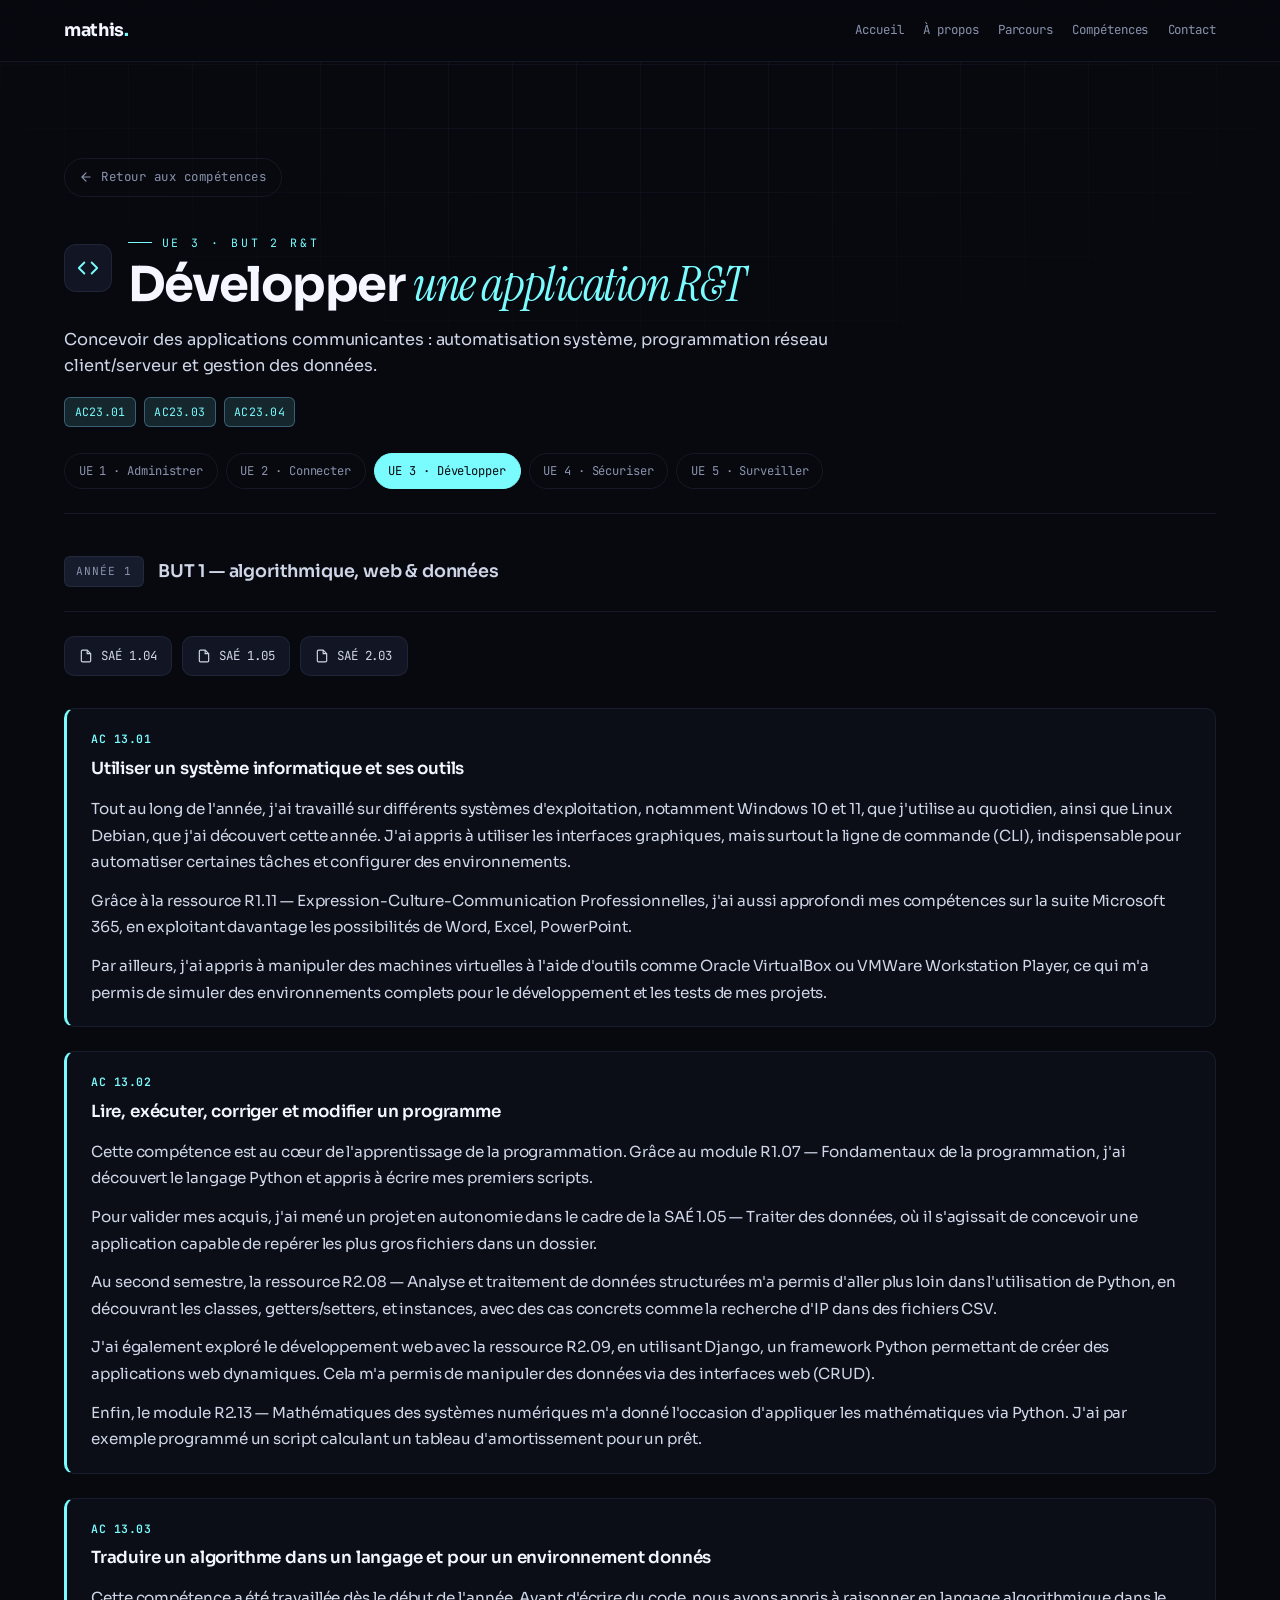
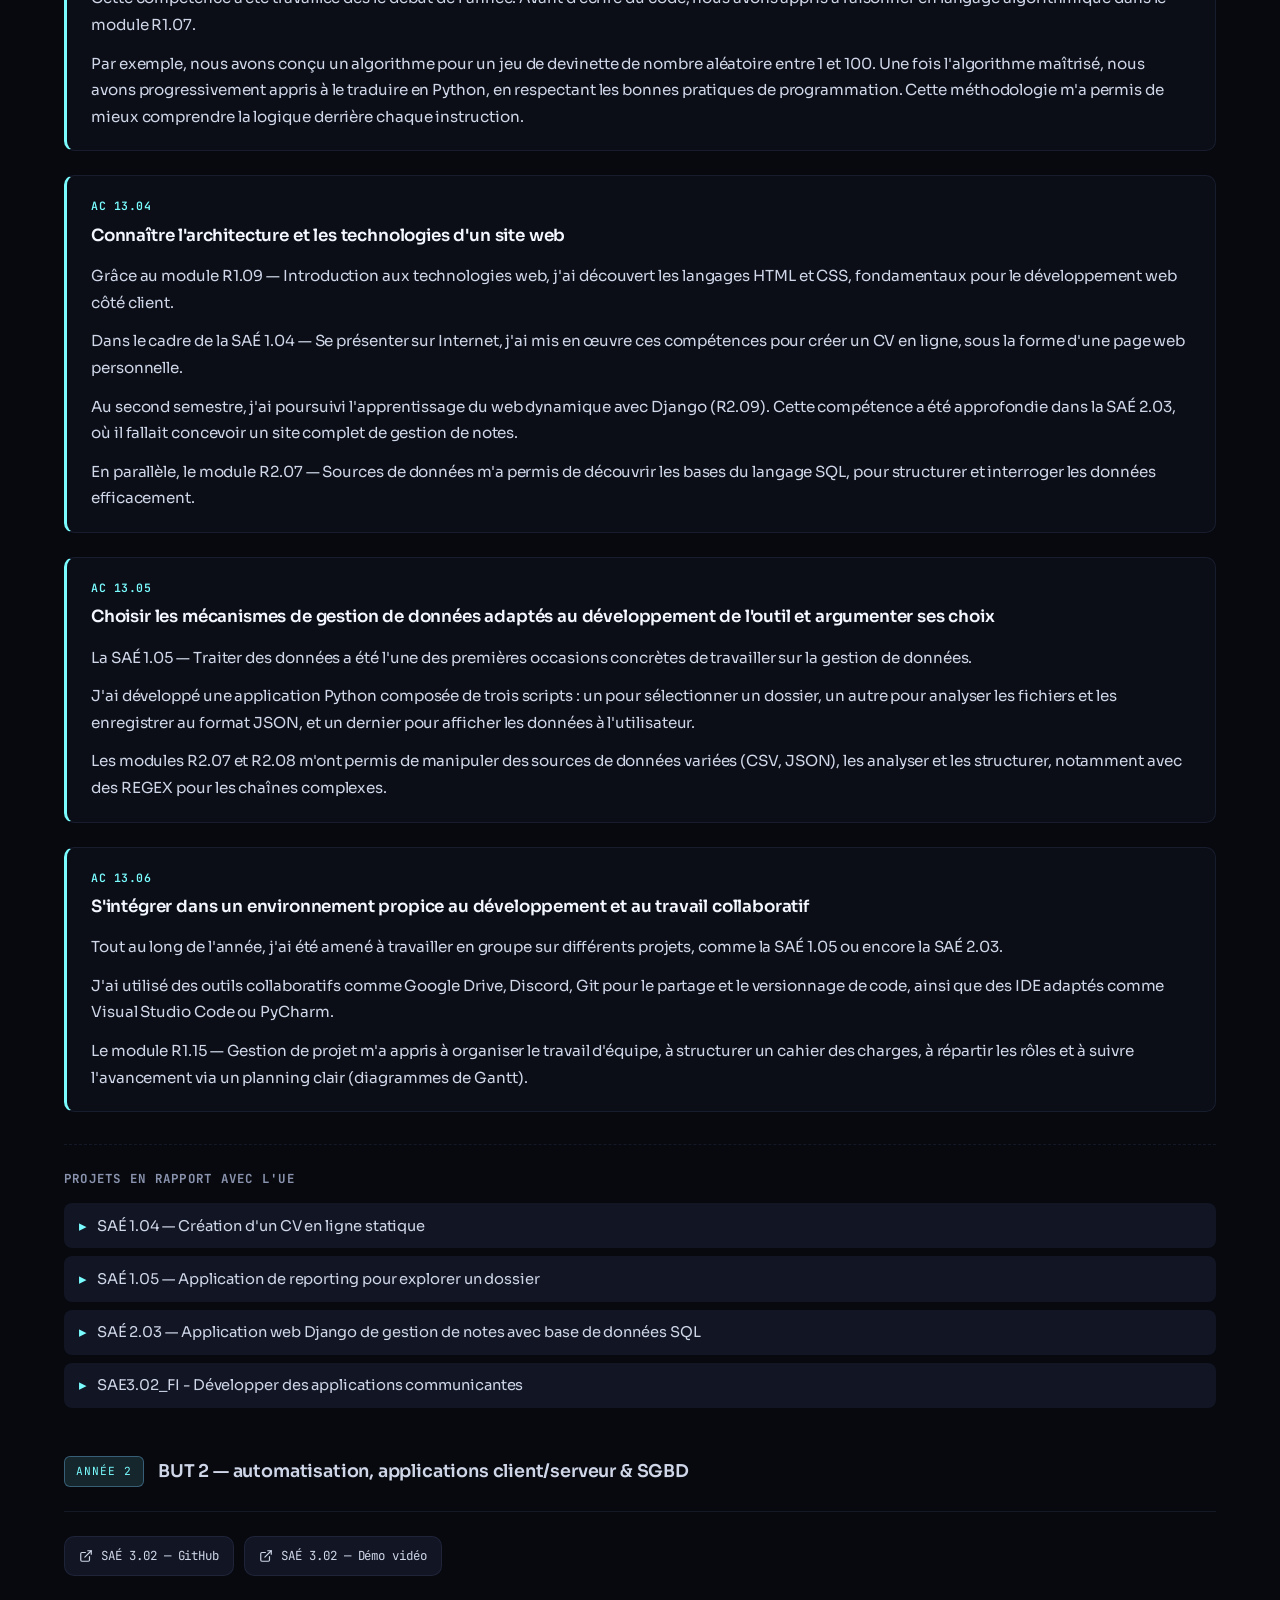
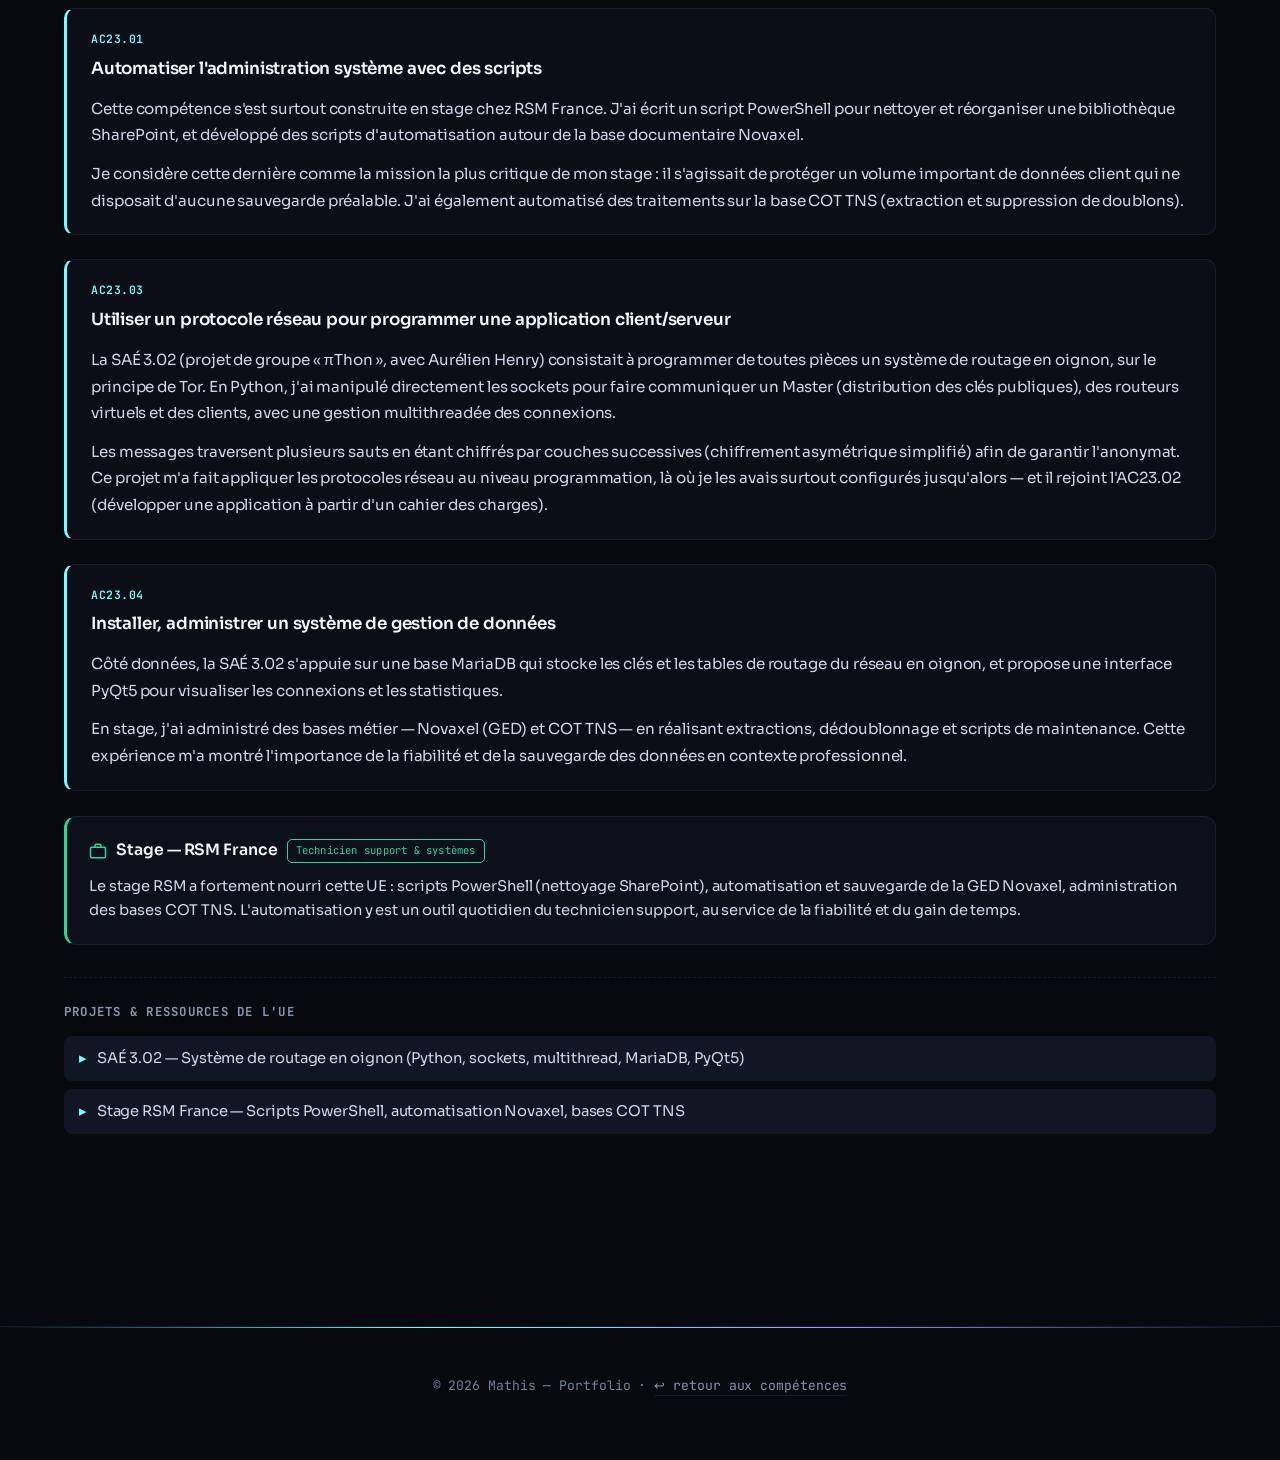
<file: ue3.html>
<!DOCTYPE html>
<html lang="fr" data-theme="dark">
<head>
<meta charset="UTF-8" />
<meta name="viewport" content="width=device-width, initial-scale=1.0" />
<title>Développer une application R&T · UE 3 · BUT 2 R&T — Mathis Halter</title>
<meta name="description" content="UE 3 — AC23, SAÉ 3.02 (routage en oignon Python/MariaDB), automatisation et scripts du stage RSM." />
<meta name="theme-color" content="#07090f" />
<link rel="icon" href="data:image/svg+xml,<svg xmlns=%22http://www.w3.org/2000/svg%22 viewBox=%220 0 100 100%22><text y=%22.9em%22 font-size=%2290%22>⚡</text></svg>" />
<link rel="preconnect" href="https://fonts.googleapis.com">
<link rel="preconnect" href="https://fonts.gstatic.com" crossorigin>
<link href="https://fonts.googleapis.com/css2?family=Instrument+Serif:ital@0;1&family=JetBrains+Mono:wght@300;400;500;600&family=Sora:wght@300;400;500;600;700;800&display=swap" rel="stylesheet">
<style>
/* ============================================
   1. DESIGN TOKENS — Variables CSS
   ============================================ */
:root {
  /* Couleurs dark (par défaut) */
  --bg-0: #07090f;
  --bg-1: #0b0e17;
  --bg-2: #121624;
  --bg-3: #1a2033;
  --surface: rgba(18, 22, 36, 0.6);
  --surface-hi: rgba(26, 32, 51, 0.85);
  --border: rgba(120, 140, 200, 0.12);
  --border-hi: rgba(120, 200, 255, 0.35);
  --text-0: #f4f7ff;
  --text-1: #cfd6e8;
  --text-2: #8a93ad;
  --text-3: #76809c; /* contraste relevé (~4.6:1 sur --bg-0) */
  --accent: #7afcff;      /* cyan néon */
  --accent-2: #a78bfa;    /* violet */
  --accent-3: #34d399;    /* vert subtil */
  --accent-warn: #fbbf24;
  --glow: rgba(122, 252, 255, 0.35);
  --glow-soft: rgba(122, 252, 255, 0.12);
  --grid: rgba(120, 140, 200, 0.06);
  --noise-opacity: 0.035;
}
[data-theme="light"] {
  --bg-0: #f5f6fa;
  --bg-1: #ffffff;
  --bg-2: #eef1f8;
  --bg-3: #e1e6f2;
  --surface: rgba(255, 255, 255, 0.7);
  --surface-hi: rgba(255, 255, 255, 0.95);
  --border: rgba(20, 30, 60, 0.1);
  --border-hi: rgba(20, 60, 120, 0.3);
  --text-0: #0b1024;
  --text-1: #2c3550;
  --text-2: #525c7a;
  --text-3: #5f6880; /* contraste relevé (~4.6:1 sur --bg-0 clair) */
  --accent: #0891b2;
  --accent-2: #7c3aed;
  --accent-3: #059669;
  --glow: rgba(8, 145, 178, 0.25);
  --glow-soft: rgba(8, 145, 178, 0.08);
  --grid: rgba(20, 30, 60, 0.05);
  --noise-opacity: 0.025;
}

/* ============================================
   2. RESET + BASE
   ============================================ */
*, *::before, *::after { box-sizing: border-box; margin: 0; padding: 0; }
html { -webkit-text-size-adjust: 100%; }
@media (prefers-reduced-motion: no-preference) {
  html { scroll-behavior: smooth; }
}
html.is-loading, html.is-loading body { overflow: hidden; }

body {
  font-family: 'Sora', -apple-system, sans-serif;
  background: var(--bg-0);
  color: var(--text-1);
  line-height: 1.65;
  overflow-x: hidden;
  font-weight: 400;
  letter-spacing: -0.005em;
  transition: background 0.5s ease, color 0.5s ease;
}

/* Grille de fond subtile (techy) */
body::before {
  content: '';
  position: fixed;
  inset: 0;
  background-image:
    linear-gradient(var(--grid) 1px, transparent 1px),
    linear-gradient(90deg, var(--grid) 1px, transparent 1px);
  background-size: 64px 64px;
  pointer-events: none;
  z-index: 0;
  mask-image: radial-gradient(ellipse 80% 60% at 50% 0%, #000 30%, transparent 80%);
}
/* Grain noise overlay */
body::after {
  content: '';
  position: fixed;
  inset: 0;
  pointer-events: none;
  z-index: 1;
  opacity: var(--noise-opacity);
  background-image: url("data:image/svg+xml;utf8,<svg aria-hidden="true" viewBox='0 0 200 200' xmlns='http://www.w3.org/2000/svg'><filter id='n'><feTurbulence type='fractalNoise' baseFrequency='0.9' numOctaves='2' stitchTiles='stitch'/></filter><rect width='100%25' height='100%25' filter='url(%23n)'/></svg>");
  mix-blend-mode: overlay;
}

img { max-width: 100%; display: block; }
a { color: inherit; text-decoration: none; }
button { font: inherit; color: inherit; background: none; border: none; cursor: pointer; }

::selection { background: var(--accent); color: var(--bg-0); }

/* Focus clavier visible (le focus souris reste discret via :focus-visible) */
:focus { outline: none; }
:focus-visible {
  outline: 2px solid var(--accent);
  outline-offset: 3px;
  border-radius: 4px;
}
.btn:focus-visible, .nav-link:focus-visible, .nav-tool:focus-visible,
.pdf-btn:focus-visible, .contact-link:focus-visible, .comp-header:focus-visible {
  outline: 2px solid var(--accent);
  outline-offset: 3px;
}

/* Scrollbar */
::-webkit-scrollbar { width: 10px; height: 10px; }
::-webkit-scrollbar-track { background: var(--bg-0); }
::-webkit-scrollbar-thumb {
  background: var(--bg-3);
  border-radius: 10px;
  border: 2px solid var(--bg-0);
}
::-webkit-scrollbar-thumb:hover { background: var(--accent); }

/* ============================================
   3. CURSOR CUSTOM
   ============================================ */
.cursor-dot, .cursor-ring {
  position: fixed;
  top: 0; left: 0;
  pointer-events: none;
  z-index: 9999;
  transform: translate(-50%, -50%);
  mix-blend-mode: difference;
}
.cursor-dot {
  width: 6px; height: 6px;
  background: var(--accent);
  border-radius: 50%;
  transition: opacity 0.2s;
  will-change: transform;
}
.cursor-ring {
  width: 36px; height: 36px;
  border: 1.5px solid var(--accent);
  border-radius: 50%;
  transition: width 0.25s, height 0.25s, border-color 0.25s, opacity 0.2s;
  opacity: 0.7;
  will-change: transform;
}
.cursor-ring.is-hover {
  width: 64px; height: 64px;
  border-color: var(--accent-2);
  background: rgba(167, 139, 250, 0.08);
}
@media (hover: none), (pointer: coarse) {
  .cursor-dot, .cursor-ring { display: none; }
  * { cursor: auto !important; }
}
body { cursor: none; }
a, button, [role="button"], input, textarea { cursor: none; }

/* ============================================
   4. LOADER D'INTRO
   ============================================ */
.loader {
  position: fixed; inset: 0;
  z-index: 10000;
  background: var(--bg-0);
  display: flex; flex-direction: column;
  align-items: center; justify-content: center;
  gap: 1.5rem;
  transition: opacity 0.8s ease, visibility 0.8s ease;
}
.loader.hidden { opacity: 0; visibility: hidden; }
.loader-logo {
  font-family: 'JetBrains Mono', monospace;
  font-size: 1.25rem;
  color: var(--text-2);
  letter-spacing: 0.2em;
  display: flex;
  gap: 0.5rem;
  align-items: baseline;
}
.loader-logo span { color: var(--accent); }
.loader-bar {
  width: min(280px, 60vw);
  height: 2px;
  background: var(--bg-2);
  overflow: hidden;
  position: relative;
}
.loader-bar::after {
  content: '';
  position: absolute;
  inset: 0;
  background: linear-gradient(90deg, transparent, var(--accent), var(--accent-2), transparent);
  animation: loaderSlide 1.5s ease-in-out infinite;
}
@keyframes loaderSlide {
  0% { transform: translateX(-100%); }
  100% { transform: translateX(100%); }
}
.loader-text {
  font-family: 'JetBrains Mono', monospace;
  font-size: 0.7rem;
  color: var(--text-3);
  letter-spacing: 0.3em;
  text-transform: uppercase;
}

/* ============================================
   5. SCROLL PROGRESS BAR
   ============================================ */
.scroll-progress {
  position: fixed;
  top: 0; left: 0;
  height: 2px;
  width: 100%;
  background: linear-gradient(90deg, var(--accent), var(--accent-2));
  z-index: 999;
  transform: scaleX(0);
  transform-origin: left;
  will-change: transform;
  box-shadow: 0 0 10px var(--glow);
}

/* ============================================
   6. NAVIGATION
   ============================================ */
.nav {
  position: fixed;
  top: 1.5rem;
  left: 50%;
  transform: translateX(-50%);
  z-index: 100;
  display: flex;
  align-items: center;
  gap: 0.5rem;
  padding: 0.5rem 0.6rem 0.5rem 1.25rem;
  background: rgba(11, 14, 23, 0.7);
  backdrop-filter: blur(20px) saturate(180%);
  -webkit-backdrop-filter: blur(20px) saturate(180%);
  border: 1px solid var(--border);
  border-radius: 999px;
  box-shadow: 0 8px 32px rgba(0, 0, 0, 0.4), inset 0 1px 0 rgba(255, 255, 255, 0.04);
  font-family: 'JetBrains Mono', monospace;
  font-size: 0.78rem;
  letter-spacing: 0.02em;
  animation: navSlideDown 0.8s cubic-bezier(0.16, 1, 0.3, 1) 1.5s both;
}
@keyframes navSlideDown {
  from { transform: translateX(-50%) translateY(-120%); opacity: 0; }
  to { transform: translateX(-50%) translateY(0); opacity: 1; }
}
[data-theme="light"] .nav {
  background: rgba(255, 255, 255, 0.7);
  box-shadow: 0 8px 32px rgba(0, 0, 0, 0.08);
}
.nav-brand {
  font-weight: 600;
  color: var(--text-0);
  padding-right: 1rem;
  margin-right: 0.25rem;
  border-right: 1px solid var(--border);
  display: flex;
  align-items: center;
  gap: 0.5rem;
}
.nav-brand::before {
  content: '';
  width: 8px; height: 8px;
  border-radius: 50%;
  background: var(--accent-3);
  box-shadow: 0 0 8px var(--accent-3);
  animation: pulse 2s ease-in-out infinite;
}
@keyframes pulse {
  0%, 100% { opacity: 1; }
  50% { opacity: 0.3; }
}
.nav-list { display: flex; list-style: none; gap: 0.1rem; }
.nav-link {
  color: var(--text-2);
  padding: 0.5rem 0.85rem;
  border-radius: 999px;
  transition: color 0.2s, background 0.2s;
  position: relative;
  overflow: hidden;
}
.nav-link::after {
  content: '';
  position: absolute;
  bottom: 4px; left: 50%; right: 50%;
  height: 2px;
  background: var(--accent);
  border-radius: 1px;
  transition: left 0.3s, right 0.3s;
}
.nav-link:hover::after, .nav-link.active::after { left: 12px; right: 12px; }
.nav-link:hover { color: var(--text-0); background: var(--bg-3); }
.nav-link.active { color: var(--accent); background: rgba(122, 252, 255, 0.08); }
.nav-tools { display: flex; gap: 0.25rem; padding-left: 0.5rem; margin-left: 0.25rem; border-left: 1px solid var(--border); }
.nav-tool {
  width: 34px; height: 34px;
  border-radius: 50%;
  display: grid;
  place-items: center;
  color: var(--text-2);
  transition: color 0.2s, background 0.2s, transform 0.2s;
  font-size: 0.7rem;
  font-weight: 600;
}
.nav-tool:hover { color: var(--accent); background: var(--bg-3); transform: scale(1.05); }
.nav-tool svg { width: 16px; height: 16px; }

/* Mobile nav menu (hamburger) */
.nav-toggle { display: none; }
@media (max-width: 720px) {
  .nav { padding: 0.5rem 0.6rem; gap: 0.25rem; }
  .nav-list { display: none; }
  .nav-list.open {
    display: flex;
    flex-direction: column;
    position: absolute;
    top: calc(100% + 0.75rem);
    left: 0; right: 0;
    background: rgba(11, 14, 23, 0.95);
    backdrop-filter: blur(20px);
    border: 1px solid var(--border);
    border-radius: 16px;
    padding: 0.5rem;
    gap: 0.1rem;
  }
  [data-theme="light"] .nav-list.open { background: rgba(255, 255, 255, 0.97); }
  .nav-toggle { display: grid; }
}

/* ============================================
   7. LAYOUT GLOBAL
   ============================================ */
.container {
  max-width: 1200px;
  margin: 0 auto;
  padding: 0 1.5rem;
  position: relative;
  z-index: 2;
}
section { position: relative; z-index: 2; }
/* Lazy-rendering : le navigateur ne calcule pas le layout/paint des sections hors écran */
section.section-pad {
  content-visibility: auto;
  contain-intrinsic-size: auto 1000px;
}
.section-pad { padding: 7rem 0; }
.section-pad-sm { padding: 5rem 0; }

.eyebrow {
  font-family: 'JetBrains Mono', monospace;
  font-size: 0.72rem;
  letter-spacing: 0.25em;
  text-transform: uppercase;
  color: var(--accent);
  display: inline-flex;
  align-items: center;
  gap: 0.6rem;
  margin-bottom: 1.25rem;
}
.eyebrow::before {
  content: '';
  width: 24px; height: 1px;
  background: var(--accent);
}

.section-title {
  font-family: 'Sora', sans-serif;
  font-size: clamp(2rem, 4.5vw, 3.4rem);
  font-weight: 700;
  line-height: 1.05;
  letter-spacing: -0.03em;
  color: var(--text-0);
  margin-bottom: 1rem;
}
.section-title em {
  font-family: 'Instrument Serif', serif;
  font-style: italic;
  font-weight: 400;
  color: var(--accent);
}
.section-sub {
  color: var(--text-2);
  font-size: 1.05rem;
  max-width: 640px;
  margin-bottom: 3rem;
}

/* ============================================
   8. HERO
   ============================================ */
.hero {
  min-height: 100vh;
  display: flex;
  align-items: center;
  position: relative;
  padding: 8rem 0 4rem;
  overflow: hidden;
}
.hero-bg {
  position: absolute;
  inset: 0;
  z-index: 0;
}
#globe-canvas {
  position: absolute;
  top: 50%; right: -10%;
  transform: translateY(-50%);
  width: 75vmin; height: 75vmin;
  z-index: 0;
  pointer-events: none;
  opacity: 0.95;
}
.hero-gradient {
  position: absolute;
  inset: 0;
  background:
    radial-gradient(ellipse 60% 50% at 80% 50%, var(--glow-soft), transparent 70%),
    radial-gradient(ellipse 50% 40% at 20% 30%, rgba(167, 139, 250, 0.08), transparent 70%);
  z-index: 0;
}
.hero-content {
  position: relative;
  z-index: 2;
  max-width: 700px;
}
.hero-status {
  display: inline-flex;
  align-items: center;
  gap: 0.6rem;
  padding: 0.4rem 0.85rem;
  background: var(--surface);
  border: 1px solid var(--border);
  border-radius: 999px;
  font-family: 'JetBrains Mono', monospace;
  font-size: 0.72rem;
  color: var(--text-2);
  margin-bottom: 1.5rem;
  backdrop-filter: blur(10px);
}
.hero-status .dot {
  width: 6px; height: 6px;
  border-radius: 50%;
  background: var(--accent-3);
  box-shadow: 0 0 10px var(--accent-3);
  animation: pulse 2s ease-in-out infinite;
}
.hero h1 {
  font-family: 'Sora', sans-serif;
  font-size: clamp(2.75rem, 8vw, 5.5rem);
  font-weight: 800;
  line-height: 0.98;
  letter-spacing: -0.04em;
  color: var(--text-0);
  margin-bottom: 1rem;
}
.hero h1 .accent {
  font-family: 'Instrument Serif', serif;
  font-style: italic;
  font-weight: 400;
  color: var(--accent);
  position: relative;
  white-space: nowrap;
}
.hero h1 .accent::after {
  content: '';
  position: absolute;
  left: 0; right: 0; bottom: -0.05em;
  height: 3px;
  background: linear-gradient(90deg, transparent, var(--accent), transparent);
  opacity: 0.5;
}
.hero-subtitle {
  font-family: 'JetBrains Mono', monospace;
  font-size: clamp(0.85rem, 1.6vw, 1rem);
  color: var(--text-2);
  margin-bottom: 1.5rem;
  letter-spacing: 0.02em;
  min-height: 1.65em; /* réserve la hauteur : pas de layout shift quand le texte se vide */
}
.hero-subtitle .typed-cursor {
  display: inline-block;
  width: 9px; height: 1em;
  background: var(--accent);
  vertical-align: text-bottom;
  margin-left: 2px;
  animation: blink 1s steps(2) infinite;
}
@keyframes blink { 50% { opacity: 0; } }
.hero-desc {
  font-size: 1.1rem;
  color: var(--text-1);
  margin-bottom: 2.5rem;
  max-width: 540px;
}

/* Boutons */
.btn-row { display: flex; gap: 1rem; flex-wrap: wrap; }
.btn {
  display: inline-flex;
  align-items: center;
  gap: 0.6rem;
  padding: 0.95rem 1.6rem;
  border-radius: 999px;
  font-family: 'JetBrains Mono', monospace;
  font-size: 0.85rem;
  font-weight: 500;
  letter-spacing: 0.02em;
  transition: transform 0.25s, box-shadow 0.25s, background 0.25s, color 0.25s, border-color 0.25s;
  position: relative;
  overflow: hidden;
  border: 1px solid transparent;
}
.btn-primary {
  background: var(--accent);
  color: var(--bg-0);
  box-shadow: 0 0 0 0 var(--glow);
}
.btn-primary:hover {
  transform: translateY(-2px);
  box-shadow: 0 10px 30px var(--glow);
}
.btn-primary::after {
  content: '';
  position: absolute;
  top: 0; left: -100%;
  width: 100%; height: 100%;
  background: linear-gradient(90deg, transparent, rgba(255,255,255,0.3), transparent);
  transition: left 0.6s;
}
.btn-primary:hover::after { left: 100%; }
.btn-ghost {
  background: var(--surface);
  color: var(--text-0);
  border-color: var(--border);
  backdrop-filter: blur(10px);
}
.btn-ghost:hover {
  border-color: var(--border-hi);
  background: var(--surface-hi);
  transform: translateY(-2px);
}
.btn-arrow {
  width: 1em; height: 1em;
  transition: transform 0.25s;
}
.btn:hover .btn-arrow { transform: translateX(3px); }

/* Hero stats en bas */
.hero-stats {
  position: absolute;
  bottom: 3rem;
  left: 1.5rem;
  right: 1.5rem;
  max-width: 1200px;
  margin: 0 auto;
  display: flex;
  justify-content: space-between;
  gap: 2rem;
  font-family: 'JetBrains Mono', monospace;
  font-size: 0.72rem;
  color: var(--text-3);
  letter-spacing: 0.1em;
  z-index: 2;
}
.hero-stats .scroll-hint {
  display: flex;
  align-items: center;
  gap: 0.5rem;
}
.hero-stats .scroll-hint .line {
  display: inline-block;
  width: 30px; height: 1px;
  background: var(--text-3);
  position: relative;
  overflow: hidden;
}
.hero-stats .scroll-hint .line::after {
  content: '';
  position: absolute;
  inset: 0;
  background: var(--accent);
  animation: scrollLine 2s ease-in-out infinite;
}
@keyframes scrollLine {
  0% { transform: translateX(-100%); }
  50% { transform: translateX(0); }
  100% { transform: translateX(100%); }
}
@media (max-width: 640px) {
  #globe-canvas { width: 90vmin; height: 90vmin; right: -30%; top: 60%; opacity: 0.5; }
  .hero-stats { position: relative; bottom: auto; flex-direction: column; gap: 0.5rem; margin-top: 3rem; }
}

/* ============================================
   9. CARDS, CARDS, CARDS
   ============================================ */
.card {
  background: var(--surface);
  border: 1px solid var(--border);
  border-radius: 16px;
  padding: 1.75rem;
  backdrop-filter: blur(20px) saturate(150%);
  -webkit-backdrop-filter: blur(20px) saturate(150%);
  position: relative;
  overflow: hidden;
  transition: transform 0.3s, border-color 0.3s, box-shadow 0.3s;
}
.card::before {
  content: '';
  position: absolute;
  inset: 0;
  background: radial-gradient(circle 200px at var(--mx, 50%) var(--my, 50%), var(--glow-soft), transparent 70%);
  opacity: 0;
  transition: opacity 0.3s;
  pointer-events: none;
}
.card:hover {
  border-color: var(--border-hi);
  transform: translateY(-4px);
  box-shadow: 0 20px 60px rgba(0,0,0,0.4);
}
.card:hover::before { opacity: 1; }

/* ============================================
   10. ABOUT / Qui suis-je
   ============================================ */
.about-grid {
  display: grid;
  grid-template-columns: 1.1fr 0.9fr;
  gap: 4rem;
  align-items: start;
}
@media (max-width: 900px) { .about-grid { grid-template-columns: 1fr; gap: 2.5rem; } }
.about-text p {
  font-size: 1.15rem;
  color: var(--text-1);
  margin-bottom: 1.25rem;
  line-height: 1.75;
}
.about-text p .highlight {
  color: var(--accent);
  font-weight: 500;
}
.about-stats {
  display: grid;
  grid-template-columns: repeat(2, 1fr);
  gap: 1rem;
}
.stat {
  padding: 1.5rem;
  background: var(--surface);
  border: 1px solid var(--border);
  border-radius: 14px;
  backdrop-filter: blur(10px);
  position: relative;
  overflow: hidden;
  transition: transform 0.3s, border-color 0.3s, box-shadow 0.3s;
}
.stat::before {
  content: '';
  position: absolute;
  inset: 0;
  background: radial-gradient(circle at 50% 0%, var(--glow-soft), transparent 70%);
  opacity: 0;
  transition: opacity 0.3s;
}
.stat:hover::before { opacity: 1; }
.stat:hover {
  transform: translateY(-4px);
  border-color: var(--border-hi);
  box-shadow: 0 12px 40px rgba(0,0,0,0.3);
}
.stat-value {
  font-family: 'Sora', sans-serif;
  font-size: 2.5rem;
  font-weight: 700;
  color: var(--text-0);
  line-height: 1;
  margin-bottom: 0.4rem;
  letter-spacing: -0.03em;
  display: flex;
  align-items: baseline;
  gap: 0.2rem;
  transition: color 0.3s;
}
.stat:hover .stat-value { color: var(--accent); }
.stat-value .unit {
  font-size: 1.25rem;
  color: var(--accent);
  font-weight: 500;
}
.stat-label {
  font-family: 'JetBrains Mono', monospace;
  font-size: 0.72rem;
  color: var(--text-2);
  letter-spacing: 0.05em;
}

/* ============================================
   11. SKILLS GRID
   ============================================ */
.skills-grid {
  display: grid;
  grid-template-columns: repeat(auto-fit, minmax(260px, 1fr));
  gap: 1.25rem;
  margin-top: 3rem;
}
.skill-card {
  padding: 2rem;
}
.skill-card .skill-icon {
  width: 44px; height: 44px;
  border-radius: 12px;
  background: linear-gradient(135deg, var(--accent), var(--accent-2));
  display: grid;
  place-items: center;
  margin-bottom: 1.25rem;
  color: var(--bg-0);
  box-shadow: 0 8px 20px var(--glow);
}
.skill-card .skill-icon svg { width: 22px; height: 22px; }
.skill-card h3 {
  font-family: 'Sora', sans-serif;
  font-size: 1.15rem;
  font-weight: 600;
  color: var(--text-0);
  margin-bottom: 0.6rem;
  letter-spacing: -0.01em;
}
.skill-card p {
  color: var(--text-2);
  font-size: 0.92rem;
  line-height: 1.6;
}
.skill-tags {
  display: flex; flex-wrap: wrap; gap: 0.4rem;
  margin-top: 1rem;
}
.skill-tag {
  font-family: 'JetBrains Mono', monospace;
  font-size: 0.7rem;
  padding: 0.25rem 0.6rem;
  border-radius: 999px;
  background: var(--bg-2);
  color: var(--text-2);
  border: 1px solid var(--border);
  display: inline-block;
  transition: background 0.2s cubic-bezier(0.34, 1.56, 0.64, 1),
              color 0.2s, border-color 0.2s, transform 0.2s cubic-bezier(0.34, 1.56, 0.64, 1),
              box-shadow 0.2s;
}
.skill-tag:hover {
  background: var(--accent);
  color: var(--bg-0);
  border-color: var(--accent);
  transform: translateY(-2px) scale(1.05);
  box-shadow: 0 4px 12px var(--glow);
}

/* ============================================
   12. TIMELINE (Parcours)
   ============================================ */
.timeline {
  position: relative;
  max-width: 800px;
  margin: 3rem auto 0;
  padding-left: 2rem;
}
.timeline::before {
  content: '';
  position: absolute;
  left: 0;
  top: 0; bottom: 0;
  width: 1px;
  background: linear-gradient(to bottom, transparent, var(--accent), var(--accent-2), transparent);
  background-size: 1px 200%;
  animation: timelineFlow 3s ease-in-out infinite;
}
@keyframes timelineFlow {
  0% { background-position: 0 -100%; }
  100% { background-position: 0 200%; }
}
.timeline-item {
  position: relative;
  padding-bottom: 2.5rem;
}
.timeline-item:last-child { padding-bottom: 0; }
.timeline-item::before {
  content: '';
  position: absolute;
  left: -2.35rem;
  top: 0.5rem;
  width: 12px; height: 12px;
  border-radius: 50%;
  background: var(--bg-0);
  border: 2px solid var(--accent);
  box-shadow: 0 0 0 4px var(--bg-0), 0 0 12px var(--glow);
  transition: box-shadow 0.4s, transform 0.4s;
}
.timeline-item.is-visible::before {
  animation: dotPop 0.5s cubic-bezier(0.34, 1.56, 0.64, 1) forwards;
}
@keyframes dotPop {
  0% { transform: scale(0); opacity: 0; }
  60% { transform: scale(1.4); }
  100% { transform: scale(1); opacity: 1; }
}
.timeline-date {
  font-family: 'JetBrains Mono', monospace;
  font-size: 0.72rem;
  letter-spacing: 0.1em;
  color: var(--accent);
  text-transform: uppercase;
  margin-bottom: 0.4rem;
}
.timeline-title {
  font-family: 'Sora', sans-serif;
  font-size: 1.25rem;
  font-weight: 600;
  color: var(--text-0);
  margin-bottom: 0.5rem;
  letter-spacing: -0.01em;
}
.timeline-desc {
  color: var(--text-2);
  font-size: 0.98rem;
  line-height: 1.65;
}

/* ============================================
   13. COMPETENCES / ACCORDION SAE
   ============================================ */
.competences-wrap {
  display: flex;
  flex-direction: column;
  gap: 1rem;
  margin-top: 3rem;
}

/* Séparateur entre tronc commun et spécialisation cyber */
.comp-divider {
  display: flex;
  align-items: center;
  gap: 1rem;
  margin: 2.5rem 0 1rem;
  font-family: 'JetBrains Mono', monospace;
  font-size: 0.72rem;
  letter-spacing: 0.25em;
  text-transform: uppercase;
  color: var(--accent-2);
}
.comp-divider::before,
.comp-divider::after {
  content: '';
  flex: 1;
  height: 1px;
  background: linear-gradient(90deg, transparent, var(--border-hi), transparent);
}
.comp-divider .badge {
  display: inline-flex;
  align-items: center;
  gap: 0.5rem;
  padding: 0.35rem 0.85rem;
  border: 1px solid var(--accent-2);
  border-radius: 999px;
  color: var(--accent-2);
  background: rgba(167, 139, 250, 0.08);
}
.comp-divider .badge svg { width: 12px; height: 12px; }

/* Variante cyber : accent violet au lieu de cyan */
.comp-card.is-cyber { border-color: rgba(167, 139, 250, 0.18); }
.comp-card.is-cyber:hover { border-color: rgba(167, 139, 250, 0.45); }
.comp-card.is-cyber .comp-icon { color: var(--accent-2); }
.comp-card.is-cyber.is-open .comp-icon { background: var(--accent-2); color: var(--bg-0); }
.comp-card.is-cyber.is-open .comp-chevron { background: var(--accent-2); }
.comp-card.is-cyber .ac-item { border-left-color: var(--accent-2); }
.comp-card.is-cyber .ac-code { color: var(--accent-2); }
.comp-card.is-cyber .pdf-btn:hover { background: var(--accent-2); border-color: var(--accent-2); }
.comp-card.is-cyber .related-projects li::before { color: var(--accent-2); }

.comp-card {
  background: var(--surface);
  border: 1px solid var(--border);
  border-radius: 18px;
  overflow: hidden;
  backdrop-filter: blur(20px) saturate(150%);
  transition: border-color 0.3s;
}
.comp-card:hover { border-color: var(--border-hi); }
.comp-header {
  display: flex;
  align-items: center;
  gap: 1.25rem;
  padding: 1.5rem 1.75rem;
  width: 100%;
  text-align: left;
  transition: background 0.25s;
  border-radius: 18px;
}
.comp-header:hover { background: var(--surface-hi); }
.comp-icon {
  flex-shrink: 0;
  width: 48px; height: 48px;
  border-radius: 12px;
  background: var(--bg-2);
  border: 1px solid var(--border);
  display: grid;
  place-items: center;
  color: var(--accent);
  transition: transform 0.3s;
}
.comp-icon svg { width: 22px; height: 22px; }
.comp-card.is-open .comp-icon { transform: rotate(8deg) scale(1.05); background: var(--accent); color: var(--bg-0); }
.comp-title-wrap { flex: 1; min-width: 0; }
.comp-title {
  font-family: 'Sora', sans-serif;
  font-size: 1.3rem;
  font-weight: 600;
  color: var(--text-0);
  letter-spacing: -0.01em;
  margin-bottom: 0.15rem;
}
.comp-subtitle {
  font-family: 'JetBrains Mono', monospace;
  font-size: 0.72rem;
  color: var(--text-2);
  letter-spacing: 0.05em;
}
.comp-chevron {
  flex-shrink: 0;
  width: 36px; height: 36px;
  border-radius: 50%;
  background: var(--bg-2);
  border: 1px solid var(--border);
  display: grid;
  place-items: center;
  color: var(--text-2);
  transition: transform 0.4s cubic-bezier(0.65, 0, 0.35, 1), background 0.3s;
}
.comp-card.is-open .comp-chevron {
  transform: rotate(180deg);
  background: var(--accent);
  color: var(--bg-0);
}

.comp-panel {
  display: grid;
  grid-template-rows: 0fr;
  transition: grid-template-rows 0.5s cubic-bezier(0.65, 0, 0.35, 1);
}
.comp-card.is-open .comp-panel { grid-template-rows: 1fr; }
.comp-panel-inner {
  overflow: hidden;
  min-height: 0;
}
.comp-panel-content {
  padding: 0.5rem 1.75rem 2rem;
  border-top: 1px solid var(--border);
  margin-top: 0;
}

/* PDF buttons */
.pdf-row {
  display: flex; flex-wrap: wrap; gap: 0.6rem;
  margin: 1.5rem 0 2rem;
}
.pdf-btn {
  display: inline-flex;
  align-items: center;
  gap: 0.5rem;
  padding: 0.55rem 0.9rem;
  background: var(--bg-2);
  border: 1px solid var(--border);
  border-radius: 10px;
  font-family: 'JetBrains Mono', monospace;
  font-size: 0.78rem;
  color: var(--text-1);
  transition: all 0.25s;
}
.pdf-btn:hover {
  background: var(--accent);
  color: var(--bg-0);
  border-color: var(--accent);
  transform: translateY(-2px);
}
.pdf-btn svg { width: 14px; height: 14px; }

/* AC items */
.ac-list { display: flex; flex-direction: column; gap: 1.5rem; }
.ac-item {
  padding: 1.25rem 1.5rem;
  background: var(--bg-1);
  border: 1px solid var(--border);
  border-left: 3px solid var(--accent);
  border-radius: 10px;
}
[data-theme="light"] .ac-item { background: var(--bg-2); }
.ac-code {
  font-family: 'JetBrains Mono', monospace;
  font-size: 0.72rem;
  color: var(--accent);
  letter-spacing: 0.05em;
  font-weight: 600;
  margin-bottom: 0.4rem;
}
.ac-title {
  font-family: 'Sora', sans-serif;
  font-size: 1.05rem;
  font-weight: 600;
  color: var(--text-0);
  margin-bottom: 0.85rem;
  letter-spacing: -0.01em;
}
.ac-text {
  font-size: 0.95rem;
  color: var(--text-1);
  line-height: 1.75;
}
.ac-text p { margin-bottom: 0.75rem; }
.ac-text p:last-child { margin-bottom: 0; }

.related-projects {
  margin-top: 2rem;
  padding-top: 1.5rem;
  border-top: 1px dashed var(--border);
}
.related-projects h4 {
  font-family: 'JetBrains Mono', monospace;
  font-size: 0.78rem;
  color: var(--text-2);
  letter-spacing: 0.1em;
  text-transform: uppercase;
  margin-bottom: 0.85rem;
}
.related-projects ul { list-style: none; display: flex; flex-direction: column; gap: 0.5rem; }
.related-projects li {
  padding: 0.65rem 0.95rem;
  background: var(--bg-2);
  border-radius: 8px;
  font-size: 0.92rem;
  color: var(--text-1);
  display: flex;
  align-items: center;
  gap: 0.6rem;
}
.related-projects li::before {
  content: '▸';
  color: var(--accent);
  flex-shrink: 0;
}

/* ============================================
   14. CONTACT
   ============================================ */
.contact-wrap {
  display: grid;
  grid-template-columns: 1fr 1fr;
  gap: 4rem;
  align-items: start;
}
@media (max-width: 800px) { .contact-wrap { grid-template-columns: 1fr; gap: 2rem; } }
.contact-info { display: flex; flex-direction: column; gap: 1rem; }
.contact-link {
  display: flex;
  align-items: center;
  gap: 1rem;
  padding: 1.25rem;
  background: var(--surface);
  border: 1px solid var(--border);
  border-radius: 14px;
  transition: transform 0.3s cubic-bezier(0.34, 1.56, 0.64, 1), border-color 0.3s, box-shadow 0.3s;
}
.contact-link:hover {
  transform: translateX(8px) scale(1.01);
  box-shadow: -4px 0 20px var(--glow-soft);
  border-color: var(--accent);
}
.contact-link-icon {
  width: 40px; height: 40px;
  border-radius: 10px;
  background: var(--bg-2);
  display: grid;
  place-items: center;
  color: var(--accent);
  flex-shrink: 0;
  transition: transform 0.3s cubic-bezier(0.34, 1.56, 0.64, 1), background 0.3s, color 0.3s;
}
.contact-link:hover .contact-link-icon {
  background: var(--accent);
  color: var(--bg-0);
  transform: rotate(10deg) scale(1.1);
}
.contact-link-icon svg { width: 18px; height: 18px; }
.contact-link-label {
  font-family: 'JetBrains Mono', monospace;
  font-size: 0.7rem;
  color: var(--text-3);
  letter-spacing: 0.1em;
  text-transform: uppercase;
}
.contact-link-value {
  font-size: 1rem;
  color: var(--text-0);
  font-weight: 500;
}

.contact-form {
  background: var(--surface);
  border: 1px solid var(--border);
  border-radius: 18px;
  padding: 2rem;
  backdrop-filter: blur(20px);
  display: flex;
  flex-direction: column;
  gap: 1rem;
}
.contact-form label {
  display: block;
  font-family: 'JetBrains Mono', monospace;
  font-size: 0.7rem;
  color: var(--text-2);
  letter-spacing: 0.1em;
  text-transform: uppercase;
  margin-bottom: 0.4rem;
}
.contact-form input,
.contact-form textarea {
  width: 100%;
  padding: 0.85rem 1rem;
  background: var(--bg-1);
  border: 1px solid var(--border);
  border-radius: 10px;
  color: var(--text-0);
  font-family: 'Sora', sans-serif;
  font-size: 0.95rem;
  transition: border-color 0.25s, background 0.25s;
}
[data-theme="light"] .contact-form input, [data-theme="light"] .contact-form textarea { background: var(--bg-2); }
.contact-form input:focus,
.contact-form textarea:focus {
  outline: none;
  border-color: var(--accent);
  box-shadow: 0 0 0 3px var(--glow-soft);
}
.contact-form textarea { resize: vertical; min-height: 120px; }
.contact-form button {
  margin-top: 0.5rem;
  padding: 1rem;
  background: var(--accent);
  color: var(--bg-0);
  border: none;
  border-radius: 10px;
  font-family: 'JetBrains Mono', monospace;
  font-size: 0.85rem;
  font-weight: 600;
  letter-spacing: 0.05em;
  transition: background 0.25s, transform 0.25s, box-shadow 0.25s;
}
.contact-form button:hover {
  transform: translateY(-2px);
  box-shadow: 0 10px 30px var(--glow);
}

/* ============================================
   15. FOOTER
   ============================================ */
footer {
  border-top: 1px solid var(--border);
  padding: 3rem 0 2rem;
  font-family: 'JetBrains Mono', monospace;
  font-size: 0.8rem;
  color: var(--text-3);
  margin-top: 4rem;
}
.footer-grid {
  display: flex;
  justify-content: space-between;
  align-items: center;
  gap: 1rem;
  flex-wrap: wrap;
}
.footer-grid .made-with { display: flex; align-items: center; gap: 0.5rem; }
.footer-grid .made-with .heart { color: var(--accent); animation: pulse 2s ease-in-out infinite; }

/* ============================================
   16. REVEAL ANIMATIONS
   ============================================ */
.reveal {
  opacity: 0;
  transform: translateY(40px) scale(0.98);
  transition: opacity 0.9s cubic-bezier(0.16, 1, 0.3, 1), transform 0.9s cubic-bezier(0.16, 1, 0.3, 1);
}
.reveal.is-visible {
  opacity: 1;
  transform: translateY(0) scale(1);
}
.reveal-stagger > * {
  opacity: 0;
  transform: translateY(20px);
  transition: opacity 0.7s cubic-bezier(0.16, 1, 0.3, 1), transform 0.7s cubic-bezier(0.16, 1, 0.3, 1);
}
.reveal-stagger.is-visible > * { opacity: 1; transform: translateY(0); }
.reveal-stagger.is-visible > *:nth-child(1) { transition-delay: 0.05s; }
.reveal-stagger.is-visible > *:nth-child(2) { transition-delay: 0.15s; }
.reveal-stagger.is-visible > *:nth-child(3) { transition-delay: 0.25s; }
.reveal-stagger.is-visible > *:nth-child(4) { transition-delay: 0.35s; }
.reveal-stagger.is-visible > *:nth-child(5) { transition-delay: 0.45s; }
.reveal-stagger.is-visible > *:nth-child(6) { transition-delay: 0.55s; }

@media (prefers-reduced-motion: reduce) {
  *, *::before, *::after {
    animation-duration: 0.01ms !important;
    transition-duration: 0.01ms !important;
  }
  .reveal, .reveal-stagger > * { opacity: 1; transform: none; }
}

/* ============================================
   17. AURORA / NEBULA BG
   ============================================ */
.aurora-layer {
  position: fixed;
  inset: 0;
  z-index: 0;
  pointer-events: none;
  overflow: hidden;
}
.aurora-blob {
  position: absolute;
  border-radius: 50%;
  filter: blur(80px);
  opacity: 0.12;
  will-change: transform;
}
.aurora-blob-1 {
  width: 70vw; height: 55vw;
  background: radial-gradient(ellipse, #7afcff 0%, #a78bfa 60%, transparent 100%);
  top: -20%; left: -15%;
  animation: auroraFloat1 18s ease-in-out infinite;
}
.aurora-blob-2 {
  width: 55vw; height: 60vw;
  background: radial-gradient(ellipse, #a78bfa 0%, #34d399 50%, transparent 100%);
  bottom: -20%; right: -10%;
  animation: auroraFloat2 22s ease-in-out infinite;
}
.aurora-blob-3 {
  width: 40vw; height: 40vw;
  background: radial-gradient(ellipse, #7afcff 0%, transparent 70%);
  top: 40%; left: 40%;
  animation: auroraFloat3 15s ease-in-out infinite;
}
@keyframes auroraFloat1 {
  0%,100% { transform: translate(0,0) scale(1) rotate(0deg); }
  33% { transform: translate(8vw, 5vh) scale(1.08) rotate(8deg); }
  66% { transform: translate(-4vw, 10vh) scale(0.95) rotate(-5deg); }
}
@keyframes auroraFloat2 {
  0%,100% { transform: translate(0,0) scale(1) rotate(0deg); }
  40% { transform: translate(-10vw, -6vh) scale(1.12) rotate(-10deg); }
  70% { transform: translate(5vw, 4vh) scale(0.9) rotate(6deg); }
}
@keyframes auroraFloat3 {
  0%,100% { transform: translate(0,0) scale(1); opacity: 0.07; }
  50% { transform: translate(-6vw, 8vh) scale(1.2); opacity: 0.13; }
}
[data-theme="light"] .aurora-blob { opacity: 0.07; }

/* ============================================
   18. HERO GLITCH EFFECT
   ============================================ */
.hero h1 .accent {
  --glitch-color: var(--accent);
}
.hero h1 .accent.glitch-active::before,
.hero h1 .accent.glitch-active::after {
  content: attr(data-text);
  position: absolute;
  left: 0; top: 0;
  white-space: nowrap;
}
.hero h1 .accent.glitch-active::before {
  color: var(--accent-2);
  clip-path: polygon(0 20%, 100% 20%, 100% 40%, 0 40%);
  transform: translate(-3px, 0);
  animation: glitchSlice1 0.3s steps(1) forwards;
}
.hero h1 .accent.glitch-active::after {
  color: #34d399;
  clip-path: polygon(0 60%, 100% 60%, 100% 80%, 0 80%);
  transform: translate(3px, 0);
  animation: glitchSlice2 0.3s steps(1) forwards;
}
@keyframes glitchSlice1 {
  0% { transform: translate(-3px, 0); }
  33% { transform: translate(3px, 0); }
  66% { transform: translate(-1px, 0); }
  100% { transform: translate(0, 0); opacity: 0; }
}
@keyframes glitchSlice2 {
  0% { transform: translate(3px, 0); }
  33% { transform: translate(-3px, 0); }
  66% { transform: translate(1px, 0); }
  100% { transform: translate(0, 0); opacity: 0; }
}

/* ============================================
   19. FLOATING CARDS
   ============================================ */
.card-float {
  animation: cardFloat var(--float-dur, 6s) ease-in-out infinite;
  animation-delay: var(--float-delay, 0s);
}
@keyframes cardFloat {
  0%,100% { transform: translateY(0px) rotate(0deg); }
  50% { transform: translateY(-8px) rotate(0.5deg); }
}
.card:hover { animation-play-state: paused; }

/* ============================================
   20. SCAN LINE EFFECT ON HERO
   ============================================ */
.hero::after {
  content: '';
  position: absolute;
  inset: 0;
  background: repeating-linear-gradient(
    0deg,
    transparent,
    transparent 2px,
    rgba(122, 252, 255, 0.012) 2px,
    rgba(122, 252, 255, 0.012) 4px
  );
  pointer-events: none;
  z-index: 1;
  animation: scanMove 8s linear infinite;
}
@keyframes scanMove {
  0% { background-position: 0 0; }
  100% { background-position: 0 100px; }
}

/* ============================================
   21. EYEBROW ANIMATED UNDERLINE
   ============================================ */
.eyebrow::before {
  animation: eyebrowLine 2s ease-in-out infinite alternate;
}
@keyframes eyebrowLine {
  0% { width: 16px; opacity: 0.5; }
  100% { width: 32px; opacity: 1; }
}

/* ============================================
   22. FOOTER GRADIENT BORDER
   ============================================ */
footer {
  position: relative;
  overflow: hidden;
}
footer::before {
  content: '';
  position: absolute;
  top: 0; left: 0; right: 0;
  height: 1px;
  background: linear-gradient(90deg, transparent, var(--accent), var(--accent-2), transparent);
  animation: footerLine 4s ease-in-out infinite;
}
@keyframes footerLine {
  0%,100% { opacity: 0.3; transform: scaleX(0.8); }
  50% { opacity: 1; transform: scaleX(1); }
}

@keyframes statBounce {
  0% { transform: scale(1); }
  40% { transform: scale(1.06) translateY(-4px); }
  70% { transform: scale(0.97); }
  100% { transform: scale(1); }
}

/* ============================================
   23. TILT 3D
   ============================================ */
[data-tilt] {
  transform-style: preserve-3d;
  transform: perspective(1000px);
  transition: transform 0.1s ease-out;
}
[data-tilt] > * {
  transform: translateZ(0);
  transition: transform 0.1s ease-out;
}
[data-tilt]:hover > * {
  transform: translateZ(10px);
}

/* ============================================
   24. PARTICLES BURST ON CLICK
   ============================================ */
.particle-burst {
  position: fixed;
  pointer-events: none;
  z-index: 9998;
  width: 6px; height: 6px;
  border-radius: 50%;
  background: var(--accent);
}

/* ============================================
   25. RESPONSIVE ≤ 480px (petits mobiles, 375px)
   ============================================ */
@media (max-width: 480px) {
  .container { padding: 0 1.1rem; }
  .section-pad { padding: 4.5rem 0; }
  .section-pad-sm { padding: 3.5rem 0; }
  .nav { top: 0.75rem; max-width: calc(100vw - 1.5rem); }
  .nav-brand { padding-right: 0.6rem; font-size: 0.85rem; }
  .about-stats { grid-template-columns: 1fr 1fr; gap: 0.75rem; }
  .stat { padding: 1.1rem; }
  .stat-value { font-size: 2rem; }
  .comp-header { padding: 1.1rem 1.15rem; gap: 0.85rem; }
  .comp-icon { width: 40px; height: 40px; }
  .comp-title { font-size: 1.1rem; }
  .comp-panel-content { padding: 0.5rem 1.15rem 1.5rem; }
  .ac-item { padding: 1rem 1.1rem; }
  .contact-form { padding: 1.4rem; }
  .btn { padding: 0.85rem 1.3rem; font-size: 0.8rem; }
  /* Le tilt 3D et le float n'apportent rien au tactile */
  .card-float { animation: none; }
}

/* ============================================
   26. PREFERS-REDUCED-MOTION — complément
   ============================================ */
@media (prefers-reduced-motion: reduce) {
  .card-float, .aurora-blob, .hero::after,
  .timeline::before, .eyebrow::before, footer::before,
  .nav-brand::before, .hero-status .dot, .footer-grid .made-with .heart,
  .loader-bar::after, .hero-stats .scroll-hint .line::after,
  .typed-cursor {
    animation: none !important;
  }
  .nav { animation: none; opacity: 1; transform: translateX(-50%); }
}

/* ============================================
   X. PAGES UE — navigation intégrée (1 fichier)
   ============================================ */
#ue-pages { display: none; position: relative; z-index: 1; }
#ue-pages.is-active { display: block; }
.ue-page { display: none; padding: 8rem 0 6rem; }
.ue-page.is-current { display: block; animation: ue-fade 0.5s cubic-bezier(0.16,1,0.3,1) both; }
@keyframes ue-fade { from { opacity: 0; transform: translateY(16px); } to { opacity: 1; transform: none; } }

.ue-back {
  display: inline-flex; align-items: center; gap: 0.5rem;
  font-family: 'JetBrains Mono', monospace; font-size: 0.78rem; letter-spacing: 0.04em;
  color: var(--text-2); text-decoration: none;
  padding: 0.5rem 0.9rem; border: 1px solid var(--border); border-radius: 999px;
  transition: color .2s, border-color .2s, background .2s;
}
.ue-back:hover { color: var(--text-0); border-color: var(--border-hi); background: var(--surface-hi); }
.ue-back svg { width: 14px; height: 14px; }

.ue-top { margin: 1.8rem 0 1.4rem; }
.ue-top-row { display: flex; align-items: center; gap: 1rem; }
.ue-top-row .comp-icon { flex: 0 0 auto; }
.ue-eyebrow { margin-bottom: 0.5rem; }
.ue-title { font-family: 'Sora', sans-serif; font-size: clamp(1.9rem, 4.5vw, 3rem); font-weight: 700; line-height: 1.05; letter-spacing: -0.03em; color: var(--text-0); }
.ue-title em { font-family: 'Instrument Serif', serif; font-style: italic; font-weight: 400; color: var(--accent); }
.ue-lead { color: var(--text-1); font-size: 1.02rem; line-height: 1.6; max-width: 64ch; margin-top: 1rem; }

.ue-ac-tags { display: flex; flex-wrap: wrap; gap: 0.5rem; margin-top: 1.1rem; }
.ue-ac-tag {
  font-family: 'JetBrains Mono', monospace; font-size: 0.72rem; letter-spacing: 0.02em;
  padding: 0.3rem 0.6rem; border: 1px solid var(--border-hi); border-radius: 6px;
  color: var(--accent); background: var(--glow-soft);
}

.ue-switch {
  display: flex; flex-wrap: wrap; gap: 0.5rem;
  margin: 1.6rem 0 2.6rem; padding-bottom: 1.5rem; border-bottom: 1px solid var(--border);
}
.ue-pill {
  font-family: 'JetBrains Mono', monospace; font-size: 0.76rem;
  padding: 0.45rem 0.85rem; border: 1px solid var(--border); border-radius: 999px;
  color: var(--text-2); text-decoration: none; transition: all .2s; white-space: nowrap;
}
.ue-pill:hover { color: var(--text-0); border-color: var(--border-hi); }
.ue-pill.is-current { color: var(--bg-0); background: var(--accent); border-color: var(--accent); }
.ue-pill.is-cyber.is-current { background: var(--accent-2); border-color: var(--accent-2); }

.ue-year { margin-bottom: 3rem; }
.ue-year-head { display: flex; align-items: center; gap: 0.9rem; margin-bottom: 1.5rem; }
.ue-year-badge {
  font-family: 'JetBrains Mono', monospace; font-size: 0.7rem; letter-spacing: 0.08em; text-transform: uppercase;
  padding: 0.34rem 0.7rem; border-radius: 6px; background: var(--surface-hi); border: 1px solid var(--border); color: var(--text-2);
  white-space: nowrap;
}
.ue-year-badge.accent { color: var(--accent); border-color: var(--border-hi); background: var(--glow-soft); }
.ue-year-head h2 { font-family: 'Sora', sans-serif; font-size: 1.1rem; font-weight: 600; color: var(--text-1); letter-spacing: -0.01em; }
.ue-block { padding: 0 !important; }

.stage-callout {
  margin: 1.6rem 0; padding: 1.3rem 1.4rem;
  border: 1px solid var(--border); border-left: 3px solid var(--accent-3); border-radius: 12px; background: var(--surface);
}
.stage-callout h4 { display: flex; align-items: center; gap: 0.55rem; font-family: 'Sora', sans-serif; font-size: 0.98rem; font-weight: 600; color: var(--text-0); margin-bottom: 0.7rem; }
.stage-callout h4 svg { width: 18px; height: 18px; color: var(--accent-3); flex: 0 0 auto; }
.stage-callout .tag { font-family: 'JetBrains Mono', monospace; font-size: 0.66rem; font-weight: 400; color: var(--accent-3); border: 1px solid var(--accent-3); padding: 0.16rem 0.5rem; border-radius: 5px; letter-spacing: 0.02em; }
.stage-callout p { color: var(--text-1); font-size: 0.92rem; line-height: 1.62; margin-bottom: 0.6rem; }
.stage-callout p:last-child { margin-bottom: 0; }

/* Accents cyber sur les pages UE 4 & 5 */
.ue-page.is-cyber .ue-title em,
.ue-page.is-cyber .ue-ac-tag,
.ue-page.is-cyber .ac-code,
.ue-page.is-cyber .related-projects li::before { color: var(--accent-2); }
.ue-page.is-cyber .ue-ac-tag { background: rgba(124, 58, 237, 0.10); border-color: rgba(167,139,250,0.35); }
.ue-page.is-cyber .ac-item { border-left-color: var(--accent-2); }
.ue-page.is-cyber .pdf-btn:hover { background: var(--accent-2); border-color: var(--accent-2); }

/* Hub des UE */
.ue-hub { display: grid; grid-template-columns: repeat(auto-fit, minmax(280px, 1fr)); gap: 1.1rem; margin-top: 2.2rem; }
.ue-hub-card {
  display: flex; flex-direction: column; gap: 0.75rem; padding: 1.6rem;
  border: 1px solid var(--border); border-radius: 16px; background: var(--surface);
  text-decoration: none; position: relative; overflow: hidden;
  transition: transform .25s cubic-bezier(0.16,1,0.3,1), border-color .25s, background .25s;
}
.ue-hub-card:hover { transform: translateY(-4px); border-color: var(--border-hi); background: var(--surface-hi); }
.ue-hub-card .comp-icon { width: 46px; height: 46px; }
.ue-hub-num { font-family: 'JetBrains Mono', monospace; font-size: 0.7rem; letter-spacing: 0.12em; color: var(--text-2); }
.ue-hub-title { font-family: 'Sora', sans-serif; font-size: 1.12rem; font-weight: 600; color: var(--text-0); line-height: 1.25; }
.ue-hub-sub { font-size: 0.85rem; color: var(--text-2); line-height: 1.5; flex: 1; }
.ue-hub-cta { font-family: 'JetBrains Mono', monospace; font-size: 0.76rem; color: var(--accent); display: inline-flex; align-items: center; gap: 0.45rem; margin-top: 0.2rem; }
.ue-hub-cta svg { width: 14px; height: 14px; transition: transform .2s; }
.ue-hub-card:hover .ue-hub-cta svg { transform: translateX(4px); }
.ue-hub-card.is-cyber { border-color: rgba(167, 139, 250, 0.2); }
.ue-hub-card.is-cyber:hover { border-color: rgba(167, 139, 250, 0.5); }
.ue-hub-card.is-cyber .comp-icon { color: var(--accent-2); }
.ue-hub-card.is-cyber .ue-hub-cta { color: var(--accent-2); }
.ue-hub-badge {
  position: absolute; top: 1rem; right: 1rem; font-family: 'JetBrains Mono', monospace;
  font-size: 0.6rem; letter-spacing: 0.08em; text-transform: uppercase; color: var(--accent-2);
  border: 1px solid rgba(167, 139, 250, 0.4); padding: 0.18rem 0.45rem; border-radius: 5px;
}

@media (max-width: 640px) {
  .ue-page { padding: 6.5rem 0 4rem; }
  .ue-hub { grid-template-columns: 1fr; }
  .ue-title { font-size: 1.7rem; }
  .ue-top-row { gap: 0.8rem; }
}

</style>
<link rel="stylesheet" href="ue.css">
</head>
<body>

<nav class="ue-mini-nav">
  <div class="container ue-mini-nav-inner">
    <a class="ue-mini-brand" href="index.html">mathis<span>.</span></a>
    <div class="ue-mini-links">
      <a href="index.html">Accueil</a>
      <a href="index.html#about">À propos</a>
      <a href="index.html#experience">Parcours</a>
      <a href="index.html#competences">Compétences</a>
      <a href="index.html#contact">Contact</a>
    </div>
  </div>
</nav>

<main class="ue-page-host">
<article class="ue-page" id="ue3" aria-labelledby="ue3-title"><div class="container ue-container"><a class="ue-back" href="index.html#competences"><svg viewBox="0 0 24 24" fill="none" stroke="currentColor" stroke-width="2" stroke-linecap="round" stroke-linejoin="round"><path d="M19 12H5M12 19l-7-7 7-7"/></svg> Retour aux compétences</a><header class="ue-top"><div class="ue-top-row"><span class="comp-icon"><svg aria-hidden="true" viewBox="0 0 24 24" fill="none" stroke="currentColor" stroke-width="2" stroke-linecap="round" stroke-linejoin="round"><polyline points="16 18 22 12 16 6"/><polyline points="8 6 2 12 8 18"/></svg></span><div><span class="eyebrow ue-eyebrow">UE 3 · BUT 2 R&T</span><h1 class="ue-title" id="ue3-title">Développer <em>une application R&T</em></h1></div></div><p class="ue-lead">Concevoir des applications communicantes : automatisation système, programmation réseau client/serveur et gestion des données.</p><div class="ue-ac-tags"><span class="ue-ac-tag">AC23.01</span><span class="ue-ac-tag">AC23.03</span><span class="ue-ac-tag">AC23.04</span></div></header><nav class="ue-switch" aria-label="Naviguer entre les UE"><a class="ue-pill" href="ue1.html">UE 1 · Administrer</a><a class="ue-pill" href="ue2.html">UE 2 · Connecter</a><a class="ue-pill is-current" href="ue3.html" aria-current="page">UE 3 · Développer</a><a class="ue-pill is-cyber" href="ue4.html">UE 4 · Sécuriser</a><a class="ue-pill is-cyber" href="ue5.html">UE 5 · Surveiller</a></nav><section class="ue-year"><div class="ue-year-head"><span class="ue-year-badge">Année 1</span><h2>BUT 1 — algorithmique, web & données</h2></div><div class="comp-panel-content ue-block">              <div class="pdf-row">
                <a href="SAE1.04.pdf" class="pdf-btn"><svg aria-hidden="true" viewBox="0 0 24 24" fill="none" stroke="currentColor" stroke-width="2"><path d="M14 2H6a2 2 0 0 0-2 2v16a2 2 0 0 0 2 2h12a2 2 0 0 0 2-2V8z"/><polyline points="14 2 14 8 20 8"/></svg> SAÉ 1.04</a>
                <a href="SAE1.05.pdf" class="pdf-btn"><svg aria-hidden="true" viewBox="0 0 24 24" fill="none" stroke="currentColor" stroke-width="2"><path d="M14 2H6a2 2 0 0 0-2 2v16a2 2 0 0 0 2 2h12a2 2 0 0 0 2-2V8z"/><polyline points="14 2 14 8 20 8"/></svg> SAÉ 1.05</a>
                <a href="SAE2.03.pdf" class="pdf-btn"><svg aria-hidden="true" viewBox="0 0 24 24" fill="none" stroke="currentColor" stroke-width="2"><path d="M14 2H6a2 2 0 0 0-2 2v16a2 2 0 0 0 2 2h12a2 2 0 0 0 2-2V8z"/><polyline points="14 2 14 8 20 8"/></svg> SAÉ 2.03</a>
              </div>

              <div class="ac-list">
                <div class="ac-item">
                  <div class="ac-code">AC 13.01</div>
                  <div class="ac-title">Utiliser un système informatique et ses outils</div>
                  <div class="ac-text">
                    <p>Tout au long de l'année, j'ai travaillé sur différents systèmes d'exploitation, notamment Windows 10 et 11, que j'utilise au quotidien, ainsi que Linux Debian, que j'ai découvert cette année. J'ai appris à utiliser les interfaces graphiques, mais surtout la ligne de commande (CLI), indispensable pour automatiser certaines tâches et configurer des environnements.</p>
                    <p>Grâce à la ressource R1.11 — Expression-Culture-Communication Professionnelles, j'ai aussi approfondi mes compétences sur la suite Microsoft 365, en exploitant davantage les possibilités de Word, Excel, PowerPoint.</p>
                    <p>Par ailleurs, j'ai appris à manipuler des machines virtuelles à l'aide d'outils comme Oracle VirtualBox ou VMWare Workstation Player, ce qui m'a permis de simuler des environnements complets pour le développement et les tests de mes projets.</p>
                  </div>
                </div>

                <div class="ac-item">
                  <div class="ac-code">AC 13.02</div>
                  <div class="ac-title">Lire, exécuter, corriger et modifier un programme</div>
                  <div class="ac-text">
                    <p>Cette compétence est au cœur de l'apprentissage de la programmation. Grâce au module R1.07 — Fondamentaux de la programmation, j'ai découvert le langage Python et appris à écrire mes premiers scripts.</p>
                    <p>Pour valider mes acquis, j'ai mené un projet en autonomie dans le cadre de la SAÉ 1.05 — Traiter des données, où il s'agissait de concevoir une application capable de repérer les plus gros fichiers dans un dossier.</p>
                    <p>Au second semestre, la ressource R2.08 — Analyse et traitement de données structurées m'a permis d'aller plus loin dans l'utilisation de Python, en découvrant les classes, getters/setters, et instances, avec des cas concrets comme la recherche d'IP dans des fichiers CSV.</p>
                    <p>J'ai également exploré le développement web avec la ressource R2.09, en utilisant Django, un framework Python permettant de créer des applications web dynamiques. Cela m'a permis de manipuler des données via des interfaces web (CRUD).</p>
                    <p>Enfin, le module R2.13 — Mathématiques des systèmes numériques m'a donné l'occasion d'appliquer les mathématiques via Python. J'ai par exemple programmé un script calculant un tableau d'amortissement pour un prêt.</p>
                  </div>
                </div>

                <div class="ac-item">
                  <div class="ac-code">AC 13.03</div>
                  <div class="ac-title">Traduire un algorithme dans un langage et pour un environnement donnés</div>
                  <div class="ac-text">
                    <p>Cette compétence a été travaillée dès le début de l'année. Avant d'écrire du code, nous avons appris à raisonner en langage algorithmique dans le module R1.07.</p>
                    <p>Par exemple, nous avons conçu un algorithme pour un jeu de devinette de nombre aléatoire entre 1 et 100. Une fois l'algorithme maîtrisé, nous avons progressivement appris à le traduire en Python, en respectant les bonnes pratiques de programmation. Cette méthodologie m'a permis de mieux comprendre la logique derrière chaque instruction.</p>
                  </div>
                </div>

                <div class="ac-item">
                  <div class="ac-code">AC 13.04</div>
                  <div class="ac-title">Connaître l'architecture et les technologies d'un site web</div>
                  <div class="ac-text">
                    <p>Grâce au module R1.09 — Introduction aux technologies web, j'ai découvert les langages HTML et CSS, fondamentaux pour le développement web côté client.</p>
                    <p>Dans le cadre de la SAÉ 1.04 — Se présenter sur Internet, j'ai mis en œuvre ces compétences pour créer un CV en ligne, sous la forme d'une page web personnelle.</p>
                    <p>Au second semestre, j'ai poursuivi l'apprentissage du web dynamique avec Django (R2.09). Cette compétence a été approfondie dans la SAÉ 2.03, où il fallait concevoir un site complet de gestion de notes.</p>
                    <p>En parallèle, le module R2.07 — Sources de données m'a permis de découvrir les bases du langage SQL, pour structurer et interroger les données efficacement.</p>
                  </div>
                </div>

                <div class="ac-item">
                  <div class="ac-code">AC 13.05</div>
                  <div class="ac-title">Choisir les mécanismes de gestion de données adaptés au développement de l'outil et argumenter ses choix</div>
                  <div class="ac-text">
                    <p>La SAÉ 1.05 — Traiter des données a été l'une des premières occasions concrètes de travailler sur la gestion de données.</p>
                    <p>J'ai développé une application Python composée de trois scripts : un pour sélectionner un dossier, un autre pour analyser les fichiers et les enregistrer au format JSON, et un dernier pour afficher les données à l'utilisateur.</p>
                    <p>Les modules R2.07 et R2.08 m'ont permis de manipuler des sources de données variées (CSV, JSON), les analyser et les structurer, notamment avec des REGEX pour les chaînes complexes.</p>
                  </div>
                </div>

                <div class="ac-item">
                  <div class="ac-code">AC 13.06</div>
                  <div class="ac-title">S'intégrer dans un environnement propice au développement et au travail collaboratif</div>
                  <div class="ac-text">
                    <p>Tout au long de l'année, j'ai été amené à travailler en groupe sur différents projets, comme la SAÉ 1.05 ou encore la SAÉ 2.03.</p>
                    <p>J'ai utilisé des outils collaboratifs comme Google Drive, Discord, Git pour le partage et le versionnage de code, ainsi que des IDE adaptés comme Visual Studio Code ou PyCharm.</p>
                    <p>Le module R1.15 — Gestion de projet m'a appris à organiser le travail d'équipe, à structurer un cahier des charges, à répartir les rôles et à suivre l'avancement via un planning clair (diagrammes de Gantt).</p>
                  </div>
                </div>
              </div>

              <div class="related-projects">
                <h4>Projets en rapport avec l'UE</h4>
                <ul>
                  <li>SAÉ 1.04 — Création d'un CV en ligne statique</li>
                  <li>SAÉ 1.05 — Application de reporting pour explorer un dossier</li>
                  <li>SAÉ 2.03 — Application web Django de gestion de notes avec base de données SQL</li>
                  <li>SAE3.02_FI - Développer des applications communicantes</li>
                </ul>
              </div>
            </div></section><section class="ue-year"><div class="ue-year-head"><span class="ue-year-badge accent">Année 2</span><h2>BUT 2 — automatisation, applications client/serveur & SGBD</h2></div><div class="comp-panel-content ue-block"><div class="pdf-row"><a href="https://github.com/Aurelien-68/SAE3.02" class="pdf-btn" target="_blank" rel="noopener noreferrer"><svg aria-hidden="true" viewBox="0 0 24 24" fill="none" stroke="currentColor" stroke-width="2" stroke-linecap="round" stroke-linejoin="round"><path d="M18 13v6a2 2 0 0 1-2 2H5a2 2 0 0 1-2-2V8a2 2 0 0 1 2-2h6"/><polyline points="15 3 21 3 21 9"/><line x1="10" y1="14" x2="21" y2="3"/></svg> SAÉ 3.02 — GitHub</a><a href="https://youtu.be/NMS4P1LkhDw" class="pdf-btn" target="_blank" rel="noopener noreferrer"><svg aria-hidden="true" viewBox="0 0 24 24" fill="none" stroke="currentColor" stroke-width="2" stroke-linecap="round" stroke-linejoin="round"><path d="M18 13v6a2 2 0 0 1-2 2H5a2 2 0 0 1-2-2V8a2 2 0 0 1 2-2h6"/><polyline points="15 3 21 3 21 9"/><line x1="10" y1="14" x2="21" y2="3"/></svg> SAÉ 3.02 — Démo vidéo</a></div><div class="ac-list"><div class="ac-item"><div class="ac-code">AC23.01</div><div class="ac-title">Automatiser l'administration système avec des scripts</div><div class="ac-text"><p>Cette compétence s'est surtout construite en stage chez RSM France. J'ai écrit un script PowerShell pour nettoyer et réorganiser une bibliothèque SharePoint, et développé des scripts d'automatisation autour de la base documentaire Novaxel.</p><p>Je considère cette dernière comme la mission la plus critique de mon stage : il s'agissait de protéger un volume important de données client qui ne disposait d'aucune sauvegarde préalable. J'ai également automatisé des traitements sur la base COT TNS (extraction et suppression de doublons).</p></div></div><div class="ac-item"><div class="ac-code">AC23.03</div><div class="ac-title">Utiliser un protocole réseau pour programmer une application client/serveur</div><div class="ac-text"><p>La SAÉ 3.02 (projet de groupe « πThon », avec Aurélien Henry) consistait à programmer de toutes pièces un système de routage en oignon, sur le principe de Tor. En Python, j'ai manipulé directement les sockets pour faire communiquer un Master (distribution des clés publiques), des routeurs virtuels et des clients, avec une gestion multithreadée des connexions.</p><p>Les messages traversent plusieurs sauts en étant chiffrés par couches successives (chiffrement asymétrique simplifié) afin de garantir l'anonymat. Ce projet m'a fait appliquer les protocoles réseau au niveau programmation, là où je les avais surtout configurés jusqu'alors — et il rejoint l'AC23.02 (développer une application à partir d'un cahier des charges).</p></div></div><div class="ac-item"><div class="ac-code">AC23.04</div><div class="ac-title">Installer, administrer un système de gestion de données</div><div class="ac-text"><p>Côté données, la SAÉ 3.02 s'appuie sur une base MariaDB qui stocke les clés et les tables de routage du réseau en oignon, et propose une interface PyQt5 pour visualiser les connexions et les statistiques.</p><p>En stage, j'ai administré des bases métier — Novaxel (GED) et COT TNS — en réalisant extractions, dédoublonnage et scripts de maintenance. Cette expérience m'a montré l'importance de la fiabilité et de la sauvegarde des données en contexte professionnel.</p></div></div></div><div class="stage-callout"><h4><svg viewBox="0 0 24 24" fill="none" stroke="currentColor" stroke-width="2" stroke-linecap="round" stroke-linejoin="round"><rect x="2" y="7" width="20" height="14" rx="2"/><path d="M16 7V5a2 2 0 0 0-2-2h-4a2 2 0 0 0-2 2v2"/></svg> Stage — RSM France <span class="tag">Technicien support &amp; systèmes</span></h4><p>Le stage RSM a fortement nourri cette UE : scripts PowerShell (nettoyage SharePoint), automatisation et sauvegarde de la GED Novaxel, administration des bases COT TNS. L'automatisation y est un outil quotidien du technicien support, au service de la fiabilité et du gain de temps.</p></div><div class="related-projects"><h4>Projets &amp; ressources de l'UE</h4><ul><li>SAÉ 3.02 — Système de routage en oignon (Python, sockets, multithread, MariaDB, PyQt5)</li><li>Stage RSM France — Scripts PowerShell, automatisation Novaxel, bases COT TNS</li></ul></div></div></section></div></article>
</main>

<footer class="ue-pageftr">
  <div class="container">© 2026 Mathis — Portfolio · <a href="index.html#competences">↩ retour aux compétences</a></div>
</footer>

</body>
</html>
</file>
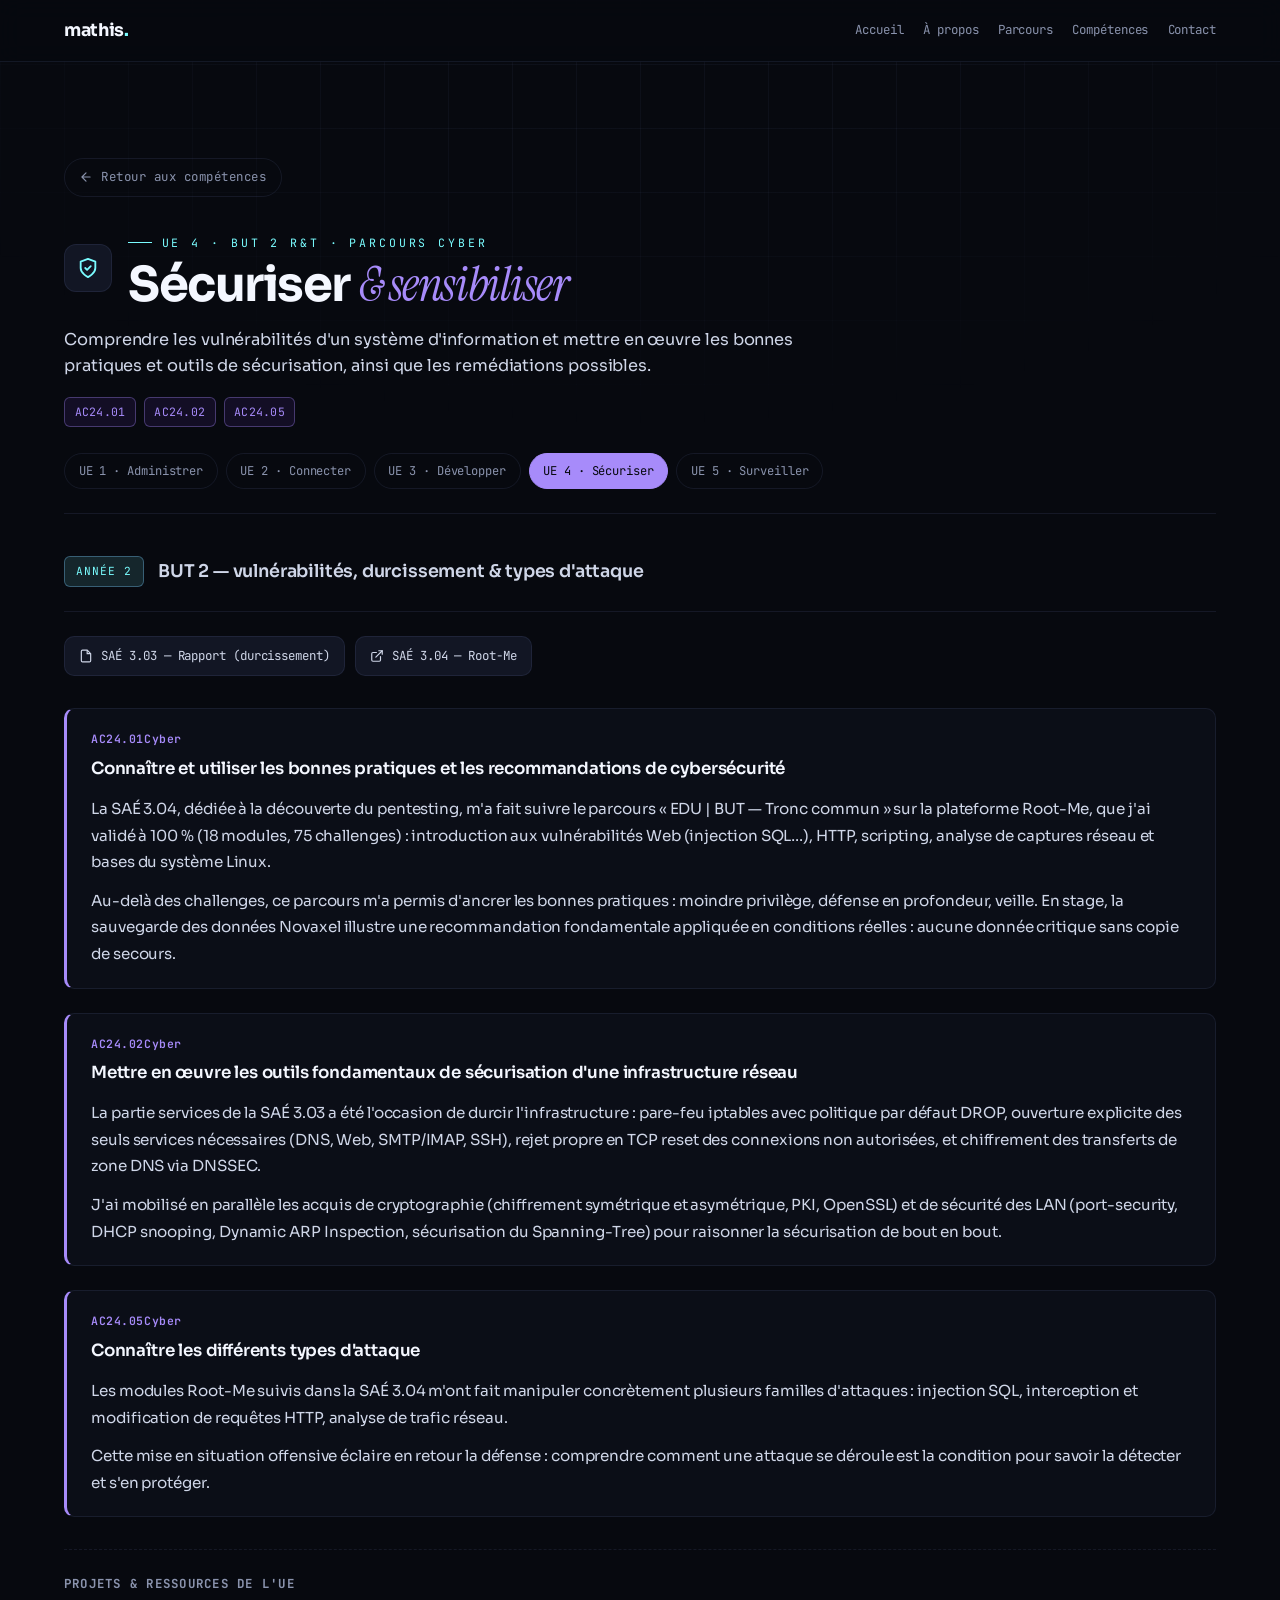
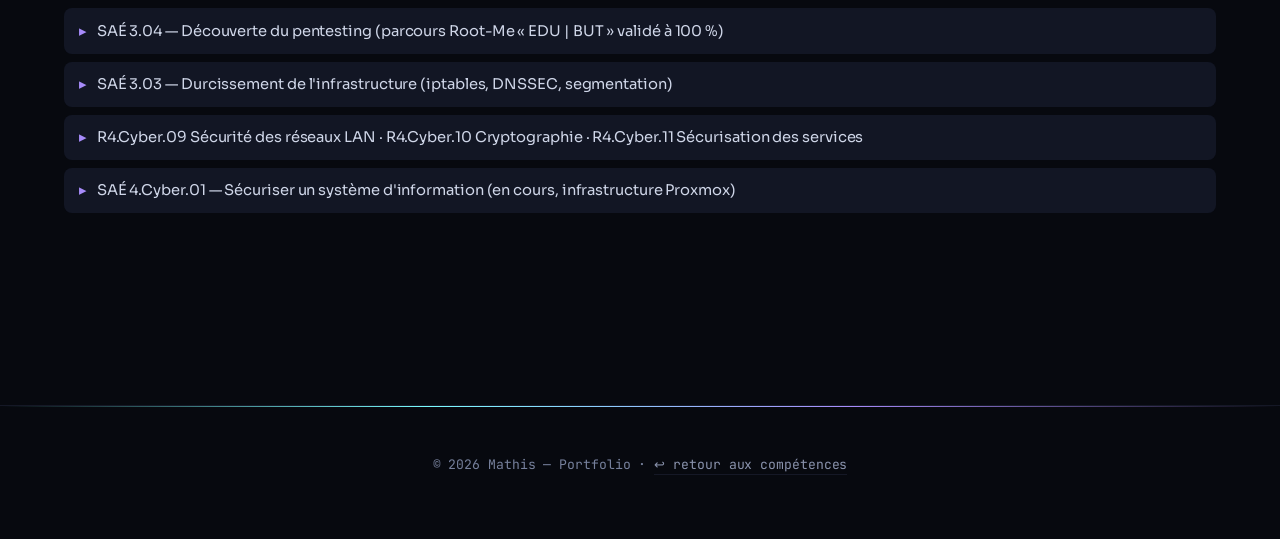
<file: ue4.html>
<!DOCTYPE html>
<html lang="fr" data-theme="dark">
<head>
<meta charset="UTF-8" />
<meta name="viewport" content="width=device-width, initial-scale=1.0" />
<title>Sensibiliser aux vulnérabilités d'un SI · UE 4 · Parcours Cyber — Mathis Halter</title>
<meta name="description" content="UE 4 — AC24, SAÉ 3.04 (pentest Root-Me), SAÉ 3.03 (durcissement) et hygiène SI en stage." />
<meta name="theme-color" content="#07090f" />
<link rel="icon" href="data:image/svg+xml,<svg xmlns=%22http://www.w3.org/2000/svg%22 viewBox=%220 0 100 100%22><text y=%22.9em%22 font-size=%2290%22>⚡</text></svg>" />
<link rel="preconnect" href="https://fonts.googleapis.com">
<link rel="preconnect" href="https://fonts.gstatic.com" crossorigin>
<link href="https://fonts.googleapis.com/css2?family=Instrument+Serif:ital@0;1&family=JetBrains+Mono:wght@300;400;500;600&family=Sora:wght@300;400;500;600;700;800&display=swap" rel="stylesheet">
<style>
/* ============================================
   1. DESIGN TOKENS — Variables CSS
   ============================================ */
:root {
  /* Couleurs dark (par défaut) */
  --bg-0: #07090f;
  --bg-1: #0b0e17;
  --bg-2: #121624;
  --bg-3: #1a2033;
  --surface: rgba(18, 22, 36, 0.6);
  --surface-hi: rgba(26, 32, 51, 0.85);
  --border: rgba(120, 140, 200, 0.12);
  --border-hi: rgba(120, 200, 255, 0.35);
  --text-0: #f4f7ff;
  --text-1: #cfd6e8;
  --text-2: #8a93ad;
  --text-3: #76809c; /* contraste relevé (~4.6:1 sur --bg-0) */
  --accent: #7afcff;      /* cyan néon */
  --accent-2: #a78bfa;    /* violet */
  --accent-3: #34d399;    /* vert subtil */
  --accent-warn: #fbbf24;
  --glow: rgba(122, 252, 255, 0.35);
  --glow-soft: rgba(122, 252, 255, 0.12);
  --grid: rgba(120, 140, 200, 0.06);
  --noise-opacity: 0.035;
}
[data-theme="light"] {
  --bg-0: #f5f6fa;
  --bg-1: #ffffff;
  --bg-2: #eef1f8;
  --bg-3: #e1e6f2;
  --surface: rgba(255, 255, 255, 0.7);
  --surface-hi: rgba(255, 255, 255, 0.95);
  --border: rgba(20, 30, 60, 0.1);
  --border-hi: rgba(20, 60, 120, 0.3);
  --text-0: #0b1024;
  --text-1: #2c3550;
  --text-2: #525c7a;
  --text-3: #5f6880; /* contraste relevé (~4.6:1 sur --bg-0 clair) */
  --accent: #0891b2;
  --accent-2: #7c3aed;
  --accent-3: #059669;
  --glow: rgba(8, 145, 178, 0.25);
  --glow-soft: rgba(8, 145, 178, 0.08);
  --grid: rgba(20, 30, 60, 0.05);
  --noise-opacity: 0.025;
}

/* ============================================
   2. RESET + BASE
   ============================================ */
*, *::before, *::after { box-sizing: border-box; margin: 0; padding: 0; }
html { -webkit-text-size-adjust: 100%; }
@media (prefers-reduced-motion: no-preference) {
  html { scroll-behavior: smooth; }
}
html.is-loading, html.is-loading body { overflow: hidden; }

body {
  font-family: 'Sora', -apple-system, sans-serif;
  background: var(--bg-0);
  color: var(--text-1);
  line-height: 1.65;
  overflow-x: hidden;
  font-weight: 400;
  letter-spacing: -0.005em;
  transition: background 0.5s ease, color 0.5s ease;
}

/* Grille de fond subtile (techy) */
body::before {
  content: '';
  position: fixed;
  inset: 0;
  background-image:
    linear-gradient(var(--grid) 1px, transparent 1px),
    linear-gradient(90deg, var(--grid) 1px, transparent 1px);
  background-size: 64px 64px;
  pointer-events: none;
  z-index: 0;
  mask-image: radial-gradient(ellipse 80% 60% at 50% 0%, #000 30%, transparent 80%);
}
/* Grain noise overlay */
body::after {
  content: '';
  position: fixed;
  inset: 0;
  pointer-events: none;
  z-index: 1;
  opacity: var(--noise-opacity);
  background-image: url("data:image/svg+xml;utf8,<svg aria-hidden="true" viewBox='0 0 200 200' xmlns='http://www.w3.org/2000/svg'><filter id='n'><feTurbulence type='fractalNoise' baseFrequency='0.9' numOctaves='2' stitchTiles='stitch'/></filter><rect width='100%25' height='100%25' filter='url(%23n)'/></svg>");
  mix-blend-mode: overlay;
}

img { max-width: 100%; display: block; }
a { color: inherit; text-decoration: none; }
button { font: inherit; color: inherit; background: none; border: none; cursor: pointer; }

::selection { background: var(--accent); color: var(--bg-0); }

/* Focus clavier visible (le focus souris reste discret via :focus-visible) */
:focus { outline: none; }
:focus-visible {
  outline: 2px solid var(--accent);
  outline-offset: 3px;
  border-radius: 4px;
}
.btn:focus-visible, .nav-link:focus-visible, .nav-tool:focus-visible,
.pdf-btn:focus-visible, .contact-link:focus-visible, .comp-header:focus-visible {
  outline: 2px solid var(--accent);
  outline-offset: 3px;
}

/* Scrollbar */
::-webkit-scrollbar { width: 10px; height: 10px; }
::-webkit-scrollbar-track { background: var(--bg-0); }
::-webkit-scrollbar-thumb {
  background: var(--bg-3);
  border-radius: 10px;
  border: 2px solid var(--bg-0);
}
::-webkit-scrollbar-thumb:hover { background: var(--accent); }

/* ============================================
   3. CURSOR CUSTOM
   ============================================ */
.cursor-dot, .cursor-ring {
  position: fixed;
  top: 0; left: 0;
  pointer-events: none;
  z-index: 9999;
  transform: translate(-50%, -50%);
  mix-blend-mode: difference;
}
.cursor-dot {
  width: 6px; height: 6px;
  background: var(--accent);
  border-radius: 50%;
  transition: opacity 0.2s;
  will-change: transform;
}
.cursor-ring {
  width: 36px; height: 36px;
  border: 1.5px solid var(--accent);
  border-radius: 50%;
  transition: width 0.25s, height 0.25s, border-color 0.25s, opacity 0.2s;
  opacity: 0.7;
  will-change: transform;
}
.cursor-ring.is-hover {
  width: 64px; height: 64px;
  border-color: var(--accent-2);
  background: rgba(167, 139, 250, 0.08);
}
@media (hover: none), (pointer: coarse) {
  .cursor-dot, .cursor-ring { display: none; }
  * { cursor: auto !important; }
}
body { cursor: none; }
a, button, [role="button"], input, textarea { cursor: none; }

/* ============================================
   4. LOADER D'INTRO
   ============================================ */
.loader {
  position: fixed; inset: 0;
  z-index: 10000;
  background: var(--bg-0);
  display: flex; flex-direction: column;
  align-items: center; justify-content: center;
  gap: 1.5rem;
  transition: opacity 0.8s ease, visibility 0.8s ease;
}
.loader.hidden { opacity: 0; visibility: hidden; }
.loader-logo {
  font-family: 'JetBrains Mono', monospace;
  font-size: 1.25rem;
  color: var(--text-2);
  letter-spacing: 0.2em;
  display: flex;
  gap: 0.5rem;
  align-items: baseline;
}
.loader-logo span { color: var(--accent); }
.loader-bar {
  width: min(280px, 60vw);
  height: 2px;
  background: var(--bg-2);
  overflow: hidden;
  position: relative;
}
.loader-bar::after {
  content: '';
  position: absolute;
  inset: 0;
  background: linear-gradient(90deg, transparent, var(--accent), var(--accent-2), transparent);
  animation: loaderSlide 1.5s ease-in-out infinite;
}
@keyframes loaderSlide {
  0% { transform: translateX(-100%); }
  100% { transform: translateX(100%); }
}
.loader-text {
  font-family: 'JetBrains Mono', monospace;
  font-size: 0.7rem;
  color: var(--text-3);
  letter-spacing: 0.3em;
  text-transform: uppercase;
}

/* ============================================
   5. SCROLL PROGRESS BAR
   ============================================ */
.scroll-progress {
  position: fixed;
  top: 0; left: 0;
  height: 2px;
  width: 100%;
  background: linear-gradient(90deg, var(--accent), var(--accent-2));
  z-index: 999;
  transform: scaleX(0);
  transform-origin: left;
  will-change: transform;
  box-shadow: 0 0 10px var(--glow);
}

/* ============================================
   6. NAVIGATION
   ============================================ */
.nav {
  position: fixed;
  top: 1.5rem;
  left: 50%;
  transform: translateX(-50%);
  z-index: 100;
  display: flex;
  align-items: center;
  gap: 0.5rem;
  padding: 0.5rem 0.6rem 0.5rem 1.25rem;
  background: rgba(11, 14, 23, 0.7);
  backdrop-filter: blur(20px) saturate(180%);
  -webkit-backdrop-filter: blur(20px) saturate(180%);
  border: 1px solid var(--border);
  border-radius: 999px;
  box-shadow: 0 8px 32px rgba(0, 0, 0, 0.4), inset 0 1px 0 rgba(255, 255, 255, 0.04);
  font-family: 'JetBrains Mono', monospace;
  font-size: 0.78rem;
  letter-spacing: 0.02em;
  animation: navSlideDown 0.8s cubic-bezier(0.16, 1, 0.3, 1) 1.5s both;
}
@keyframes navSlideDown {
  from { transform: translateX(-50%) translateY(-120%); opacity: 0; }
  to { transform: translateX(-50%) translateY(0); opacity: 1; }
}
[data-theme="light"] .nav {
  background: rgba(255, 255, 255, 0.7);
  box-shadow: 0 8px 32px rgba(0, 0, 0, 0.08);
}
.nav-brand {
  font-weight: 600;
  color: var(--text-0);
  padding-right: 1rem;
  margin-right: 0.25rem;
  border-right: 1px solid var(--border);
  display: flex;
  align-items: center;
  gap: 0.5rem;
}
.nav-brand::before {
  content: '';
  width: 8px; height: 8px;
  border-radius: 50%;
  background: var(--accent-3);
  box-shadow: 0 0 8px var(--accent-3);
  animation: pulse 2s ease-in-out infinite;
}
@keyframes pulse {
  0%, 100% { opacity: 1; }
  50% { opacity: 0.3; }
}
.nav-list { display: flex; list-style: none; gap: 0.1rem; }
.nav-link {
  color: var(--text-2);
  padding: 0.5rem 0.85rem;
  border-radius: 999px;
  transition: color 0.2s, background 0.2s;
  position: relative;
  overflow: hidden;
}
.nav-link::after {
  content: '';
  position: absolute;
  bottom: 4px; left: 50%; right: 50%;
  height: 2px;
  background: var(--accent);
  border-radius: 1px;
  transition: left 0.3s, right 0.3s;
}
.nav-link:hover::after, .nav-link.active::after { left: 12px; right: 12px; }
.nav-link:hover { color: var(--text-0); background: var(--bg-3); }
.nav-link.active { color: var(--accent); background: rgba(122, 252, 255, 0.08); }
.nav-tools { display: flex; gap: 0.25rem; padding-left: 0.5rem; margin-left: 0.25rem; border-left: 1px solid var(--border); }
.nav-tool {
  width: 34px; height: 34px;
  border-radius: 50%;
  display: grid;
  place-items: center;
  color: var(--text-2);
  transition: color 0.2s, background 0.2s, transform 0.2s;
  font-size: 0.7rem;
  font-weight: 600;
}
.nav-tool:hover { color: var(--accent); background: var(--bg-3); transform: scale(1.05); }
.nav-tool svg { width: 16px; height: 16px; }

/* Mobile nav menu (hamburger) */
.nav-toggle { display: none; }
@media (max-width: 720px) {
  .nav { padding: 0.5rem 0.6rem; gap: 0.25rem; }
  .nav-list { display: none; }
  .nav-list.open {
    display: flex;
    flex-direction: column;
    position: absolute;
    top: calc(100% + 0.75rem);
    left: 0; right: 0;
    background: rgba(11, 14, 23, 0.95);
    backdrop-filter: blur(20px);
    border: 1px solid var(--border);
    border-radius: 16px;
    padding: 0.5rem;
    gap: 0.1rem;
  }
  [data-theme="light"] .nav-list.open { background: rgba(255, 255, 255, 0.97); }
  .nav-toggle { display: grid; }
}

/* ============================================
   7. LAYOUT GLOBAL
   ============================================ */
.container {
  max-width: 1200px;
  margin: 0 auto;
  padding: 0 1.5rem;
  position: relative;
  z-index: 2;
}
section { position: relative; z-index: 2; }
/* Lazy-rendering : le navigateur ne calcule pas le layout/paint des sections hors écran */
section.section-pad {
  content-visibility: auto;
  contain-intrinsic-size: auto 1000px;
}
.section-pad { padding: 7rem 0; }
.section-pad-sm { padding: 5rem 0; }

.eyebrow {
  font-family: 'JetBrains Mono', monospace;
  font-size: 0.72rem;
  letter-spacing: 0.25em;
  text-transform: uppercase;
  color: var(--accent);
  display: inline-flex;
  align-items: center;
  gap: 0.6rem;
  margin-bottom: 1.25rem;
}
.eyebrow::before {
  content: '';
  width: 24px; height: 1px;
  background: var(--accent);
}

.section-title {
  font-family: 'Sora', sans-serif;
  font-size: clamp(2rem, 4.5vw, 3.4rem);
  font-weight: 700;
  line-height: 1.05;
  letter-spacing: -0.03em;
  color: var(--text-0);
  margin-bottom: 1rem;
}
.section-title em {
  font-family: 'Instrument Serif', serif;
  font-style: italic;
  font-weight: 400;
  color: var(--accent);
}
.section-sub {
  color: var(--text-2);
  font-size: 1.05rem;
  max-width: 640px;
  margin-bottom: 3rem;
}

/* ============================================
   8. HERO
   ============================================ */
.hero {
  min-height: 100vh;
  display: flex;
  align-items: center;
  position: relative;
  padding: 8rem 0 4rem;
  overflow: hidden;
}
.hero-bg {
  position: absolute;
  inset: 0;
  z-index: 0;
}
#globe-canvas {
  position: absolute;
  top: 50%; right: -10%;
  transform: translateY(-50%);
  width: 75vmin; height: 75vmin;
  z-index: 0;
  pointer-events: none;
  opacity: 0.95;
}
.hero-gradient {
  position: absolute;
  inset: 0;
  background:
    radial-gradient(ellipse 60% 50% at 80% 50%, var(--glow-soft), transparent 70%),
    radial-gradient(ellipse 50% 40% at 20% 30%, rgba(167, 139, 250, 0.08), transparent 70%);
  z-index: 0;
}
.hero-content {
  position: relative;
  z-index: 2;
  max-width: 700px;
}
.hero-status {
  display: inline-flex;
  align-items: center;
  gap: 0.6rem;
  padding: 0.4rem 0.85rem;
  background: var(--surface);
  border: 1px solid var(--border);
  border-radius: 999px;
  font-family: 'JetBrains Mono', monospace;
  font-size: 0.72rem;
  color: var(--text-2);
  margin-bottom: 1.5rem;
  backdrop-filter: blur(10px);
}
.hero-status .dot {
  width: 6px; height: 6px;
  border-radius: 50%;
  background: var(--accent-3);
  box-shadow: 0 0 10px var(--accent-3);
  animation: pulse 2s ease-in-out infinite;
}
.hero h1 {
  font-family: 'Sora', sans-serif;
  font-size: clamp(2.75rem, 8vw, 5.5rem);
  font-weight: 800;
  line-height: 0.98;
  letter-spacing: -0.04em;
  color: var(--text-0);
  margin-bottom: 1rem;
}
.hero h1 .accent {
  font-family: 'Instrument Serif', serif;
  font-style: italic;
  font-weight: 400;
  color: var(--accent);
  position: relative;
  white-space: nowrap;
}
.hero h1 .accent::after {
  content: '';
  position: absolute;
  left: 0; right: 0; bottom: -0.05em;
  height: 3px;
  background: linear-gradient(90deg, transparent, var(--accent), transparent);
  opacity: 0.5;
}
.hero-subtitle {
  font-family: 'JetBrains Mono', monospace;
  font-size: clamp(0.85rem, 1.6vw, 1rem);
  color: var(--text-2);
  margin-bottom: 1.5rem;
  letter-spacing: 0.02em;
  min-height: 1.65em; /* réserve la hauteur : pas de layout shift quand le texte se vide */
}
.hero-subtitle .typed-cursor {
  display: inline-block;
  width: 9px; height: 1em;
  background: var(--accent);
  vertical-align: text-bottom;
  margin-left: 2px;
  animation: blink 1s steps(2) infinite;
}
@keyframes blink { 50% { opacity: 0; } }
.hero-desc {
  font-size: 1.1rem;
  color: var(--text-1);
  margin-bottom: 2.5rem;
  max-width: 540px;
}

/* Boutons */
.btn-row { display: flex; gap: 1rem; flex-wrap: wrap; }
.btn {
  display: inline-flex;
  align-items: center;
  gap: 0.6rem;
  padding: 0.95rem 1.6rem;
  border-radius: 999px;
  font-family: 'JetBrains Mono', monospace;
  font-size: 0.85rem;
  font-weight: 500;
  letter-spacing: 0.02em;
  transition: transform 0.25s, box-shadow 0.25s, background 0.25s, color 0.25s, border-color 0.25s;
  position: relative;
  overflow: hidden;
  border: 1px solid transparent;
}
.btn-primary {
  background: var(--accent);
  color: var(--bg-0);
  box-shadow: 0 0 0 0 var(--glow);
}
.btn-primary:hover {
  transform: translateY(-2px);
  box-shadow: 0 10px 30px var(--glow);
}
.btn-primary::after {
  content: '';
  position: absolute;
  top: 0; left: -100%;
  width: 100%; height: 100%;
  background: linear-gradient(90deg, transparent, rgba(255,255,255,0.3), transparent);
  transition: left 0.6s;
}
.btn-primary:hover::after { left: 100%; }
.btn-ghost {
  background: var(--surface);
  color: var(--text-0);
  border-color: var(--border);
  backdrop-filter: blur(10px);
}
.btn-ghost:hover {
  border-color: var(--border-hi);
  background: var(--surface-hi);
  transform: translateY(-2px);
}
.btn-arrow {
  width: 1em; height: 1em;
  transition: transform 0.25s;
}
.btn:hover .btn-arrow { transform: translateX(3px); }

/* Hero stats en bas */
.hero-stats {
  position: absolute;
  bottom: 3rem;
  left: 1.5rem;
  right: 1.5rem;
  max-width: 1200px;
  margin: 0 auto;
  display: flex;
  justify-content: space-between;
  gap: 2rem;
  font-family: 'JetBrains Mono', monospace;
  font-size: 0.72rem;
  color: var(--text-3);
  letter-spacing: 0.1em;
  z-index: 2;
}
.hero-stats .scroll-hint {
  display: flex;
  align-items: center;
  gap: 0.5rem;
}
.hero-stats .scroll-hint .line {
  display: inline-block;
  width: 30px; height: 1px;
  background: var(--text-3);
  position: relative;
  overflow: hidden;
}
.hero-stats .scroll-hint .line::after {
  content: '';
  position: absolute;
  inset: 0;
  background: var(--accent);
  animation: scrollLine 2s ease-in-out infinite;
}
@keyframes scrollLine {
  0% { transform: translateX(-100%); }
  50% { transform: translateX(0); }
  100% { transform: translateX(100%); }
}
@media (max-width: 640px) {
  #globe-canvas { width: 90vmin; height: 90vmin; right: -30%; top: 60%; opacity: 0.5; }
  .hero-stats { position: relative; bottom: auto; flex-direction: column; gap: 0.5rem; margin-top: 3rem; }
}

/* ============================================
   9. CARDS, CARDS, CARDS
   ============================================ */
.card {
  background: var(--surface);
  border: 1px solid var(--border);
  border-radius: 16px;
  padding: 1.75rem;
  backdrop-filter: blur(20px) saturate(150%);
  -webkit-backdrop-filter: blur(20px) saturate(150%);
  position: relative;
  overflow: hidden;
  transition: transform 0.3s, border-color 0.3s, box-shadow 0.3s;
}
.card::before {
  content: '';
  position: absolute;
  inset: 0;
  background: radial-gradient(circle 200px at var(--mx, 50%) var(--my, 50%), var(--glow-soft), transparent 70%);
  opacity: 0;
  transition: opacity 0.3s;
  pointer-events: none;
}
.card:hover {
  border-color: var(--border-hi);
  transform: translateY(-4px);
  box-shadow: 0 20px 60px rgba(0,0,0,0.4);
}
.card:hover::before { opacity: 1; }

/* ============================================
   10. ABOUT / Qui suis-je
   ============================================ */
.about-grid {
  display: grid;
  grid-template-columns: 1.1fr 0.9fr;
  gap: 4rem;
  align-items: start;
}
@media (max-width: 900px) { .about-grid { grid-template-columns: 1fr; gap: 2.5rem; } }
.about-text p {
  font-size: 1.15rem;
  color: var(--text-1);
  margin-bottom: 1.25rem;
  line-height: 1.75;
}
.about-text p .highlight {
  color: var(--accent);
  font-weight: 500;
}
.about-stats {
  display: grid;
  grid-template-columns: repeat(2, 1fr);
  gap: 1rem;
}
.stat {
  padding: 1.5rem;
  background: var(--surface);
  border: 1px solid var(--border);
  border-radius: 14px;
  backdrop-filter: blur(10px);
  position: relative;
  overflow: hidden;
  transition: transform 0.3s, border-color 0.3s, box-shadow 0.3s;
}
.stat::before {
  content: '';
  position: absolute;
  inset: 0;
  background: radial-gradient(circle at 50% 0%, var(--glow-soft), transparent 70%);
  opacity: 0;
  transition: opacity 0.3s;
}
.stat:hover::before { opacity: 1; }
.stat:hover {
  transform: translateY(-4px);
  border-color: var(--border-hi);
  box-shadow: 0 12px 40px rgba(0,0,0,0.3);
}
.stat-value {
  font-family: 'Sora', sans-serif;
  font-size: 2.5rem;
  font-weight: 700;
  color: var(--text-0);
  line-height: 1;
  margin-bottom: 0.4rem;
  letter-spacing: -0.03em;
  display: flex;
  align-items: baseline;
  gap: 0.2rem;
  transition: color 0.3s;
}
.stat:hover .stat-value { color: var(--accent); }
.stat-value .unit {
  font-size: 1.25rem;
  color: var(--accent);
  font-weight: 500;
}
.stat-label {
  font-family: 'JetBrains Mono', monospace;
  font-size: 0.72rem;
  color: var(--text-2);
  letter-spacing: 0.05em;
}

/* ============================================
   11. SKILLS GRID
   ============================================ */
.skills-grid {
  display: grid;
  grid-template-columns: repeat(auto-fit, minmax(260px, 1fr));
  gap: 1.25rem;
  margin-top: 3rem;
}
.skill-card {
  padding: 2rem;
}
.skill-card .skill-icon {
  width: 44px; height: 44px;
  border-radius: 12px;
  background: linear-gradient(135deg, var(--accent), var(--accent-2));
  display: grid;
  place-items: center;
  margin-bottom: 1.25rem;
  color: var(--bg-0);
  box-shadow: 0 8px 20px var(--glow);
}
.skill-card .skill-icon svg { width: 22px; height: 22px; }
.skill-card h3 {
  font-family: 'Sora', sans-serif;
  font-size: 1.15rem;
  font-weight: 600;
  color: var(--text-0);
  margin-bottom: 0.6rem;
  letter-spacing: -0.01em;
}
.skill-card p {
  color: var(--text-2);
  font-size: 0.92rem;
  line-height: 1.6;
}
.skill-tags {
  display: flex; flex-wrap: wrap; gap: 0.4rem;
  margin-top: 1rem;
}
.skill-tag {
  font-family: 'JetBrains Mono', monospace;
  font-size: 0.7rem;
  padding: 0.25rem 0.6rem;
  border-radius: 999px;
  background: var(--bg-2);
  color: var(--text-2);
  border: 1px solid var(--border);
  display: inline-block;
  transition: background 0.2s cubic-bezier(0.34, 1.56, 0.64, 1),
              color 0.2s, border-color 0.2s, transform 0.2s cubic-bezier(0.34, 1.56, 0.64, 1),
              box-shadow 0.2s;
}
.skill-tag:hover {
  background: var(--accent);
  color: var(--bg-0);
  border-color: var(--accent);
  transform: translateY(-2px) scale(1.05);
  box-shadow: 0 4px 12px var(--glow);
}

/* ============================================
   12. TIMELINE (Parcours)
   ============================================ */
.timeline {
  position: relative;
  max-width: 800px;
  margin: 3rem auto 0;
  padding-left: 2rem;
}
.timeline::before {
  content: '';
  position: absolute;
  left: 0;
  top: 0; bottom: 0;
  width: 1px;
  background: linear-gradient(to bottom, transparent, var(--accent), var(--accent-2), transparent);
  background-size: 1px 200%;
  animation: timelineFlow 3s ease-in-out infinite;
}
@keyframes timelineFlow {
  0% { background-position: 0 -100%; }
  100% { background-position: 0 200%; }
}
.timeline-item {
  position: relative;
  padding-bottom: 2.5rem;
}
.timeline-item:last-child { padding-bottom: 0; }
.timeline-item::before {
  content: '';
  position: absolute;
  left: -2.35rem;
  top: 0.5rem;
  width: 12px; height: 12px;
  border-radius: 50%;
  background: var(--bg-0);
  border: 2px solid var(--accent);
  box-shadow: 0 0 0 4px var(--bg-0), 0 0 12px var(--glow);
  transition: box-shadow 0.4s, transform 0.4s;
}
.timeline-item.is-visible::before {
  animation: dotPop 0.5s cubic-bezier(0.34, 1.56, 0.64, 1) forwards;
}
@keyframes dotPop {
  0% { transform: scale(0); opacity: 0; }
  60% { transform: scale(1.4); }
  100% { transform: scale(1); opacity: 1; }
}
.timeline-date {
  font-family: 'JetBrains Mono', monospace;
  font-size: 0.72rem;
  letter-spacing: 0.1em;
  color: var(--accent);
  text-transform: uppercase;
  margin-bottom: 0.4rem;
}
.timeline-title {
  font-family: 'Sora', sans-serif;
  font-size: 1.25rem;
  font-weight: 600;
  color: var(--text-0);
  margin-bottom: 0.5rem;
  letter-spacing: -0.01em;
}
.timeline-desc {
  color: var(--text-2);
  font-size: 0.98rem;
  line-height: 1.65;
}

/* ============================================
   13. COMPETENCES / ACCORDION SAE
   ============================================ */
.competences-wrap {
  display: flex;
  flex-direction: column;
  gap: 1rem;
  margin-top: 3rem;
}

/* Séparateur entre tronc commun et spécialisation cyber */
.comp-divider {
  display: flex;
  align-items: center;
  gap: 1rem;
  margin: 2.5rem 0 1rem;
  font-family: 'JetBrains Mono', monospace;
  font-size: 0.72rem;
  letter-spacing: 0.25em;
  text-transform: uppercase;
  color: var(--accent-2);
}
.comp-divider::before,
.comp-divider::after {
  content: '';
  flex: 1;
  height: 1px;
  background: linear-gradient(90deg, transparent, var(--border-hi), transparent);
}
.comp-divider .badge {
  display: inline-flex;
  align-items: center;
  gap: 0.5rem;
  padding: 0.35rem 0.85rem;
  border: 1px solid var(--accent-2);
  border-radius: 999px;
  color: var(--accent-2);
  background: rgba(167, 139, 250, 0.08);
}
.comp-divider .badge svg { width: 12px; height: 12px; }

/* Variante cyber : accent violet au lieu de cyan */
.comp-card.is-cyber { border-color: rgba(167, 139, 250, 0.18); }
.comp-card.is-cyber:hover { border-color: rgba(167, 139, 250, 0.45); }
.comp-card.is-cyber .comp-icon { color: var(--accent-2); }
.comp-card.is-cyber.is-open .comp-icon { background: var(--accent-2); color: var(--bg-0); }
.comp-card.is-cyber.is-open .comp-chevron { background: var(--accent-2); }
.comp-card.is-cyber .ac-item { border-left-color: var(--accent-2); }
.comp-card.is-cyber .ac-code { color: var(--accent-2); }
.comp-card.is-cyber .pdf-btn:hover { background: var(--accent-2); border-color: var(--accent-2); }
.comp-card.is-cyber .related-projects li::before { color: var(--accent-2); }

.comp-card {
  background: var(--surface);
  border: 1px solid var(--border);
  border-radius: 18px;
  overflow: hidden;
  backdrop-filter: blur(20px) saturate(150%);
  transition: border-color 0.3s;
}
.comp-card:hover { border-color: var(--border-hi); }
.comp-header {
  display: flex;
  align-items: center;
  gap: 1.25rem;
  padding: 1.5rem 1.75rem;
  width: 100%;
  text-align: left;
  transition: background 0.25s;
  border-radius: 18px;
}
.comp-header:hover { background: var(--surface-hi); }
.comp-icon {
  flex-shrink: 0;
  width: 48px; height: 48px;
  border-radius: 12px;
  background: var(--bg-2);
  border: 1px solid var(--border);
  display: grid;
  place-items: center;
  color: var(--accent);
  transition: transform 0.3s;
}
.comp-icon svg { width: 22px; height: 22px; }
.comp-card.is-open .comp-icon { transform: rotate(8deg) scale(1.05); background: var(--accent); color: var(--bg-0); }
.comp-title-wrap { flex: 1; min-width: 0; }
.comp-title {
  font-family: 'Sora', sans-serif;
  font-size: 1.3rem;
  font-weight: 600;
  color: var(--text-0);
  letter-spacing: -0.01em;
  margin-bottom: 0.15rem;
}
.comp-subtitle {
  font-family: 'JetBrains Mono', monospace;
  font-size: 0.72rem;
  color: var(--text-2);
  letter-spacing: 0.05em;
}
.comp-chevron {
  flex-shrink: 0;
  width: 36px; height: 36px;
  border-radius: 50%;
  background: var(--bg-2);
  border: 1px solid var(--border);
  display: grid;
  place-items: center;
  color: var(--text-2);
  transition: transform 0.4s cubic-bezier(0.65, 0, 0.35, 1), background 0.3s;
}
.comp-card.is-open .comp-chevron {
  transform: rotate(180deg);
  background: var(--accent);
  color: var(--bg-0);
}

.comp-panel {
  display: grid;
  grid-template-rows: 0fr;
  transition: grid-template-rows 0.5s cubic-bezier(0.65, 0, 0.35, 1);
}
.comp-card.is-open .comp-panel { grid-template-rows: 1fr; }
.comp-panel-inner {
  overflow: hidden;
  min-height: 0;
}
.comp-panel-content {
  padding: 0.5rem 1.75rem 2rem;
  border-top: 1px solid var(--border);
  margin-top: 0;
}

/* PDF buttons */
.pdf-row {
  display: flex; flex-wrap: wrap; gap: 0.6rem;
  margin: 1.5rem 0 2rem;
}
.pdf-btn {
  display: inline-flex;
  align-items: center;
  gap: 0.5rem;
  padding: 0.55rem 0.9rem;
  background: var(--bg-2);
  border: 1px solid var(--border);
  border-radius: 10px;
  font-family: 'JetBrains Mono', monospace;
  font-size: 0.78rem;
  color: var(--text-1);
  transition: all 0.25s;
}
.pdf-btn:hover {
  background: var(--accent);
  color: var(--bg-0);
  border-color: var(--accent);
  transform: translateY(-2px);
}
.pdf-btn svg { width: 14px; height: 14px; }

/* AC items */
.ac-list { display: flex; flex-direction: column; gap: 1.5rem; }
.ac-item {
  padding: 1.25rem 1.5rem;
  background: var(--bg-1);
  border: 1px solid var(--border);
  border-left: 3px solid var(--accent);
  border-radius: 10px;
}
[data-theme="light"] .ac-item { background: var(--bg-2); }
.ac-code {
  font-family: 'JetBrains Mono', monospace;
  font-size: 0.72rem;
  color: var(--accent);
  letter-spacing: 0.05em;
  font-weight: 600;
  margin-bottom: 0.4rem;
}
.ac-title {
  font-family: 'Sora', sans-serif;
  font-size: 1.05rem;
  font-weight: 600;
  color: var(--text-0);
  margin-bottom: 0.85rem;
  letter-spacing: -0.01em;
}
.ac-text {
  font-size: 0.95rem;
  color: var(--text-1);
  line-height: 1.75;
}
.ac-text p { margin-bottom: 0.75rem; }
.ac-text p:last-child { margin-bottom: 0; }

.related-projects {
  margin-top: 2rem;
  padding-top: 1.5rem;
  border-top: 1px dashed var(--border);
}
.related-projects h4 {
  font-family: 'JetBrains Mono', monospace;
  font-size: 0.78rem;
  color: var(--text-2);
  letter-spacing: 0.1em;
  text-transform: uppercase;
  margin-bottom: 0.85rem;
}
.related-projects ul { list-style: none; display: flex; flex-direction: column; gap: 0.5rem; }
.related-projects li {
  padding: 0.65rem 0.95rem;
  background: var(--bg-2);
  border-radius: 8px;
  font-size: 0.92rem;
  color: var(--text-1);
  display: flex;
  align-items: center;
  gap: 0.6rem;
}
.related-projects li::before {
  content: '▸';
  color: var(--accent);
  flex-shrink: 0;
}

/* ============================================
   14. CONTACT
   ============================================ */
.contact-wrap {
  display: grid;
  grid-template-columns: 1fr 1fr;
  gap: 4rem;
  align-items: start;
}
@media (max-width: 800px) { .contact-wrap { grid-template-columns: 1fr; gap: 2rem; } }
.contact-info { display: flex; flex-direction: column; gap: 1rem; }
.contact-link {
  display: flex;
  align-items: center;
  gap: 1rem;
  padding: 1.25rem;
  background: var(--surface);
  border: 1px solid var(--border);
  border-radius: 14px;
  transition: transform 0.3s cubic-bezier(0.34, 1.56, 0.64, 1), border-color 0.3s, box-shadow 0.3s;
}
.contact-link:hover {
  transform: translateX(8px) scale(1.01);
  box-shadow: -4px 0 20px var(--glow-soft);
  border-color: var(--accent);
}
.contact-link-icon {
  width: 40px; height: 40px;
  border-radius: 10px;
  background: var(--bg-2);
  display: grid;
  place-items: center;
  color: var(--accent);
  flex-shrink: 0;
  transition: transform 0.3s cubic-bezier(0.34, 1.56, 0.64, 1), background 0.3s, color 0.3s;
}
.contact-link:hover .contact-link-icon {
  background: var(--accent);
  color: var(--bg-0);
  transform: rotate(10deg) scale(1.1);
}
.contact-link-icon svg { width: 18px; height: 18px; }
.contact-link-label {
  font-family: 'JetBrains Mono', monospace;
  font-size: 0.7rem;
  color: var(--text-3);
  letter-spacing: 0.1em;
  text-transform: uppercase;
}
.contact-link-value {
  font-size: 1rem;
  color: var(--text-0);
  font-weight: 500;
}

.contact-form {
  background: var(--surface);
  border: 1px solid var(--border);
  border-radius: 18px;
  padding: 2rem;
  backdrop-filter: blur(20px);
  display: flex;
  flex-direction: column;
  gap: 1rem;
}
.contact-form label {
  display: block;
  font-family: 'JetBrains Mono', monospace;
  font-size: 0.7rem;
  color: var(--text-2);
  letter-spacing: 0.1em;
  text-transform: uppercase;
  margin-bottom: 0.4rem;
}
.contact-form input,
.contact-form textarea {
  width: 100%;
  padding: 0.85rem 1rem;
  background: var(--bg-1);
  border: 1px solid var(--border);
  border-radius: 10px;
  color: var(--text-0);
  font-family: 'Sora', sans-serif;
  font-size: 0.95rem;
  transition: border-color 0.25s, background 0.25s;
}
[data-theme="light"] .contact-form input, [data-theme="light"] .contact-form textarea { background: var(--bg-2); }
.contact-form input:focus,
.contact-form textarea:focus {
  outline: none;
  border-color: var(--accent);
  box-shadow: 0 0 0 3px var(--glow-soft);
}
.contact-form textarea { resize: vertical; min-height: 120px; }
.contact-form button {
  margin-top: 0.5rem;
  padding: 1rem;
  background: var(--accent);
  color: var(--bg-0);
  border: none;
  border-radius: 10px;
  font-family: 'JetBrains Mono', monospace;
  font-size: 0.85rem;
  font-weight: 600;
  letter-spacing: 0.05em;
  transition: background 0.25s, transform 0.25s, box-shadow 0.25s;
}
.contact-form button:hover {
  transform: translateY(-2px);
  box-shadow: 0 10px 30px var(--glow);
}

/* ============================================
   15. FOOTER
   ============================================ */
footer {
  border-top: 1px solid var(--border);
  padding: 3rem 0 2rem;
  font-family: 'JetBrains Mono', monospace;
  font-size: 0.8rem;
  color: var(--text-3);
  margin-top: 4rem;
}
.footer-grid {
  display: flex;
  justify-content: space-between;
  align-items: center;
  gap: 1rem;
  flex-wrap: wrap;
}
.footer-grid .made-with { display: flex; align-items: center; gap: 0.5rem; }
.footer-grid .made-with .heart { color: var(--accent); animation: pulse 2s ease-in-out infinite; }

/* ============================================
   16. REVEAL ANIMATIONS
   ============================================ */
.reveal {
  opacity: 0;
  transform: translateY(40px) scale(0.98);
  transition: opacity 0.9s cubic-bezier(0.16, 1, 0.3, 1), transform 0.9s cubic-bezier(0.16, 1, 0.3, 1);
}
.reveal.is-visible {
  opacity: 1;
  transform: translateY(0) scale(1);
}
.reveal-stagger > * {
  opacity: 0;
  transform: translateY(20px);
  transition: opacity 0.7s cubic-bezier(0.16, 1, 0.3, 1), transform 0.7s cubic-bezier(0.16, 1, 0.3, 1);
}
.reveal-stagger.is-visible > * { opacity: 1; transform: translateY(0); }
.reveal-stagger.is-visible > *:nth-child(1) { transition-delay: 0.05s; }
.reveal-stagger.is-visible > *:nth-child(2) { transition-delay: 0.15s; }
.reveal-stagger.is-visible > *:nth-child(3) { transition-delay: 0.25s; }
.reveal-stagger.is-visible > *:nth-child(4) { transition-delay: 0.35s; }
.reveal-stagger.is-visible > *:nth-child(5) { transition-delay: 0.45s; }
.reveal-stagger.is-visible > *:nth-child(6) { transition-delay: 0.55s; }

@media (prefers-reduced-motion: reduce) {
  *, *::before, *::after {
    animation-duration: 0.01ms !important;
    transition-duration: 0.01ms !important;
  }
  .reveal, .reveal-stagger > * { opacity: 1; transform: none; }
}

/* ============================================
   17. AURORA / NEBULA BG
   ============================================ */
.aurora-layer {
  position: fixed;
  inset: 0;
  z-index: 0;
  pointer-events: none;
  overflow: hidden;
}
.aurora-blob {
  position: absolute;
  border-radius: 50%;
  filter: blur(80px);
  opacity: 0.12;
  will-change: transform;
}
.aurora-blob-1 {
  width: 70vw; height: 55vw;
  background: radial-gradient(ellipse, #7afcff 0%, #a78bfa 60%, transparent 100%);
  top: -20%; left: -15%;
  animation: auroraFloat1 18s ease-in-out infinite;
}
.aurora-blob-2 {
  width: 55vw; height: 60vw;
  background: radial-gradient(ellipse, #a78bfa 0%, #34d399 50%, transparent 100%);
  bottom: -20%; right: -10%;
  animation: auroraFloat2 22s ease-in-out infinite;
}
.aurora-blob-3 {
  width: 40vw; height: 40vw;
  background: radial-gradient(ellipse, #7afcff 0%, transparent 70%);
  top: 40%; left: 40%;
  animation: auroraFloat3 15s ease-in-out infinite;
}
@keyframes auroraFloat1 {
  0%,100% { transform: translate(0,0) scale(1) rotate(0deg); }
  33% { transform: translate(8vw, 5vh) scale(1.08) rotate(8deg); }
  66% { transform: translate(-4vw, 10vh) scale(0.95) rotate(-5deg); }
}
@keyframes auroraFloat2 {
  0%,100% { transform: translate(0,0) scale(1) rotate(0deg); }
  40% { transform: translate(-10vw, -6vh) scale(1.12) rotate(-10deg); }
  70% { transform: translate(5vw, 4vh) scale(0.9) rotate(6deg); }
}
@keyframes auroraFloat3 {
  0%,100% { transform: translate(0,0) scale(1); opacity: 0.07; }
  50% { transform: translate(-6vw, 8vh) scale(1.2); opacity: 0.13; }
}
[data-theme="light"] .aurora-blob { opacity: 0.07; }

/* ============================================
   18. HERO GLITCH EFFECT
   ============================================ */
.hero h1 .accent {
  --glitch-color: var(--accent);
}
.hero h1 .accent.glitch-active::before,
.hero h1 .accent.glitch-active::after {
  content: attr(data-text);
  position: absolute;
  left: 0; top: 0;
  white-space: nowrap;
}
.hero h1 .accent.glitch-active::before {
  color: var(--accent-2);
  clip-path: polygon(0 20%, 100% 20%, 100% 40%, 0 40%);
  transform: translate(-3px, 0);
  animation: glitchSlice1 0.3s steps(1) forwards;
}
.hero h1 .accent.glitch-active::after {
  color: #34d399;
  clip-path: polygon(0 60%, 100% 60%, 100% 80%, 0 80%);
  transform: translate(3px, 0);
  animation: glitchSlice2 0.3s steps(1) forwards;
}
@keyframes glitchSlice1 {
  0% { transform: translate(-3px, 0); }
  33% { transform: translate(3px, 0); }
  66% { transform: translate(-1px, 0); }
  100% { transform: translate(0, 0); opacity: 0; }
}
@keyframes glitchSlice2 {
  0% { transform: translate(3px, 0); }
  33% { transform: translate(-3px, 0); }
  66% { transform: translate(1px, 0); }
  100% { transform: translate(0, 0); opacity: 0; }
}

/* ============================================
   19. FLOATING CARDS
   ============================================ */
.card-float {
  animation: cardFloat var(--float-dur, 6s) ease-in-out infinite;
  animation-delay: var(--float-delay, 0s);
}
@keyframes cardFloat {
  0%,100% { transform: translateY(0px) rotate(0deg); }
  50% { transform: translateY(-8px) rotate(0.5deg); }
}
.card:hover { animation-play-state: paused; }

/* ============================================
   20. SCAN LINE EFFECT ON HERO
   ============================================ */
.hero::after {
  content: '';
  position: absolute;
  inset: 0;
  background: repeating-linear-gradient(
    0deg,
    transparent,
    transparent 2px,
    rgba(122, 252, 255, 0.012) 2px,
    rgba(122, 252, 255, 0.012) 4px
  );
  pointer-events: none;
  z-index: 1;
  animation: scanMove 8s linear infinite;
}
@keyframes scanMove {
  0% { background-position: 0 0; }
  100% { background-position: 0 100px; }
}

/* ============================================
   21. EYEBROW ANIMATED UNDERLINE
   ============================================ */
.eyebrow::before {
  animation: eyebrowLine 2s ease-in-out infinite alternate;
}
@keyframes eyebrowLine {
  0% { width: 16px; opacity: 0.5; }
  100% { width: 32px; opacity: 1; }
}

/* ============================================
   22. FOOTER GRADIENT BORDER
   ============================================ */
footer {
  position: relative;
  overflow: hidden;
}
footer::before {
  content: '';
  position: absolute;
  top: 0; left: 0; right: 0;
  height: 1px;
  background: linear-gradient(90deg, transparent, var(--accent), var(--accent-2), transparent);
  animation: footerLine 4s ease-in-out infinite;
}
@keyframes footerLine {
  0%,100% { opacity: 0.3; transform: scaleX(0.8); }
  50% { opacity: 1; transform: scaleX(1); }
}

@keyframes statBounce {
  0% { transform: scale(1); }
  40% { transform: scale(1.06) translateY(-4px); }
  70% { transform: scale(0.97); }
  100% { transform: scale(1); }
}

/* ============================================
   23. TILT 3D
   ============================================ */
[data-tilt] {
  transform-style: preserve-3d;
  transform: perspective(1000px);
  transition: transform 0.1s ease-out;
}
[data-tilt] > * {
  transform: translateZ(0);
  transition: transform 0.1s ease-out;
}
[data-tilt]:hover > * {
  transform: translateZ(10px);
}

/* ============================================
   24. PARTICLES BURST ON CLICK
   ============================================ */
.particle-burst {
  position: fixed;
  pointer-events: none;
  z-index: 9998;
  width: 6px; height: 6px;
  border-radius: 50%;
  background: var(--accent);
}

/* ============================================
   25. RESPONSIVE ≤ 480px (petits mobiles, 375px)
   ============================================ */
@media (max-width: 480px) {
  .container { padding: 0 1.1rem; }
  .section-pad { padding: 4.5rem 0; }
  .section-pad-sm { padding: 3.5rem 0; }
  .nav { top: 0.75rem; max-width: calc(100vw - 1.5rem); }
  .nav-brand { padding-right: 0.6rem; font-size: 0.85rem; }
  .about-stats { grid-template-columns: 1fr 1fr; gap: 0.75rem; }
  .stat { padding: 1.1rem; }
  .stat-value { font-size: 2rem; }
  .comp-header { padding: 1.1rem 1.15rem; gap: 0.85rem; }
  .comp-icon { width: 40px; height: 40px; }
  .comp-title { font-size: 1.1rem; }
  .comp-panel-content { padding: 0.5rem 1.15rem 1.5rem; }
  .ac-item { padding: 1rem 1.1rem; }
  .contact-form { padding: 1.4rem; }
  .btn { padding: 0.85rem 1.3rem; font-size: 0.8rem; }
  /* Le tilt 3D et le float n'apportent rien au tactile */
  .card-float { animation: none; }
}

/* ============================================
   26. PREFERS-REDUCED-MOTION — complément
   ============================================ */
@media (prefers-reduced-motion: reduce) {
  .card-float, .aurora-blob, .hero::after,
  .timeline::before, .eyebrow::before, footer::before,
  .nav-brand::before, .hero-status .dot, .footer-grid .made-with .heart,
  .loader-bar::after, .hero-stats .scroll-hint .line::after,
  .typed-cursor {
    animation: none !important;
  }
  .nav { animation: none; opacity: 1; transform: translateX(-50%); }
}

/* ============================================
   X. PAGES UE — navigation intégrée (1 fichier)
   ============================================ */
#ue-pages { display: none; position: relative; z-index: 1; }
#ue-pages.is-active { display: block; }
.ue-page { display: none; padding: 8rem 0 6rem; }
.ue-page.is-current { display: block; animation: ue-fade 0.5s cubic-bezier(0.16,1,0.3,1) both; }
@keyframes ue-fade { from { opacity: 0; transform: translateY(16px); } to { opacity: 1; transform: none; } }

.ue-back {
  display: inline-flex; align-items: center; gap: 0.5rem;
  font-family: 'JetBrains Mono', monospace; font-size: 0.78rem; letter-spacing: 0.04em;
  color: var(--text-2); text-decoration: none;
  padding: 0.5rem 0.9rem; border: 1px solid var(--border); border-radius: 999px;
  transition: color .2s, border-color .2s, background .2s;
}
.ue-back:hover { color: var(--text-0); border-color: var(--border-hi); background: var(--surface-hi); }
.ue-back svg { width: 14px; height: 14px; }

.ue-top { margin: 1.8rem 0 1.4rem; }
.ue-top-row { display: flex; align-items: center; gap: 1rem; }
.ue-top-row .comp-icon { flex: 0 0 auto; }
.ue-eyebrow { margin-bottom: 0.5rem; }
.ue-title { font-family: 'Sora', sans-serif; font-size: clamp(1.9rem, 4.5vw, 3rem); font-weight: 700; line-height: 1.05; letter-spacing: -0.03em; color: var(--text-0); }
.ue-title em { font-family: 'Instrument Serif', serif; font-style: italic; font-weight: 400; color: var(--accent); }
.ue-lead { color: var(--text-1); font-size: 1.02rem; line-height: 1.6; max-width: 64ch; margin-top: 1rem; }

.ue-ac-tags { display: flex; flex-wrap: wrap; gap: 0.5rem; margin-top: 1.1rem; }
.ue-ac-tag {
  font-family: 'JetBrains Mono', monospace; font-size: 0.72rem; letter-spacing: 0.02em;
  padding: 0.3rem 0.6rem; border: 1px solid var(--border-hi); border-radius: 6px;
  color: var(--accent); background: var(--glow-soft);
}

.ue-switch {
  display: flex; flex-wrap: wrap; gap: 0.5rem;
  margin: 1.6rem 0 2.6rem; padding-bottom: 1.5rem; border-bottom: 1px solid var(--border);
}
.ue-pill {
  font-family: 'JetBrains Mono', monospace; font-size: 0.76rem;
  padding: 0.45rem 0.85rem; border: 1px solid var(--border); border-radius: 999px;
  color: var(--text-2); text-decoration: none; transition: all .2s; white-space: nowrap;
}
.ue-pill:hover { color: var(--text-0); border-color: var(--border-hi); }
.ue-pill.is-current { color: var(--bg-0); background: var(--accent); border-color: var(--accent); }
.ue-pill.is-cyber.is-current { background: var(--accent-2); border-color: var(--accent-2); }

.ue-year { margin-bottom: 3rem; }
.ue-year-head { display: flex; align-items: center; gap: 0.9rem; margin-bottom: 1.5rem; }
.ue-year-badge {
  font-family: 'JetBrains Mono', monospace; font-size: 0.7rem; letter-spacing: 0.08em; text-transform: uppercase;
  padding: 0.34rem 0.7rem; border-radius: 6px; background: var(--surface-hi); border: 1px solid var(--border); color: var(--text-2);
  white-space: nowrap;
}
.ue-year-badge.accent { color: var(--accent); border-color: var(--border-hi); background: var(--glow-soft); }
.ue-year-head h2 { font-family: 'Sora', sans-serif; font-size: 1.1rem; font-weight: 600; color: var(--text-1); letter-spacing: -0.01em; }
.ue-block { padding: 0 !important; }

.stage-callout {
  margin: 1.6rem 0; padding: 1.3rem 1.4rem;
  border: 1px solid var(--border); border-left: 3px solid var(--accent-3); border-radius: 12px; background: var(--surface);
}
.stage-callout h4 { display: flex; align-items: center; gap: 0.55rem; font-family: 'Sora', sans-serif; font-size: 0.98rem; font-weight: 600; color: var(--text-0); margin-bottom: 0.7rem; }
.stage-callout h4 svg { width: 18px; height: 18px; color: var(--accent-3); flex: 0 0 auto; }
.stage-callout .tag { font-family: 'JetBrains Mono', monospace; font-size: 0.66rem; font-weight: 400; color: var(--accent-3); border: 1px solid var(--accent-3); padding: 0.16rem 0.5rem; border-radius: 5px; letter-spacing: 0.02em; }
.stage-callout p { color: var(--text-1); font-size: 0.92rem; line-height: 1.62; margin-bottom: 0.6rem; }
.stage-callout p:last-child { margin-bottom: 0; }

/* Accents cyber sur les pages UE 4 & 5 */
.ue-page.is-cyber .ue-title em,
.ue-page.is-cyber .ue-ac-tag,
.ue-page.is-cyber .ac-code,
.ue-page.is-cyber .related-projects li::before { color: var(--accent-2); }
.ue-page.is-cyber .ue-ac-tag { background: rgba(124, 58, 237, 0.10); border-color: rgba(167,139,250,0.35); }
.ue-page.is-cyber .ac-item { border-left-color: var(--accent-2); }
.ue-page.is-cyber .pdf-btn:hover { background: var(--accent-2); border-color: var(--accent-2); }

/* Hub des UE */
.ue-hub { display: grid; grid-template-columns: repeat(auto-fit, minmax(280px, 1fr)); gap: 1.1rem; margin-top: 2.2rem; }
.ue-hub-card {
  display: flex; flex-direction: column; gap: 0.75rem; padding: 1.6rem;
  border: 1px solid var(--border); border-radius: 16px; background: var(--surface);
  text-decoration: none; position: relative; overflow: hidden;
  transition: transform .25s cubic-bezier(0.16,1,0.3,1), border-color .25s, background .25s;
}
.ue-hub-card:hover { transform: translateY(-4px); border-color: var(--border-hi); background: var(--surface-hi); }
.ue-hub-card .comp-icon { width: 46px; height: 46px; }
.ue-hub-num { font-family: 'JetBrains Mono', monospace; font-size: 0.7rem; letter-spacing: 0.12em; color: var(--text-2); }
.ue-hub-title { font-family: 'Sora', sans-serif; font-size: 1.12rem; font-weight: 600; color: var(--text-0); line-height: 1.25; }
.ue-hub-sub { font-size: 0.85rem; color: var(--text-2); line-height: 1.5; flex: 1; }
.ue-hub-cta { font-family: 'JetBrains Mono', monospace; font-size: 0.76rem; color: var(--accent); display: inline-flex; align-items: center; gap: 0.45rem; margin-top: 0.2rem; }
.ue-hub-cta svg { width: 14px; height: 14px; transition: transform .2s; }
.ue-hub-card:hover .ue-hub-cta svg { transform: translateX(4px); }
.ue-hub-card.is-cyber { border-color: rgba(167, 139, 250, 0.2); }
.ue-hub-card.is-cyber:hover { border-color: rgba(167, 139, 250, 0.5); }
.ue-hub-card.is-cyber .comp-icon { color: var(--accent-2); }
.ue-hub-card.is-cyber .ue-hub-cta { color: var(--accent-2); }
.ue-hub-badge {
  position: absolute; top: 1rem; right: 1rem; font-family: 'JetBrains Mono', monospace;
  font-size: 0.6rem; letter-spacing: 0.08em; text-transform: uppercase; color: var(--accent-2);
  border: 1px solid rgba(167, 139, 250, 0.4); padding: 0.18rem 0.45rem; border-radius: 5px;
}

@media (max-width: 640px) {
  .ue-page { padding: 6.5rem 0 4rem; }
  .ue-hub { grid-template-columns: 1fr; }
  .ue-title { font-size: 1.7rem; }
  .ue-top-row { gap: 0.8rem; }
}

</style>
<link rel="stylesheet" href="ue.css">
</head>
<body>

<nav class="ue-mini-nav">
  <div class="container ue-mini-nav-inner">
    <a class="ue-mini-brand" href="index.html">mathis<span>.</span></a>
    <div class="ue-mini-links">
      <a href="index.html">Accueil</a>
      <a href="index.html#about">À propos</a>
      <a href="index.html#experience">Parcours</a>
      <a href="index.html#competences">Compétences</a>
      <a href="index.html#contact">Contact</a>
    </div>
  </div>
</nav>

<main class="ue-page-host">
<article class="ue-page is-cyber" id="ue4" aria-labelledby="ue4-title"><div class="container ue-container"><a class="ue-back" href="index.html#competences"><svg viewBox="0 0 24 24" fill="none" stroke="currentColor" stroke-width="2" stroke-linecap="round" stroke-linejoin="round"><path d="M19 12H5M12 19l-7-7 7-7"/></svg> Retour aux compétences</a><header class="ue-top"><div class="ue-top-row"><span class="comp-icon"><svg aria-hidden="true" viewBox="0 0 24 24" fill="none" stroke="currentColor" stroke-width="2" stroke-linecap="round" stroke-linejoin="round"><path d="M12 22s8-4 8-10V5l-8-3-8 3v7c0 6 8 10 8 10z"/><path d="M9 12l2 2 4-4"/></svg></span><div><span class="eyebrow ue-eyebrow">UE 4 · BUT 2 R&T · Parcours Cyber</span><h1 class="ue-title" id="ue4-title">Sécuriser <em>& sensibiliser</em></h1></div></div><p class="ue-lead">Comprendre les vulnérabilités d'un système d'information et mettre en œuvre les bonnes pratiques et outils de sécurisation, ainsi que les remédiations possibles.</p><div class="ue-ac-tags"><span class="ue-ac-tag">AC24.01</span><span class="ue-ac-tag">AC24.02</span><span class="ue-ac-tag">AC24.05</span></div></header><nav class="ue-switch" aria-label="Naviguer entre les UE"><a class="ue-pill" href="ue1.html">UE 1 · Administrer</a><a class="ue-pill" href="ue2.html">UE 2 · Connecter</a><a class="ue-pill" href="ue3.html">UE 3 · Développer</a><a class="ue-pill is-cyber is-current" href="ue4.html" aria-current="page">UE 4 · Sécuriser</a><a class="ue-pill is-cyber" href="ue5.html">UE 5 · Surveiller</a></nav><section class="ue-year"><div class="ue-year-head"><span class="ue-year-badge accent">Année 2</span><h2>BUT 2 — vulnérabilités, durcissement & types d'attaque</h2></div><div class="comp-panel-content ue-block"><div class="pdf-row"><a href="RAPPORT_SAE_3.03_PARTIE_SERVICE_RESEAU_HALTER_MATHIS.pdf" class="pdf-btn"><svg aria-hidden="true" viewBox="0 0 24 24" fill="none" stroke="currentColor" stroke-width="2"><path d="M14 2H6a2 2 0 0 0-2 2v16a2 2 0 0 0 2 2h12a2 2 0 0 0 2-2V8z"/><polyline points="14 2 14 8 20 8"/></svg> SAÉ 3.03 — Rapport (durcissement)</a><a href="https://www.root-me.org/" class="pdf-btn" target="_blank" rel="noopener noreferrer"><svg aria-hidden="true" viewBox="0 0 24 24" fill="none" stroke="currentColor" stroke-width="2" stroke-linecap="round" stroke-linejoin="round"><path d="M18 13v6a2 2 0 0 1-2 2H5a2 2 0 0 1-2-2V8a2 2 0 0 1 2-2h6"/><polyline points="15 3 21 3 21 9"/><line x1="10" y1="14" x2="21" y2="3"/></svg> SAÉ 3.04 — Root-Me</a></div><div class="ac-list"><div class="ac-item"><div class="ac-code">AC24.01Cyber</div><div class="ac-title">Connaître et utiliser les bonnes pratiques et les recommandations de cybersécurité</div><div class="ac-text"><p>La SAÉ 3.04, dédiée à la découverte du pentesting, m'a fait suivre le parcours « EDU | BUT — Tronc commun » sur la plateforme Root-Me, que j'ai validé à 100 % (18 modules, 75 challenges) : introduction aux vulnérabilités Web (injection SQL…), HTTP, scripting, analyse de captures réseau et bases du système Linux.</p><p>Au-delà des challenges, ce parcours m'a permis d'ancrer les bonnes pratiques : moindre privilège, défense en profondeur, veille. En stage, la sauvegarde des données Novaxel illustre une recommandation fondamentale appliquée en conditions réelles : aucune donnée critique sans copie de secours.</p></div></div><div class="ac-item"><div class="ac-code">AC24.02Cyber</div><div class="ac-title">Mettre en œuvre les outils fondamentaux de sécurisation d'une infrastructure réseau</div><div class="ac-text"><p>La partie services de la SAÉ 3.03 a été l'occasion de durcir l'infrastructure : pare-feu iptables avec politique par défaut DROP, ouverture explicite des seuls services nécessaires (DNS, Web, SMTP/IMAP, SSH), rejet propre en TCP reset des connexions non autorisées, et chiffrement des transferts de zone DNS via DNSSEC.</p><p>J'ai mobilisé en parallèle les acquis de cryptographie (chiffrement symétrique et asymétrique, PKI, OpenSSL) et de sécurité des LAN (port-security, DHCP snooping, Dynamic ARP Inspection, sécurisation du Spanning-Tree) pour raisonner la sécurisation de bout en bout.</p></div></div><div class="ac-item"><div class="ac-code">AC24.05Cyber</div><div class="ac-title">Connaître les différents types d'attaque</div><div class="ac-text"><p>Les modules Root-Me suivis dans la SAÉ 3.04 m'ont fait manipuler concrètement plusieurs familles d'attaques : injection SQL, interception et modification de requêtes HTTP, analyse de trafic réseau.</p><p>Cette mise en situation offensive éclaire en retour la défense : comprendre comment une attaque se déroule est la condition pour savoir la détecter et s'en protéger.</p></div></div></div><div class="related-projects"><h4>Projets &amp; ressources de l'UE</h4><ul><li>SAÉ 3.04 — Découverte du pentesting (parcours Root-Me « EDU | BUT » validé à 100 %)</li><li>SAÉ 3.03 — Durcissement de l'infrastructure (iptables, DNSSEC, segmentation)</li><li>R4.Cyber.09 Sécurité des réseaux LAN · R4.Cyber.10 Cryptographie · R4.Cyber.11 Sécurisation des services</li><li>SAÉ 4.Cyber.01 — Sécuriser un système d'information (en cours, infrastructure Proxmox)</li></ul></div></div></section></div></article>
</main>

<footer class="ue-pageftr">
  <div class="container">© 2026 Mathis — Portfolio · <a href="index.html#competences">↩ retour aux compétences</a></div>
</footer>

</body>
</html>
</file>
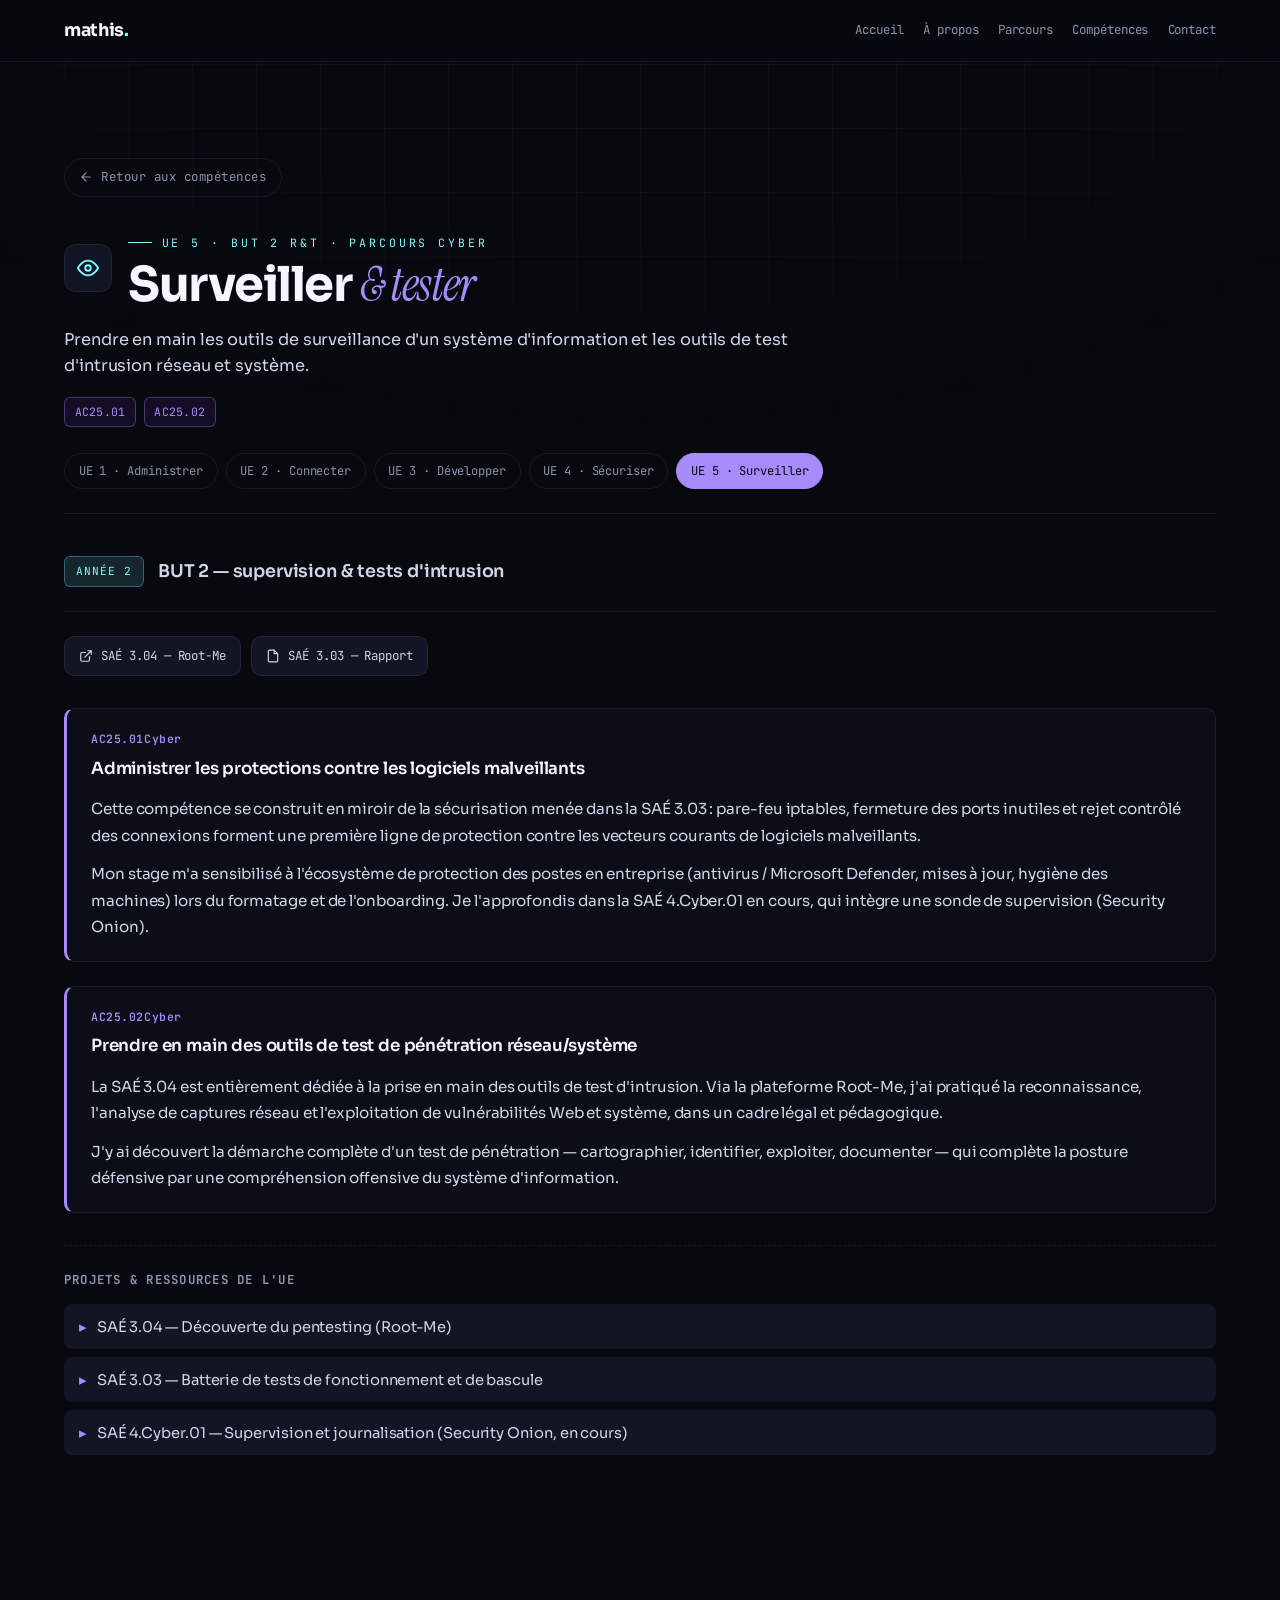
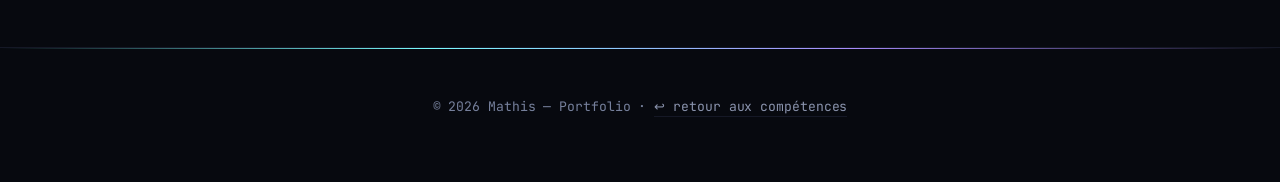
<file: ue5.html>
<!DOCTYPE html>
<html lang="fr" data-theme="dark">
<head>
<meta charset="UTF-8" />
<meta name="viewport" content="width=device-width, initial-scale=1.0" />
<title>Surveiller & tester un SI · UE 5 · Parcours Cyber — Mathis Halter</title>
<meta name="description" content="UE 5 — AC25, SAÉ 3.04 (pentest Root-Me), supervision et tests d'intrusion." />
<meta name="theme-color" content="#07090f" />
<link rel="icon" href="data:image/svg+xml,<svg xmlns=%22http://www.w3.org/2000/svg%22 viewBox=%220 0 100 100%22><text y=%22.9em%22 font-size=%2290%22>⚡</text></svg>" />
<link rel="preconnect" href="https://fonts.googleapis.com">
<link rel="preconnect" href="https://fonts.gstatic.com" crossorigin>
<link href="https://fonts.googleapis.com/css2?family=Instrument+Serif:ital@0;1&family=JetBrains+Mono:wght@300;400;500;600&family=Sora:wght@300;400;500;600;700;800&display=swap" rel="stylesheet">
<style>
/* ============================================
   1. DESIGN TOKENS — Variables CSS
   ============================================ */
:root {
  /* Couleurs dark (par défaut) */
  --bg-0: #07090f;
  --bg-1: #0b0e17;
  --bg-2: #121624;
  --bg-3: #1a2033;
  --surface: rgba(18, 22, 36, 0.6);
  --surface-hi: rgba(26, 32, 51, 0.85);
  --border: rgba(120, 140, 200, 0.12);
  --border-hi: rgba(120, 200, 255, 0.35);
  --text-0: #f4f7ff;
  --text-1: #cfd6e8;
  --text-2: #8a93ad;
  --text-3: #76809c; /* contraste relevé (~4.6:1 sur --bg-0) */
  --accent: #7afcff;      /* cyan néon */
  --accent-2: #a78bfa;    /* violet */
  --accent-3: #34d399;    /* vert subtil */
  --accent-warn: #fbbf24;
  --glow: rgba(122, 252, 255, 0.35);
  --glow-soft: rgba(122, 252, 255, 0.12);
  --grid: rgba(120, 140, 200, 0.06);
  --noise-opacity: 0.035;
}
[data-theme="light"] {
  --bg-0: #f5f6fa;
  --bg-1: #ffffff;
  --bg-2: #eef1f8;
  --bg-3: #e1e6f2;
  --surface: rgba(255, 255, 255, 0.7);
  --surface-hi: rgba(255, 255, 255, 0.95);
  --border: rgba(20, 30, 60, 0.1);
  --border-hi: rgba(20, 60, 120, 0.3);
  --text-0: #0b1024;
  --text-1: #2c3550;
  --text-2: #525c7a;
  --text-3: #5f6880; /* contraste relevé (~4.6:1 sur --bg-0 clair) */
  --accent: #0891b2;
  --accent-2: #7c3aed;
  --accent-3: #059669;
  --glow: rgba(8, 145, 178, 0.25);
  --glow-soft: rgba(8, 145, 178, 0.08);
  --grid: rgba(20, 30, 60, 0.05);
  --noise-opacity: 0.025;
}

/* ============================================
   2. RESET + BASE
   ============================================ */
*, *::before, *::after { box-sizing: border-box; margin: 0; padding: 0; }
html { -webkit-text-size-adjust: 100%; }
@media (prefers-reduced-motion: no-preference) {
  html { scroll-behavior: smooth; }
}
html.is-loading, html.is-loading body { overflow: hidden; }

body {
  font-family: 'Sora', -apple-system, sans-serif;
  background: var(--bg-0);
  color: var(--text-1);
  line-height: 1.65;
  overflow-x: hidden;
  font-weight: 400;
  letter-spacing: -0.005em;
  transition: background 0.5s ease, color 0.5s ease;
}

/* Grille de fond subtile (techy) */
body::before {
  content: '';
  position: fixed;
  inset: 0;
  background-image:
    linear-gradient(var(--grid) 1px, transparent 1px),
    linear-gradient(90deg, var(--grid) 1px, transparent 1px);
  background-size: 64px 64px;
  pointer-events: none;
  z-index: 0;
  mask-image: radial-gradient(ellipse 80% 60% at 50% 0%, #000 30%, transparent 80%);
}
/* Grain noise overlay */
body::after {
  content: '';
  position: fixed;
  inset: 0;
  pointer-events: none;
  z-index: 1;
  opacity: var(--noise-opacity);
  background-image: url("data:image/svg+xml;utf8,<svg aria-hidden="true" viewBox='0 0 200 200' xmlns='http://www.w3.org/2000/svg'><filter id='n'><feTurbulence type='fractalNoise' baseFrequency='0.9' numOctaves='2' stitchTiles='stitch'/></filter><rect width='100%25' height='100%25' filter='url(%23n)'/></svg>");
  mix-blend-mode: overlay;
}

img { max-width: 100%; display: block; }
a { color: inherit; text-decoration: none; }
button { font: inherit; color: inherit; background: none; border: none; cursor: pointer; }

::selection { background: var(--accent); color: var(--bg-0); }

/* Focus clavier visible (le focus souris reste discret via :focus-visible) */
:focus { outline: none; }
:focus-visible {
  outline: 2px solid var(--accent);
  outline-offset: 3px;
  border-radius: 4px;
}
.btn:focus-visible, .nav-link:focus-visible, .nav-tool:focus-visible,
.pdf-btn:focus-visible, .contact-link:focus-visible, .comp-header:focus-visible {
  outline: 2px solid var(--accent);
  outline-offset: 3px;
}

/* Scrollbar */
::-webkit-scrollbar { width: 10px; height: 10px; }
::-webkit-scrollbar-track { background: var(--bg-0); }
::-webkit-scrollbar-thumb {
  background: var(--bg-3);
  border-radius: 10px;
  border: 2px solid var(--bg-0);
}
::-webkit-scrollbar-thumb:hover { background: var(--accent); }

/* ============================================
   3. CURSOR CUSTOM
   ============================================ */
.cursor-dot, .cursor-ring {
  position: fixed;
  top: 0; left: 0;
  pointer-events: none;
  z-index: 9999;
  transform: translate(-50%, -50%);
  mix-blend-mode: difference;
}
.cursor-dot {
  width: 6px; height: 6px;
  background: var(--accent);
  border-radius: 50%;
  transition: opacity 0.2s;
  will-change: transform;
}
.cursor-ring {
  width: 36px; height: 36px;
  border: 1.5px solid var(--accent);
  border-radius: 50%;
  transition: width 0.25s, height 0.25s, border-color 0.25s, opacity 0.2s;
  opacity: 0.7;
  will-change: transform;
}
.cursor-ring.is-hover {
  width: 64px; height: 64px;
  border-color: var(--accent-2);
  background: rgba(167, 139, 250, 0.08);
}
@media (hover: none), (pointer: coarse) {
  .cursor-dot, .cursor-ring { display: none; }
  * { cursor: auto !important; }
}
body { cursor: none; }
a, button, [role="button"], input, textarea { cursor: none; }

/* ============================================
   4. LOADER D'INTRO
   ============================================ */
.loader {
  position: fixed; inset: 0;
  z-index: 10000;
  background: var(--bg-0);
  display: flex; flex-direction: column;
  align-items: center; justify-content: center;
  gap: 1.5rem;
  transition: opacity 0.8s ease, visibility 0.8s ease;
}
.loader.hidden { opacity: 0; visibility: hidden; }
.loader-logo {
  font-family: 'JetBrains Mono', monospace;
  font-size: 1.25rem;
  color: var(--text-2);
  letter-spacing: 0.2em;
  display: flex;
  gap: 0.5rem;
  align-items: baseline;
}
.loader-logo span { color: var(--accent); }
.loader-bar {
  width: min(280px, 60vw);
  height: 2px;
  background: var(--bg-2);
  overflow: hidden;
  position: relative;
}
.loader-bar::after {
  content: '';
  position: absolute;
  inset: 0;
  background: linear-gradient(90deg, transparent, var(--accent), var(--accent-2), transparent);
  animation: loaderSlide 1.5s ease-in-out infinite;
}
@keyframes loaderSlide {
  0% { transform: translateX(-100%); }
  100% { transform: translateX(100%); }
}
.loader-text {
  font-family: 'JetBrains Mono', monospace;
  font-size: 0.7rem;
  color: var(--text-3);
  letter-spacing: 0.3em;
  text-transform: uppercase;
}

/* ============================================
   5. SCROLL PROGRESS BAR
   ============================================ */
.scroll-progress {
  position: fixed;
  top: 0; left: 0;
  height: 2px;
  width: 100%;
  background: linear-gradient(90deg, var(--accent), var(--accent-2));
  z-index: 999;
  transform: scaleX(0);
  transform-origin: left;
  will-change: transform;
  box-shadow: 0 0 10px var(--glow);
}

/* ============================================
   6. NAVIGATION
   ============================================ */
.nav {
  position: fixed;
  top: 1.5rem;
  left: 50%;
  transform: translateX(-50%);
  z-index: 100;
  display: flex;
  align-items: center;
  gap: 0.5rem;
  padding: 0.5rem 0.6rem 0.5rem 1.25rem;
  background: rgba(11, 14, 23, 0.7);
  backdrop-filter: blur(20px) saturate(180%);
  -webkit-backdrop-filter: blur(20px) saturate(180%);
  border: 1px solid var(--border);
  border-radius: 999px;
  box-shadow: 0 8px 32px rgba(0, 0, 0, 0.4), inset 0 1px 0 rgba(255, 255, 255, 0.04);
  font-family: 'JetBrains Mono', monospace;
  font-size: 0.78rem;
  letter-spacing: 0.02em;
  animation: navSlideDown 0.8s cubic-bezier(0.16, 1, 0.3, 1) 1.5s both;
}
@keyframes navSlideDown {
  from { transform: translateX(-50%) translateY(-120%); opacity: 0; }
  to { transform: translateX(-50%) translateY(0); opacity: 1; }
}
[data-theme="light"] .nav {
  background: rgba(255, 255, 255, 0.7);
  box-shadow: 0 8px 32px rgba(0, 0, 0, 0.08);
}
.nav-brand {
  font-weight: 600;
  color: var(--text-0);
  padding-right: 1rem;
  margin-right: 0.25rem;
  border-right: 1px solid var(--border);
  display: flex;
  align-items: center;
  gap: 0.5rem;
}
.nav-brand::before {
  content: '';
  width: 8px; height: 8px;
  border-radius: 50%;
  background: var(--accent-3);
  box-shadow: 0 0 8px var(--accent-3);
  animation: pulse 2s ease-in-out infinite;
}
@keyframes pulse {
  0%, 100% { opacity: 1; }
  50% { opacity: 0.3; }
}
.nav-list { display: flex; list-style: none; gap: 0.1rem; }
.nav-link {
  color: var(--text-2);
  padding: 0.5rem 0.85rem;
  border-radius: 999px;
  transition: color 0.2s, background 0.2s;
  position: relative;
  overflow: hidden;
}
.nav-link::after {
  content: '';
  position: absolute;
  bottom: 4px; left: 50%; right: 50%;
  height: 2px;
  background: var(--accent);
  border-radius: 1px;
  transition: left 0.3s, right 0.3s;
}
.nav-link:hover::after, .nav-link.active::after { left: 12px; right: 12px; }
.nav-link:hover { color: var(--text-0); background: var(--bg-3); }
.nav-link.active { color: var(--accent); background: rgba(122, 252, 255, 0.08); }
.nav-tools { display: flex; gap: 0.25rem; padding-left: 0.5rem; margin-left: 0.25rem; border-left: 1px solid var(--border); }
.nav-tool {
  width: 34px; height: 34px;
  border-radius: 50%;
  display: grid;
  place-items: center;
  color: var(--text-2);
  transition: color 0.2s, background 0.2s, transform 0.2s;
  font-size: 0.7rem;
  font-weight: 600;
}
.nav-tool:hover { color: var(--accent); background: var(--bg-3); transform: scale(1.05); }
.nav-tool svg { width: 16px; height: 16px; }

/* Mobile nav menu (hamburger) */
.nav-toggle { display: none; }
@media (max-width: 720px) {
  .nav { padding: 0.5rem 0.6rem; gap: 0.25rem; }
  .nav-list { display: none; }
  .nav-list.open {
    display: flex;
    flex-direction: column;
    position: absolute;
    top: calc(100% + 0.75rem);
    left: 0; right: 0;
    background: rgba(11, 14, 23, 0.95);
    backdrop-filter: blur(20px);
    border: 1px solid var(--border);
    border-radius: 16px;
    padding: 0.5rem;
    gap: 0.1rem;
  }
  [data-theme="light"] .nav-list.open { background: rgba(255, 255, 255, 0.97); }
  .nav-toggle { display: grid; }
}

/* ============================================
   7. LAYOUT GLOBAL
   ============================================ */
.container {
  max-width: 1200px;
  margin: 0 auto;
  padding: 0 1.5rem;
  position: relative;
  z-index: 2;
}
section { position: relative; z-index: 2; }
/* Lazy-rendering : le navigateur ne calcule pas le layout/paint des sections hors écran */
section.section-pad {
  content-visibility: auto;
  contain-intrinsic-size: auto 1000px;
}
.section-pad { padding: 7rem 0; }
.section-pad-sm { padding: 5rem 0; }

.eyebrow {
  font-family: 'JetBrains Mono', monospace;
  font-size: 0.72rem;
  letter-spacing: 0.25em;
  text-transform: uppercase;
  color: var(--accent);
  display: inline-flex;
  align-items: center;
  gap: 0.6rem;
  margin-bottom: 1.25rem;
}
.eyebrow::before {
  content: '';
  width: 24px; height: 1px;
  background: var(--accent);
}

.section-title {
  font-family: 'Sora', sans-serif;
  font-size: clamp(2rem, 4.5vw, 3.4rem);
  font-weight: 700;
  line-height: 1.05;
  letter-spacing: -0.03em;
  color: var(--text-0);
  margin-bottom: 1rem;
}
.section-title em {
  font-family: 'Instrument Serif', serif;
  font-style: italic;
  font-weight: 400;
  color: var(--accent);
}
.section-sub {
  color: var(--text-2);
  font-size: 1.05rem;
  max-width: 640px;
  margin-bottom: 3rem;
}

/* ============================================
   8. HERO
   ============================================ */
.hero {
  min-height: 100vh;
  display: flex;
  align-items: center;
  position: relative;
  padding: 8rem 0 4rem;
  overflow: hidden;
}
.hero-bg {
  position: absolute;
  inset: 0;
  z-index: 0;
}
#globe-canvas {
  position: absolute;
  top: 50%; right: -10%;
  transform: translateY(-50%);
  width: 75vmin; height: 75vmin;
  z-index: 0;
  pointer-events: none;
  opacity: 0.95;
}
.hero-gradient {
  position: absolute;
  inset: 0;
  background:
    radial-gradient(ellipse 60% 50% at 80% 50%, var(--glow-soft), transparent 70%),
    radial-gradient(ellipse 50% 40% at 20% 30%, rgba(167, 139, 250, 0.08), transparent 70%);
  z-index: 0;
}
.hero-content {
  position: relative;
  z-index: 2;
  max-width: 700px;
}
.hero-status {
  display: inline-flex;
  align-items: center;
  gap: 0.6rem;
  padding: 0.4rem 0.85rem;
  background: var(--surface);
  border: 1px solid var(--border);
  border-radius: 999px;
  font-family: 'JetBrains Mono', monospace;
  font-size: 0.72rem;
  color: var(--text-2);
  margin-bottom: 1.5rem;
  backdrop-filter: blur(10px);
}
.hero-status .dot {
  width: 6px; height: 6px;
  border-radius: 50%;
  background: var(--accent-3);
  box-shadow: 0 0 10px var(--accent-3);
  animation: pulse 2s ease-in-out infinite;
}
.hero h1 {
  font-family: 'Sora', sans-serif;
  font-size: clamp(2.75rem, 8vw, 5.5rem);
  font-weight: 800;
  line-height: 0.98;
  letter-spacing: -0.04em;
  color: var(--text-0);
  margin-bottom: 1rem;
}
.hero h1 .accent {
  font-family: 'Instrument Serif', serif;
  font-style: italic;
  font-weight: 400;
  color: var(--accent);
  position: relative;
  white-space: nowrap;
}
.hero h1 .accent::after {
  content: '';
  position: absolute;
  left: 0; right: 0; bottom: -0.05em;
  height: 3px;
  background: linear-gradient(90deg, transparent, var(--accent), transparent);
  opacity: 0.5;
}
.hero-subtitle {
  font-family: 'JetBrains Mono', monospace;
  font-size: clamp(0.85rem, 1.6vw, 1rem);
  color: var(--text-2);
  margin-bottom: 1.5rem;
  letter-spacing: 0.02em;
  min-height: 1.65em; /* réserve la hauteur : pas de layout shift quand le texte se vide */
}
.hero-subtitle .typed-cursor {
  display: inline-block;
  width: 9px; height: 1em;
  background: var(--accent);
  vertical-align: text-bottom;
  margin-left: 2px;
  animation: blink 1s steps(2) infinite;
}
@keyframes blink { 50% { opacity: 0; } }
.hero-desc {
  font-size: 1.1rem;
  color: var(--text-1);
  margin-bottom: 2.5rem;
  max-width: 540px;
}

/* Boutons */
.btn-row { display: flex; gap: 1rem; flex-wrap: wrap; }
.btn {
  display: inline-flex;
  align-items: center;
  gap: 0.6rem;
  padding: 0.95rem 1.6rem;
  border-radius: 999px;
  font-family: 'JetBrains Mono', monospace;
  font-size: 0.85rem;
  font-weight: 500;
  letter-spacing: 0.02em;
  transition: transform 0.25s, box-shadow 0.25s, background 0.25s, color 0.25s, border-color 0.25s;
  position: relative;
  overflow: hidden;
  border: 1px solid transparent;
}
.btn-primary {
  background: var(--accent);
  color: var(--bg-0);
  box-shadow: 0 0 0 0 var(--glow);
}
.btn-primary:hover {
  transform: translateY(-2px);
  box-shadow: 0 10px 30px var(--glow);
}
.btn-primary::after {
  content: '';
  position: absolute;
  top: 0; left: -100%;
  width: 100%; height: 100%;
  background: linear-gradient(90deg, transparent, rgba(255,255,255,0.3), transparent);
  transition: left 0.6s;
}
.btn-primary:hover::after { left: 100%; }
.btn-ghost {
  background: var(--surface);
  color: var(--text-0);
  border-color: var(--border);
  backdrop-filter: blur(10px);
}
.btn-ghost:hover {
  border-color: var(--border-hi);
  background: var(--surface-hi);
  transform: translateY(-2px);
}
.btn-arrow {
  width: 1em; height: 1em;
  transition: transform 0.25s;
}
.btn:hover .btn-arrow { transform: translateX(3px); }

/* Hero stats en bas */
.hero-stats {
  position: absolute;
  bottom: 3rem;
  left: 1.5rem;
  right: 1.5rem;
  max-width: 1200px;
  margin: 0 auto;
  display: flex;
  justify-content: space-between;
  gap: 2rem;
  font-family: 'JetBrains Mono', monospace;
  font-size: 0.72rem;
  color: var(--text-3);
  letter-spacing: 0.1em;
  z-index: 2;
}
.hero-stats .scroll-hint {
  display: flex;
  align-items: center;
  gap: 0.5rem;
}
.hero-stats .scroll-hint .line {
  display: inline-block;
  width: 30px; height: 1px;
  background: var(--text-3);
  position: relative;
  overflow: hidden;
}
.hero-stats .scroll-hint .line::after {
  content: '';
  position: absolute;
  inset: 0;
  background: var(--accent);
  animation: scrollLine 2s ease-in-out infinite;
}
@keyframes scrollLine {
  0% { transform: translateX(-100%); }
  50% { transform: translateX(0); }
  100% { transform: translateX(100%); }
}
@media (max-width: 640px) {
  #globe-canvas { width: 90vmin; height: 90vmin; right: -30%; top: 60%; opacity: 0.5; }
  .hero-stats { position: relative; bottom: auto; flex-direction: column; gap: 0.5rem; margin-top: 3rem; }
}

/* ============================================
   9. CARDS, CARDS, CARDS
   ============================================ */
.card {
  background: var(--surface);
  border: 1px solid var(--border);
  border-radius: 16px;
  padding: 1.75rem;
  backdrop-filter: blur(20px) saturate(150%);
  -webkit-backdrop-filter: blur(20px) saturate(150%);
  position: relative;
  overflow: hidden;
  transition: transform 0.3s, border-color 0.3s, box-shadow 0.3s;
}
.card::before {
  content: '';
  position: absolute;
  inset: 0;
  background: radial-gradient(circle 200px at var(--mx, 50%) var(--my, 50%), var(--glow-soft), transparent 70%);
  opacity: 0;
  transition: opacity 0.3s;
  pointer-events: none;
}
.card:hover {
  border-color: var(--border-hi);
  transform: translateY(-4px);
  box-shadow: 0 20px 60px rgba(0,0,0,0.4);
}
.card:hover::before { opacity: 1; }

/* ============================================
   10. ABOUT / Qui suis-je
   ============================================ */
.about-grid {
  display: grid;
  grid-template-columns: 1.1fr 0.9fr;
  gap: 4rem;
  align-items: start;
}
@media (max-width: 900px) { .about-grid { grid-template-columns: 1fr; gap: 2.5rem; } }
.about-text p {
  font-size: 1.15rem;
  color: var(--text-1);
  margin-bottom: 1.25rem;
  line-height: 1.75;
}
.about-text p .highlight {
  color: var(--accent);
  font-weight: 500;
}
.about-stats {
  display: grid;
  grid-template-columns: repeat(2, 1fr);
  gap: 1rem;
}
.stat {
  padding: 1.5rem;
  background: var(--surface);
  border: 1px solid var(--border);
  border-radius: 14px;
  backdrop-filter: blur(10px);
  position: relative;
  overflow: hidden;
  transition: transform 0.3s, border-color 0.3s, box-shadow 0.3s;
}
.stat::before {
  content: '';
  position: absolute;
  inset: 0;
  background: radial-gradient(circle at 50% 0%, var(--glow-soft), transparent 70%);
  opacity: 0;
  transition: opacity 0.3s;
}
.stat:hover::before { opacity: 1; }
.stat:hover {
  transform: translateY(-4px);
  border-color: var(--border-hi);
  box-shadow: 0 12px 40px rgba(0,0,0,0.3);
}
.stat-value {
  font-family: 'Sora', sans-serif;
  font-size: 2.5rem;
  font-weight: 700;
  color: var(--text-0);
  line-height: 1;
  margin-bottom: 0.4rem;
  letter-spacing: -0.03em;
  display: flex;
  align-items: baseline;
  gap: 0.2rem;
  transition: color 0.3s;
}
.stat:hover .stat-value { color: var(--accent); }
.stat-value .unit {
  font-size: 1.25rem;
  color: var(--accent);
  font-weight: 500;
}
.stat-label {
  font-family: 'JetBrains Mono', monospace;
  font-size: 0.72rem;
  color: var(--text-2);
  letter-spacing: 0.05em;
}

/* ============================================
   11. SKILLS GRID
   ============================================ */
.skills-grid {
  display: grid;
  grid-template-columns: repeat(auto-fit, minmax(260px, 1fr));
  gap: 1.25rem;
  margin-top: 3rem;
}
.skill-card {
  padding: 2rem;
}
.skill-card .skill-icon {
  width: 44px; height: 44px;
  border-radius: 12px;
  background: linear-gradient(135deg, var(--accent), var(--accent-2));
  display: grid;
  place-items: center;
  margin-bottom: 1.25rem;
  color: var(--bg-0);
  box-shadow: 0 8px 20px var(--glow);
}
.skill-card .skill-icon svg { width: 22px; height: 22px; }
.skill-card h3 {
  font-family: 'Sora', sans-serif;
  font-size: 1.15rem;
  font-weight: 600;
  color: var(--text-0);
  margin-bottom: 0.6rem;
  letter-spacing: -0.01em;
}
.skill-card p {
  color: var(--text-2);
  font-size: 0.92rem;
  line-height: 1.6;
}
.skill-tags {
  display: flex; flex-wrap: wrap; gap: 0.4rem;
  margin-top: 1rem;
}
.skill-tag {
  font-family: 'JetBrains Mono', monospace;
  font-size: 0.7rem;
  padding: 0.25rem 0.6rem;
  border-radius: 999px;
  background: var(--bg-2);
  color: var(--text-2);
  border: 1px solid var(--border);
  display: inline-block;
  transition: background 0.2s cubic-bezier(0.34, 1.56, 0.64, 1),
              color 0.2s, border-color 0.2s, transform 0.2s cubic-bezier(0.34, 1.56, 0.64, 1),
              box-shadow 0.2s;
}
.skill-tag:hover {
  background: var(--accent);
  color: var(--bg-0);
  border-color: var(--accent);
  transform: translateY(-2px) scale(1.05);
  box-shadow: 0 4px 12px var(--glow);
}

/* ============================================
   12. TIMELINE (Parcours)
   ============================================ */
.timeline {
  position: relative;
  max-width: 800px;
  margin: 3rem auto 0;
  padding-left: 2rem;
}
.timeline::before {
  content: '';
  position: absolute;
  left: 0;
  top: 0; bottom: 0;
  width: 1px;
  background: linear-gradient(to bottom, transparent, var(--accent), var(--accent-2), transparent);
  background-size: 1px 200%;
  animation: timelineFlow 3s ease-in-out infinite;
}
@keyframes timelineFlow {
  0% { background-position: 0 -100%; }
  100% { background-position: 0 200%; }
}
.timeline-item {
  position: relative;
  padding-bottom: 2.5rem;
}
.timeline-item:last-child { padding-bottom: 0; }
.timeline-item::before {
  content: '';
  position: absolute;
  left: -2.35rem;
  top: 0.5rem;
  width: 12px; height: 12px;
  border-radius: 50%;
  background: var(--bg-0);
  border: 2px solid var(--accent);
  box-shadow: 0 0 0 4px var(--bg-0), 0 0 12px var(--glow);
  transition: box-shadow 0.4s, transform 0.4s;
}
.timeline-item.is-visible::before {
  animation: dotPop 0.5s cubic-bezier(0.34, 1.56, 0.64, 1) forwards;
}
@keyframes dotPop {
  0% { transform: scale(0); opacity: 0; }
  60% { transform: scale(1.4); }
  100% { transform: scale(1); opacity: 1; }
}
.timeline-date {
  font-family: 'JetBrains Mono', monospace;
  font-size: 0.72rem;
  letter-spacing: 0.1em;
  color: var(--accent);
  text-transform: uppercase;
  margin-bottom: 0.4rem;
}
.timeline-title {
  font-family: 'Sora', sans-serif;
  font-size: 1.25rem;
  font-weight: 600;
  color: var(--text-0);
  margin-bottom: 0.5rem;
  letter-spacing: -0.01em;
}
.timeline-desc {
  color: var(--text-2);
  font-size: 0.98rem;
  line-height: 1.65;
}

/* ============================================
   13. COMPETENCES / ACCORDION SAE
   ============================================ */
.competences-wrap {
  display: flex;
  flex-direction: column;
  gap: 1rem;
  margin-top: 3rem;
}

/* Séparateur entre tronc commun et spécialisation cyber */
.comp-divider {
  display: flex;
  align-items: center;
  gap: 1rem;
  margin: 2.5rem 0 1rem;
  font-family: 'JetBrains Mono', monospace;
  font-size: 0.72rem;
  letter-spacing: 0.25em;
  text-transform: uppercase;
  color: var(--accent-2);
}
.comp-divider::before,
.comp-divider::after {
  content: '';
  flex: 1;
  height: 1px;
  background: linear-gradient(90deg, transparent, var(--border-hi), transparent);
}
.comp-divider .badge {
  display: inline-flex;
  align-items: center;
  gap: 0.5rem;
  padding: 0.35rem 0.85rem;
  border: 1px solid var(--accent-2);
  border-radius: 999px;
  color: var(--accent-2);
  background: rgba(167, 139, 250, 0.08);
}
.comp-divider .badge svg { width: 12px; height: 12px; }

/* Variante cyber : accent violet au lieu de cyan */
.comp-card.is-cyber { border-color: rgba(167, 139, 250, 0.18); }
.comp-card.is-cyber:hover { border-color: rgba(167, 139, 250, 0.45); }
.comp-card.is-cyber .comp-icon { color: var(--accent-2); }
.comp-card.is-cyber.is-open .comp-icon { background: var(--accent-2); color: var(--bg-0); }
.comp-card.is-cyber.is-open .comp-chevron { background: var(--accent-2); }
.comp-card.is-cyber .ac-item { border-left-color: var(--accent-2); }
.comp-card.is-cyber .ac-code { color: var(--accent-2); }
.comp-card.is-cyber .pdf-btn:hover { background: var(--accent-2); border-color: var(--accent-2); }
.comp-card.is-cyber .related-projects li::before { color: var(--accent-2); }

.comp-card {
  background: var(--surface);
  border: 1px solid var(--border);
  border-radius: 18px;
  overflow: hidden;
  backdrop-filter: blur(20px) saturate(150%);
  transition: border-color 0.3s;
}
.comp-card:hover { border-color: var(--border-hi); }
.comp-header {
  display: flex;
  align-items: center;
  gap: 1.25rem;
  padding: 1.5rem 1.75rem;
  width: 100%;
  text-align: left;
  transition: background 0.25s;
  border-radius: 18px;
}
.comp-header:hover { background: var(--surface-hi); }
.comp-icon {
  flex-shrink: 0;
  width: 48px; height: 48px;
  border-radius: 12px;
  background: var(--bg-2);
  border: 1px solid var(--border);
  display: grid;
  place-items: center;
  color: var(--accent);
  transition: transform 0.3s;
}
.comp-icon svg { width: 22px; height: 22px; }
.comp-card.is-open .comp-icon { transform: rotate(8deg) scale(1.05); background: var(--accent); color: var(--bg-0); }
.comp-title-wrap { flex: 1; min-width: 0; }
.comp-title {
  font-family: 'Sora', sans-serif;
  font-size: 1.3rem;
  font-weight: 600;
  color: var(--text-0);
  letter-spacing: -0.01em;
  margin-bottom: 0.15rem;
}
.comp-subtitle {
  font-family: 'JetBrains Mono', monospace;
  font-size: 0.72rem;
  color: var(--text-2);
  letter-spacing: 0.05em;
}
.comp-chevron {
  flex-shrink: 0;
  width: 36px; height: 36px;
  border-radius: 50%;
  background: var(--bg-2);
  border: 1px solid var(--border);
  display: grid;
  place-items: center;
  color: var(--text-2);
  transition: transform 0.4s cubic-bezier(0.65, 0, 0.35, 1), background 0.3s;
}
.comp-card.is-open .comp-chevron {
  transform: rotate(180deg);
  background: var(--accent);
  color: var(--bg-0);
}

.comp-panel {
  display: grid;
  grid-template-rows: 0fr;
  transition: grid-template-rows 0.5s cubic-bezier(0.65, 0, 0.35, 1);
}
.comp-card.is-open .comp-panel { grid-template-rows: 1fr; }
.comp-panel-inner {
  overflow: hidden;
  min-height: 0;
}
.comp-panel-content {
  padding: 0.5rem 1.75rem 2rem;
  border-top: 1px solid var(--border);
  margin-top: 0;
}

/* PDF buttons */
.pdf-row {
  display: flex; flex-wrap: wrap; gap: 0.6rem;
  margin: 1.5rem 0 2rem;
}
.pdf-btn {
  display: inline-flex;
  align-items: center;
  gap: 0.5rem;
  padding: 0.55rem 0.9rem;
  background: var(--bg-2);
  border: 1px solid var(--border);
  border-radius: 10px;
  font-family: 'JetBrains Mono', monospace;
  font-size: 0.78rem;
  color: var(--text-1);
  transition: all 0.25s;
}
.pdf-btn:hover {
  background: var(--accent);
  color: var(--bg-0);
  border-color: var(--accent);
  transform: translateY(-2px);
}
.pdf-btn svg { width: 14px; height: 14px; }

/* AC items */
.ac-list { display: flex; flex-direction: column; gap: 1.5rem; }
.ac-item {
  padding: 1.25rem 1.5rem;
  background: var(--bg-1);
  border: 1px solid var(--border);
  border-left: 3px solid var(--accent);
  border-radius: 10px;
}
[data-theme="light"] .ac-item { background: var(--bg-2); }
.ac-code {
  font-family: 'JetBrains Mono', monospace;
  font-size: 0.72rem;
  color: var(--accent);
  letter-spacing: 0.05em;
  font-weight: 600;
  margin-bottom: 0.4rem;
}
.ac-title {
  font-family: 'Sora', sans-serif;
  font-size: 1.05rem;
  font-weight: 600;
  color: var(--text-0);
  margin-bottom: 0.85rem;
  letter-spacing: -0.01em;
}
.ac-text {
  font-size: 0.95rem;
  color: var(--text-1);
  line-height: 1.75;
}
.ac-text p { margin-bottom: 0.75rem; }
.ac-text p:last-child { margin-bottom: 0; }

.related-projects {
  margin-top: 2rem;
  padding-top: 1.5rem;
  border-top: 1px dashed var(--border);
}
.related-projects h4 {
  font-family: 'JetBrains Mono', monospace;
  font-size: 0.78rem;
  color: var(--text-2);
  letter-spacing: 0.1em;
  text-transform: uppercase;
  margin-bottom: 0.85rem;
}
.related-projects ul { list-style: none; display: flex; flex-direction: column; gap: 0.5rem; }
.related-projects li {
  padding: 0.65rem 0.95rem;
  background: var(--bg-2);
  border-radius: 8px;
  font-size: 0.92rem;
  color: var(--text-1);
  display: flex;
  align-items: center;
  gap: 0.6rem;
}
.related-projects li::before {
  content: '▸';
  color: var(--accent);
  flex-shrink: 0;
}

/* ============================================
   14. CONTACT
   ============================================ */
.contact-wrap {
  display: grid;
  grid-template-columns: 1fr 1fr;
  gap: 4rem;
  align-items: start;
}
@media (max-width: 800px) { .contact-wrap { grid-template-columns: 1fr; gap: 2rem; } }
.contact-info { display: flex; flex-direction: column; gap: 1rem; }
.contact-link {
  display: flex;
  align-items: center;
  gap: 1rem;
  padding: 1.25rem;
  background: var(--surface);
  border: 1px solid var(--border);
  border-radius: 14px;
  transition: transform 0.3s cubic-bezier(0.34, 1.56, 0.64, 1), border-color 0.3s, box-shadow 0.3s;
}
.contact-link:hover {
  transform: translateX(8px) scale(1.01);
  box-shadow: -4px 0 20px var(--glow-soft);
  border-color: var(--accent);
}
.contact-link-icon {
  width: 40px; height: 40px;
  border-radius: 10px;
  background: var(--bg-2);
  display: grid;
  place-items: center;
  color: var(--accent);
  flex-shrink: 0;
  transition: transform 0.3s cubic-bezier(0.34, 1.56, 0.64, 1), background 0.3s, color 0.3s;
}
.contact-link:hover .contact-link-icon {
  background: var(--accent);
  color: var(--bg-0);
  transform: rotate(10deg) scale(1.1);
}
.contact-link-icon svg { width: 18px; height: 18px; }
.contact-link-label {
  font-family: 'JetBrains Mono', monospace;
  font-size: 0.7rem;
  color: var(--text-3);
  letter-spacing: 0.1em;
  text-transform: uppercase;
}
.contact-link-value {
  font-size: 1rem;
  color: var(--text-0);
  font-weight: 500;
}

.contact-form {
  background: var(--surface);
  border: 1px solid var(--border);
  border-radius: 18px;
  padding: 2rem;
  backdrop-filter: blur(20px);
  display: flex;
  flex-direction: column;
  gap: 1rem;
}
.contact-form label {
  display: block;
  font-family: 'JetBrains Mono', monospace;
  font-size: 0.7rem;
  color: var(--text-2);
  letter-spacing: 0.1em;
  text-transform: uppercase;
  margin-bottom: 0.4rem;
}
.contact-form input,
.contact-form textarea {
  width: 100%;
  padding: 0.85rem 1rem;
  background: var(--bg-1);
  border: 1px solid var(--border);
  border-radius: 10px;
  color: var(--text-0);
  font-family: 'Sora', sans-serif;
  font-size: 0.95rem;
  transition: border-color 0.25s, background 0.25s;
}
[data-theme="light"] .contact-form input, [data-theme="light"] .contact-form textarea { background: var(--bg-2); }
.contact-form input:focus,
.contact-form textarea:focus {
  outline: none;
  border-color: var(--accent);
  box-shadow: 0 0 0 3px var(--glow-soft);
}
.contact-form textarea { resize: vertical; min-height: 120px; }
.contact-form button {
  margin-top: 0.5rem;
  padding: 1rem;
  background: var(--accent);
  color: var(--bg-0);
  border: none;
  border-radius: 10px;
  font-family: 'JetBrains Mono', monospace;
  font-size: 0.85rem;
  font-weight: 600;
  letter-spacing: 0.05em;
  transition: background 0.25s, transform 0.25s, box-shadow 0.25s;
}
.contact-form button:hover {
  transform: translateY(-2px);
  box-shadow: 0 10px 30px var(--glow);
}

/* ============================================
   15. FOOTER
   ============================================ */
footer {
  border-top: 1px solid var(--border);
  padding: 3rem 0 2rem;
  font-family: 'JetBrains Mono', monospace;
  font-size: 0.8rem;
  color: var(--text-3);
  margin-top: 4rem;
}
.footer-grid {
  display: flex;
  justify-content: space-between;
  align-items: center;
  gap: 1rem;
  flex-wrap: wrap;
}
.footer-grid .made-with { display: flex; align-items: center; gap: 0.5rem; }
.footer-grid .made-with .heart { color: var(--accent); animation: pulse 2s ease-in-out infinite; }

/* ============================================
   16. REVEAL ANIMATIONS
   ============================================ */
.reveal {
  opacity: 0;
  transform: translateY(40px) scale(0.98);
  transition: opacity 0.9s cubic-bezier(0.16, 1, 0.3, 1), transform 0.9s cubic-bezier(0.16, 1, 0.3, 1);
}
.reveal.is-visible {
  opacity: 1;
  transform: translateY(0) scale(1);
}
.reveal-stagger > * {
  opacity: 0;
  transform: translateY(20px);
  transition: opacity 0.7s cubic-bezier(0.16, 1, 0.3, 1), transform 0.7s cubic-bezier(0.16, 1, 0.3, 1);
}
.reveal-stagger.is-visible > * { opacity: 1; transform: translateY(0); }
.reveal-stagger.is-visible > *:nth-child(1) { transition-delay: 0.05s; }
.reveal-stagger.is-visible > *:nth-child(2) { transition-delay: 0.15s; }
.reveal-stagger.is-visible > *:nth-child(3) { transition-delay: 0.25s; }
.reveal-stagger.is-visible > *:nth-child(4) { transition-delay: 0.35s; }
.reveal-stagger.is-visible > *:nth-child(5) { transition-delay: 0.45s; }
.reveal-stagger.is-visible > *:nth-child(6) { transition-delay: 0.55s; }

@media (prefers-reduced-motion: reduce) {
  *, *::before, *::after {
    animation-duration: 0.01ms !important;
    transition-duration: 0.01ms !important;
  }
  .reveal, .reveal-stagger > * { opacity: 1; transform: none; }
}

/* ============================================
   17. AURORA / NEBULA BG
   ============================================ */
.aurora-layer {
  position: fixed;
  inset: 0;
  z-index: 0;
  pointer-events: none;
  overflow: hidden;
}
.aurora-blob {
  position: absolute;
  border-radius: 50%;
  filter: blur(80px);
  opacity: 0.12;
  will-change: transform;
}
.aurora-blob-1 {
  width: 70vw; height: 55vw;
  background: radial-gradient(ellipse, #7afcff 0%, #a78bfa 60%, transparent 100%);
  top: -20%; left: -15%;
  animation: auroraFloat1 18s ease-in-out infinite;
}
.aurora-blob-2 {
  width: 55vw; height: 60vw;
  background: radial-gradient(ellipse, #a78bfa 0%, #34d399 50%, transparent 100%);
  bottom: -20%; right: -10%;
  animation: auroraFloat2 22s ease-in-out infinite;
}
.aurora-blob-3 {
  width: 40vw; height: 40vw;
  background: radial-gradient(ellipse, #7afcff 0%, transparent 70%);
  top: 40%; left: 40%;
  animation: auroraFloat3 15s ease-in-out infinite;
}
@keyframes auroraFloat1 {
  0%,100% { transform: translate(0,0) scale(1) rotate(0deg); }
  33% { transform: translate(8vw, 5vh) scale(1.08) rotate(8deg); }
  66% { transform: translate(-4vw, 10vh) scale(0.95) rotate(-5deg); }
}
@keyframes auroraFloat2 {
  0%,100% { transform: translate(0,0) scale(1) rotate(0deg); }
  40% { transform: translate(-10vw, -6vh) scale(1.12) rotate(-10deg); }
  70% { transform: translate(5vw, 4vh) scale(0.9) rotate(6deg); }
}
@keyframes auroraFloat3 {
  0%,100% { transform: translate(0,0) scale(1); opacity: 0.07; }
  50% { transform: translate(-6vw, 8vh) scale(1.2); opacity: 0.13; }
}
[data-theme="light"] .aurora-blob { opacity: 0.07; }

/* ============================================
   18. HERO GLITCH EFFECT
   ============================================ */
.hero h1 .accent {
  --glitch-color: var(--accent);
}
.hero h1 .accent.glitch-active::before,
.hero h1 .accent.glitch-active::after {
  content: attr(data-text);
  position: absolute;
  left: 0; top: 0;
  white-space: nowrap;
}
.hero h1 .accent.glitch-active::before {
  color: var(--accent-2);
  clip-path: polygon(0 20%, 100% 20%, 100% 40%, 0 40%);
  transform: translate(-3px, 0);
  animation: glitchSlice1 0.3s steps(1) forwards;
}
.hero h1 .accent.glitch-active::after {
  color: #34d399;
  clip-path: polygon(0 60%, 100% 60%, 100% 80%, 0 80%);
  transform: translate(3px, 0);
  animation: glitchSlice2 0.3s steps(1) forwards;
}
@keyframes glitchSlice1 {
  0% { transform: translate(-3px, 0); }
  33% { transform: translate(3px, 0); }
  66% { transform: translate(-1px, 0); }
  100% { transform: translate(0, 0); opacity: 0; }
}
@keyframes glitchSlice2 {
  0% { transform: translate(3px, 0); }
  33% { transform: translate(-3px, 0); }
  66% { transform: translate(1px, 0); }
  100% { transform: translate(0, 0); opacity: 0; }
}

/* ============================================
   19. FLOATING CARDS
   ============================================ */
.card-float {
  animation: cardFloat var(--float-dur, 6s) ease-in-out infinite;
  animation-delay: var(--float-delay, 0s);
}
@keyframes cardFloat {
  0%,100% { transform: translateY(0px) rotate(0deg); }
  50% { transform: translateY(-8px) rotate(0.5deg); }
}
.card:hover { animation-play-state: paused; }

/* ============================================
   20. SCAN LINE EFFECT ON HERO
   ============================================ */
.hero::after {
  content: '';
  position: absolute;
  inset: 0;
  background: repeating-linear-gradient(
    0deg,
    transparent,
    transparent 2px,
    rgba(122, 252, 255, 0.012) 2px,
    rgba(122, 252, 255, 0.012) 4px
  );
  pointer-events: none;
  z-index: 1;
  animation: scanMove 8s linear infinite;
}
@keyframes scanMove {
  0% { background-position: 0 0; }
  100% { background-position: 0 100px; }
}

/* ============================================
   21. EYEBROW ANIMATED UNDERLINE
   ============================================ */
.eyebrow::before {
  animation: eyebrowLine 2s ease-in-out infinite alternate;
}
@keyframes eyebrowLine {
  0% { width: 16px; opacity: 0.5; }
  100% { width: 32px; opacity: 1; }
}

/* ============================================
   22. FOOTER GRADIENT BORDER
   ============================================ */
footer {
  position: relative;
  overflow: hidden;
}
footer::before {
  content: '';
  position: absolute;
  top: 0; left: 0; right: 0;
  height: 1px;
  background: linear-gradient(90deg, transparent, var(--accent), var(--accent-2), transparent);
  animation: footerLine 4s ease-in-out infinite;
}
@keyframes footerLine {
  0%,100% { opacity: 0.3; transform: scaleX(0.8); }
  50% { opacity: 1; transform: scaleX(1); }
}

@keyframes statBounce {
  0% { transform: scale(1); }
  40% { transform: scale(1.06) translateY(-4px); }
  70% { transform: scale(0.97); }
  100% { transform: scale(1); }
}

/* ============================================
   23. TILT 3D
   ============================================ */
[data-tilt] {
  transform-style: preserve-3d;
  transform: perspective(1000px);
  transition: transform 0.1s ease-out;
}
[data-tilt] > * {
  transform: translateZ(0);
  transition: transform 0.1s ease-out;
}
[data-tilt]:hover > * {
  transform: translateZ(10px);
}

/* ============================================
   24. PARTICLES BURST ON CLICK
   ============================================ */
.particle-burst {
  position: fixed;
  pointer-events: none;
  z-index: 9998;
  width: 6px; height: 6px;
  border-radius: 50%;
  background: var(--accent);
}

/* ============================================
   25. RESPONSIVE ≤ 480px (petits mobiles, 375px)
   ============================================ */
@media (max-width: 480px) {
  .container { padding: 0 1.1rem; }
  .section-pad { padding: 4.5rem 0; }
  .section-pad-sm { padding: 3.5rem 0; }
  .nav { top: 0.75rem; max-width: calc(100vw - 1.5rem); }
  .nav-brand { padding-right: 0.6rem; font-size: 0.85rem; }
  .about-stats { grid-template-columns: 1fr 1fr; gap: 0.75rem; }
  .stat { padding: 1.1rem; }
  .stat-value { font-size: 2rem; }
  .comp-header { padding: 1.1rem 1.15rem; gap: 0.85rem; }
  .comp-icon { width: 40px; height: 40px; }
  .comp-title { font-size: 1.1rem; }
  .comp-panel-content { padding: 0.5rem 1.15rem 1.5rem; }
  .ac-item { padding: 1rem 1.1rem; }
  .contact-form { padding: 1.4rem; }
  .btn { padding: 0.85rem 1.3rem; font-size: 0.8rem; }
  /* Le tilt 3D et le float n'apportent rien au tactile */
  .card-float { animation: none; }
}

/* ============================================
   26. PREFERS-REDUCED-MOTION — complément
   ============================================ */
@media (prefers-reduced-motion: reduce) {
  .card-float, .aurora-blob, .hero::after,
  .timeline::before, .eyebrow::before, footer::before,
  .nav-brand::before, .hero-status .dot, .footer-grid .made-with .heart,
  .loader-bar::after, .hero-stats .scroll-hint .line::after,
  .typed-cursor {
    animation: none !important;
  }
  .nav { animation: none; opacity: 1; transform: translateX(-50%); }
}

/* ============================================
   X. PAGES UE — navigation intégrée (1 fichier)
   ============================================ */
#ue-pages { display: none; position: relative; z-index: 1; }
#ue-pages.is-active { display: block; }
.ue-page { display: none; padding: 8rem 0 6rem; }
.ue-page.is-current { display: block; animation: ue-fade 0.5s cubic-bezier(0.16,1,0.3,1) both; }
@keyframes ue-fade { from { opacity: 0; transform: translateY(16px); } to { opacity: 1; transform: none; } }

.ue-back {
  display: inline-flex; align-items: center; gap: 0.5rem;
  font-family: 'JetBrains Mono', monospace; font-size: 0.78rem; letter-spacing: 0.04em;
  color: var(--text-2); text-decoration: none;
  padding: 0.5rem 0.9rem; border: 1px solid var(--border); border-radius: 999px;
  transition: color .2s, border-color .2s, background .2s;
}
.ue-back:hover { color: var(--text-0); border-color: var(--border-hi); background: var(--surface-hi); }
.ue-back svg { width: 14px; height: 14px; }

.ue-top { margin: 1.8rem 0 1.4rem; }
.ue-top-row { display: flex; align-items: center; gap: 1rem; }
.ue-top-row .comp-icon { flex: 0 0 auto; }
.ue-eyebrow { margin-bottom: 0.5rem; }
.ue-title { font-family: 'Sora', sans-serif; font-size: clamp(1.9rem, 4.5vw, 3rem); font-weight: 700; line-height: 1.05; letter-spacing: -0.03em; color: var(--text-0); }
.ue-title em { font-family: 'Instrument Serif', serif; font-style: italic; font-weight: 400; color: var(--accent); }
.ue-lead { color: var(--text-1); font-size: 1.02rem; line-height: 1.6; max-width: 64ch; margin-top: 1rem; }

.ue-ac-tags { display: flex; flex-wrap: wrap; gap: 0.5rem; margin-top: 1.1rem; }
.ue-ac-tag {
  font-family: 'JetBrains Mono', monospace; font-size: 0.72rem; letter-spacing: 0.02em;
  padding: 0.3rem 0.6rem; border: 1px solid var(--border-hi); border-radius: 6px;
  color: var(--accent); background: var(--glow-soft);
}

.ue-switch {
  display: flex; flex-wrap: wrap; gap: 0.5rem;
  margin: 1.6rem 0 2.6rem; padding-bottom: 1.5rem; border-bottom: 1px solid var(--border);
}
.ue-pill {
  font-family: 'JetBrains Mono', monospace; font-size: 0.76rem;
  padding: 0.45rem 0.85rem; border: 1px solid var(--border); border-radius: 999px;
  color: var(--text-2); text-decoration: none; transition: all .2s; white-space: nowrap;
}
.ue-pill:hover { color: var(--text-0); border-color: var(--border-hi); }
.ue-pill.is-current { color: var(--bg-0); background: var(--accent); border-color: var(--accent); }
.ue-pill.is-cyber.is-current { background: var(--accent-2); border-color: var(--accent-2); }

.ue-year { margin-bottom: 3rem; }
.ue-year-head { display: flex; align-items: center; gap: 0.9rem; margin-bottom: 1.5rem; }
.ue-year-badge {
  font-family: 'JetBrains Mono', monospace; font-size: 0.7rem; letter-spacing: 0.08em; text-transform: uppercase;
  padding: 0.34rem 0.7rem; border-radius: 6px; background: var(--surface-hi); border: 1px solid var(--border); color: var(--text-2);
  white-space: nowrap;
}
.ue-year-badge.accent { color: var(--accent); border-color: var(--border-hi); background: var(--glow-soft); }
.ue-year-head h2 { font-family: 'Sora', sans-serif; font-size: 1.1rem; font-weight: 600; color: var(--text-1); letter-spacing: -0.01em; }
.ue-block { padding: 0 !important; }

.stage-callout {
  margin: 1.6rem 0; padding: 1.3rem 1.4rem;
  border: 1px solid var(--border); border-left: 3px solid var(--accent-3); border-radius: 12px; background: var(--surface);
}
.stage-callout h4 { display: flex; align-items: center; gap: 0.55rem; font-family: 'Sora', sans-serif; font-size: 0.98rem; font-weight: 600; color: var(--text-0); margin-bottom: 0.7rem; }
.stage-callout h4 svg { width: 18px; height: 18px; color: var(--accent-3); flex: 0 0 auto; }
.stage-callout .tag { font-family: 'JetBrains Mono', monospace; font-size: 0.66rem; font-weight: 400; color: var(--accent-3); border: 1px solid var(--accent-3); padding: 0.16rem 0.5rem; border-radius: 5px; letter-spacing: 0.02em; }
.stage-callout p { color: var(--text-1); font-size: 0.92rem; line-height: 1.62; margin-bottom: 0.6rem; }
.stage-callout p:last-child { margin-bottom: 0; }

/* Accents cyber sur les pages UE 4 & 5 */
.ue-page.is-cyber .ue-title em,
.ue-page.is-cyber .ue-ac-tag,
.ue-page.is-cyber .ac-code,
.ue-page.is-cyber .related-projects li::before { color: var(--accent-2); }
.ue-page.is-cyber .ue-ac-tag { background: rgba(124, 58, 237, 0.10); border-color: rgba(167,139,250,0.35); }
.ue-page.is-cyber .ac-item { border-left-color: var(--accent-2); }
.ue-page.is-cyber .pdf-btn:hover { background: var(--accent-2); border-color: var(--accent-2); }

/* Hub des UE */
.ue-hub { display: grid; grid-template-columns: repeat(auto-fit, minmax(280px, 1fr)); gap: 1.1rem; margin-top: 2.2rem; }
.ue-hub-card {
  display: flex; flex-direction: column; gap: 0.75rem; padding: 1.6rem;
  border: 1px solid var(--border); border-radius: 16px; background: var(--surface);
  text-decoration: none; position: relative; overflow: hidden;
  transition: transform .25s cubic-bezier(0.16,1,0.3,1), border-color .25s, background .25s;
}
.ue-hub-card:hover { transform: translateY(-4px); border-color: var(--border-hi); background: var(--surface-hi); }
.ue-hub-card .comp-icon { width: 46px; height: 46px; }
.ue-hub-num { font-family: 'JetBrains Mono', monospace; font-size: 0.7rem; letter-spacing: 0.12em; color: var(--text-2); }
.ue-hub-title { font-family: 'Sora', sans-serif; font-size: 1.12rem; font-weight: 600; color: var(--text-0); line-height: 1.25; }
.ue-hub-sub { font-size: 0.85rem; color: var(--text-2); line-height: 1.5; flex: 1; }
.ue-hub-cta { font-family: 'JetBrains Mono', monospace; font-size: 0.76rem; color: var(--accent); display: inline-flex; align-items: center; gap: 0.45rem; margin-top: 0.2rem; }
.ue-hub-cta svg { width: 14px; height: 14px; transition: transform .2s; }
.ue-hub-card:hover .ue-hub-cta svg { transform: translateX(4px); }
.ue-hub-card.is-cyber { border-color: rgba(167, 139, 250, 0.2); }
.ue-hub-card.is-cyber:hover { border-color: rgba(167, 139, 250, 0.5); }
.ue-hub-card.is-cyber .comp-icon { color: var(--accent-2); }
.ue-hub-card.is-cyber .ue-hub-cta { color: var(--accent-2); }
.ue-hub-badge {
  position: absolute; top: 1rem; right: 1rem; font-family: 'JetBrains Mono', monospace;
  font-size: 0.6rem; letter-spacing: 0.08em; text-transform: uppercase; color: var(--accent-2);
  border: 1px solid rgba(167, 139, 250, 0.4); padding: 0.18rem 0.45rem; border-radius: 5px;
}

@media (max-width: 640px) {
  .ue-page { padding: 6.5rem 0 4rem; }
  .ue-hub { grid-template-columns: 1fr; }
  .ue-title { font-size: 1.7rem; }
  .ue-top-row { gap: 0.8rem; }
}

</style>
<link rel="stylesheet" href="ue.css">
</head>
<body>

<nav class="ue-mini-nav">
  <div class="container ue-mini-nav-inner">
    <a class="ue-mini-brand" href="index.html">mathis<span>.</span></a>
    <div class="ue-mini-links">
      <a href="index.html">Accueil</a>
      <a href="index.html#about">À propos</a>
      <a href="index.html#experience">Parcours</a>
      <a href="index.html#competences">Compétences</a>
      <a href="index.html#contact">Contact</a>
    </div>
  </div>
</nav>

<main class="ue-page-host">
<article class="ue-page is-cyber" id="ue5" aria-labelledby="ue5-title"><div class="container ue-container"><a class="ue-back" href="index.html#competences"><svg viewBox="0 0 24 24" fill="none" stroke="currentColor" stroke-width="2" stroke-linecap="round" stroke-linejoin="round"><path d="M19 12H5M12 19l-7-7 7-7"/></svg> Retour aux compétences</a><header class="ue-top"><div class="ue-top-row"><span class="comp-icon"><svg aria-hidden="true" viewBox="0 0 24 24" fill="none" stroke="currentColor" stroke-width="2" stroke-linecap="round" stroke-linejoin="round"><path d="M1 12s4-8 11-8 11 8 11 8-4 8-11 8-11-8-11-8z"/><circle cx="12" cy="12" r="3"/></svg></span><div><span class="eyebrow ue-eyebrow">UE 5 · BUT 2 R&T · Parcours Cyber</span><h1 class="ue-title" id="ue5-title">Surveiller <em>& tester</em></h1></div></div><p class="ue-lead">Prendre en main les outils de surveillance d'un système d'information et les outils de test d'intrusion réseau et système.</p><div class="ue-ac-tags"><span class="ue-ac-tag">AC25.01</span><span class="ue-ac-tag">AC25.02</span></div></header><nav class="ue-switch" aria-label="Naviguer entre les UE"><a class="ue-pill" href="ue1.html">UE 1 · Administrer</a><a class="ue-pill" href="ue2.html">UE 2 · Connecter</a><a class="ue-pill" href="ue3.html">UE 3 · Développer</a><a class="ue-pill is-cyber" href="ue4.html">UE 4 · Sécuriser</a><a class="ue-pill is-cyber is-current" href="ue5.html" aria-current="page">UE 5 · Surveiller</a></nav><section class="ue-year"><div class="ue-year-head"><span class="ue-year-badge accent">Année 2</span><h2>BUT 2 — supervision & tests d'intrusion</h2></div><div class="comp-panel-content ue-block"><div class="pdf-row"><a href="https://www.root-me.org/" class="pdf-btn" target="_blank" rel="noopener noreferrer"><svg aria-hidden="true" viewBox="0 0 24 24" fill="none" stroke="currentColor" stroke-width="2" stroke-linecap="round" stroke-linejoin="round"><path d="M18 13v6a2 2 0 0 1-2 2H5a2 2 0 0 1-2-2V8a2 2 0 0 1 2-2h6"/><polyline points="15 3 21 3 21 9"/><line x1="10" y1="14" x2="21" y2="3"/></svg> SAÉ 3.04 — Root-Me</a><a href="RAPPORT_SAE_3.03_PARTIE_SERVICE_RESEAU_HALTER_MATHIS.pdf" class="pdf-btn"><svg aria-hidden="true" viewBox="0 0 24 24" fill="none" stroke="currentColor" stroke-width="2"><path d="M14 2H6a2 2 0 0 0-2 2v16a2 2 0 0 0 2 2h12a2 2 0 0 0 2-2V8z"/><polyline points="14 2 14 8 20 8"/></svg> SAÉ 3.03 — Rapport</a></div><div class="ac-list"><div class="ac-item"><div class="ac-code">AC25.01Cyber</div><div class="ac-title">Administrer les protections contre les logiciels malveillants</div><div class="ac-text"><p>Cette compétence se construit en miroir de la sécurisation menée dans la SAÉ 3.03 : pare-feu iptables, fermeture des ports inutiles et rejet contrôlé des connexions forment une première ligne de protection contre les vecteurs courants de logiciels malveillants.</p><p>Mon stage m'a sensibilisé à l'écosystème de protection des postes en entreprise (antivirus / Microsoft Defender, mises à jour, hygiène des machines) lors du formatage et de l'onboarding. Je l'approfondis dans la SAÉ 4.Cyber.01 en cours, qui intègre une sonde de supervision (Security Onion).</p></div></div><div class="ac-item"><div class="ac-code">AC25.02Cyber</div><div class="ac-title">Prendre en main des outils de test de pénétration réseau/système</div><div class="ac-text"><p>La SAÉ 3.04 est entièrement dédiée à la prise en main des outils de test d'intrusion. Via la plateforme Root-Me, j'ai pratiqué la reconnaissance, l'analyse de captures réseau et l'exploitation de vulnérabilités Web et système, dans un cadre légal et pédagogique.</p><p>J'y ai découvert la démarche complète d'un test de pénétration — cartographier, identifier, exploiter, documenter — qui complète la posture défensive par une compréhension offensive du système d'information.</p></div></div></div><div class="related-projects"><h4>Projets &amp; ressources de l'UE</h4><ul><li>SAÉ 3.04 — Découverte du pentesting (Root-Me)</li><li>SAÉ 3.03 — Batterie de tests de fonctionnement et de bascule</li><li>SAÉ 4.Cyber.01 — Supervision et journalisation (Security Onion, en cours)</li></ul></div></div></section></div></article>
</main>

<footer class="ue-pageftr">
  <div class="container">© 2026 Mathis — Portfolio · <a href="index.html#competences">↩ retour aux compétences</a></div>
</footer>

</body>
</html>
</file>
<file: ue.css>
/* ue.css — styles pour les pages UE en mode autonome (1 fichier par UE) */
body { background: var(--bg-0); min-height: 100vh; }
.ue-page { display: block !important; padding: 6rem 0 5rem; }
.ue-page-host { min-height: 80vh; }

.ue-pill[aria-current="page"],
.ue-pill.is-current { color: var(--bg-0); background: var(--accent); border-color: var(--accent); }
.ue-pill.is-cyber[aria-current="page"],
.ue-pill.is-cyber.is-current { background: var(--accent-2); border-color: var(--accent-2); }

.ue-pageftr { padding: 3rem 0 4rem; text-align: center; color: var(--text-3); font-size: 0.82rem; font-family: 'JetBrains Mono', monospace; }
.ue-pageftr a { color: var(--text-2); text-decoration: none; border-bottom: 1px solid var(--border); padding-bottom: 1px; transition: color .2s, border-color .2s; }
.ue-pageftr a:hover { color: var(--accent); border-color: var(--accent); }

.ue-mini-nav { position: sticky; top: 0; z-index: 50; padding: 1rem 0; background: rgba(7,9,15,0.85); backdrop-filter: blur(12px); border-bottom: 1px solid var(--border); }
[data-theme="light"] .ue-mini-nav { background: rgba(245,246,250,0.85); }
.ue-mini-nav-inner { display: flex; align-items: center; justify-content: space-between; gap: 1rem; flex-wrap: wrap; }
.ue-mini-brand { font-family: 'Sora', sans-serif; font-weight: 700; color: var(--text-0); text-decoration: none; font-size: 1.1rem; letter-spacing: -0.02em; }
.ue-mini-brand span { color: var(--accent); }
.ue-mini-links { display: flex; gap: 1.2rem; flex-wrap: wrap; }
.ue-mini-links a { font-family: 'JetBrains Mono', monospace; font-size: 0.78rem; color: var(--text-2); text-decoration: none; transition: color .2s; }
.ue-mini-links a:hover { color: var(--text-0); }

html, body { cursor: auto !important; }
a, button, [role="button"], input, textarea, select, label { cursor: pointer !important; }
input[type="text"], input[type="email"], input[type="password"], input[type="search"], textarea { cursor: text !important; }
.cursor-dot, .cursor-ring { display: none !important; }
</file>
